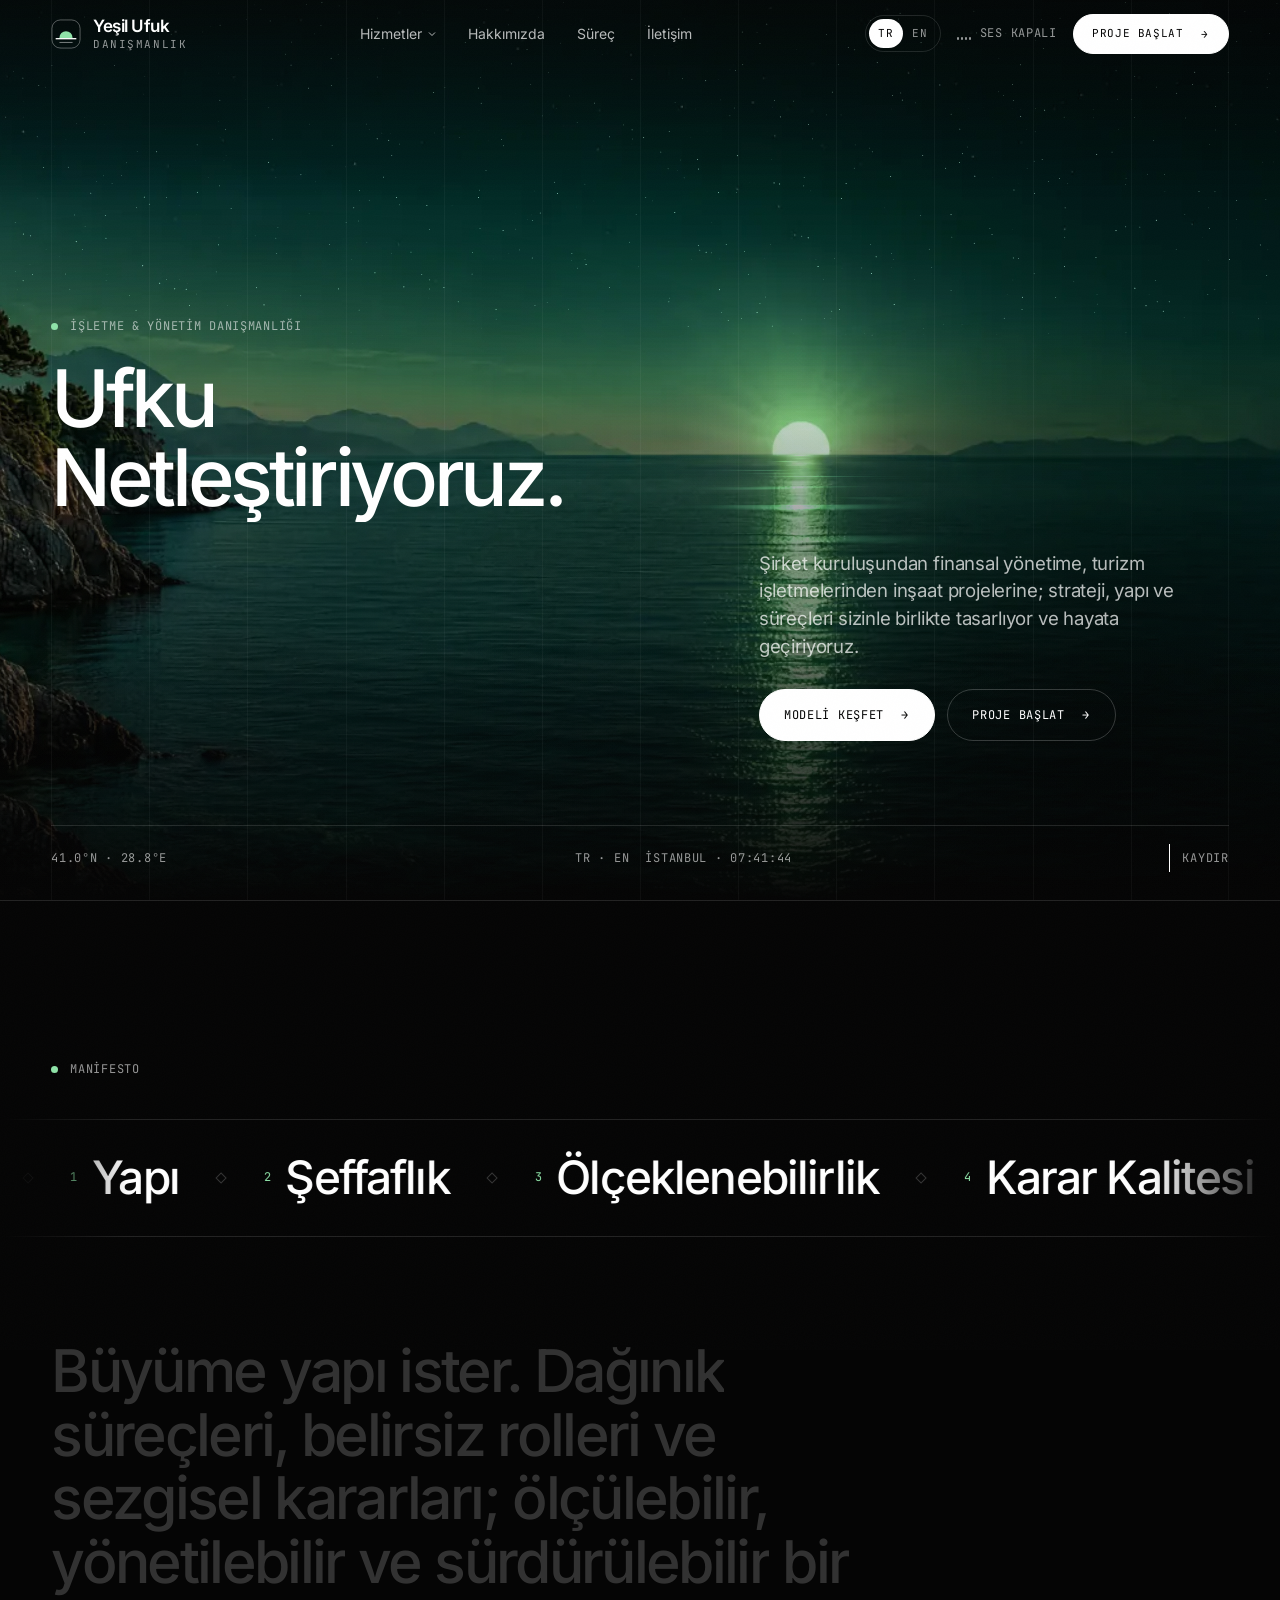
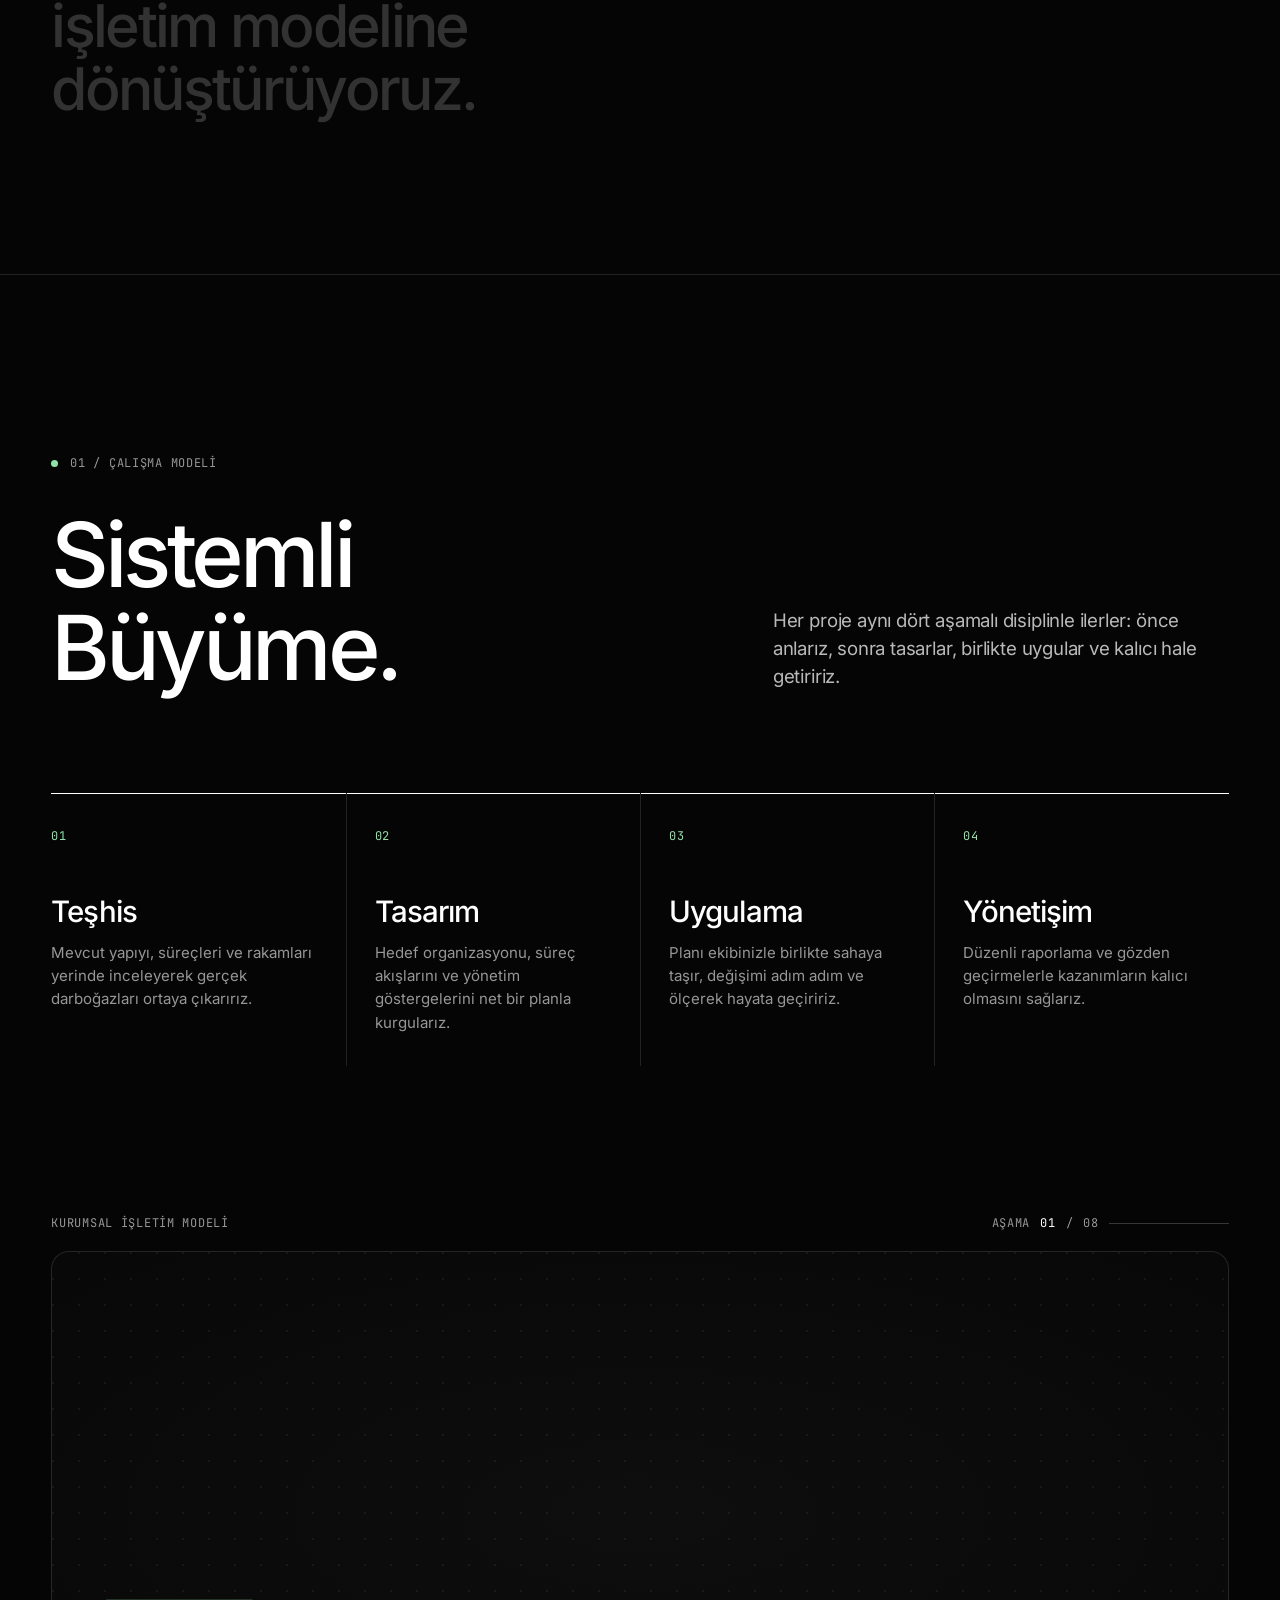
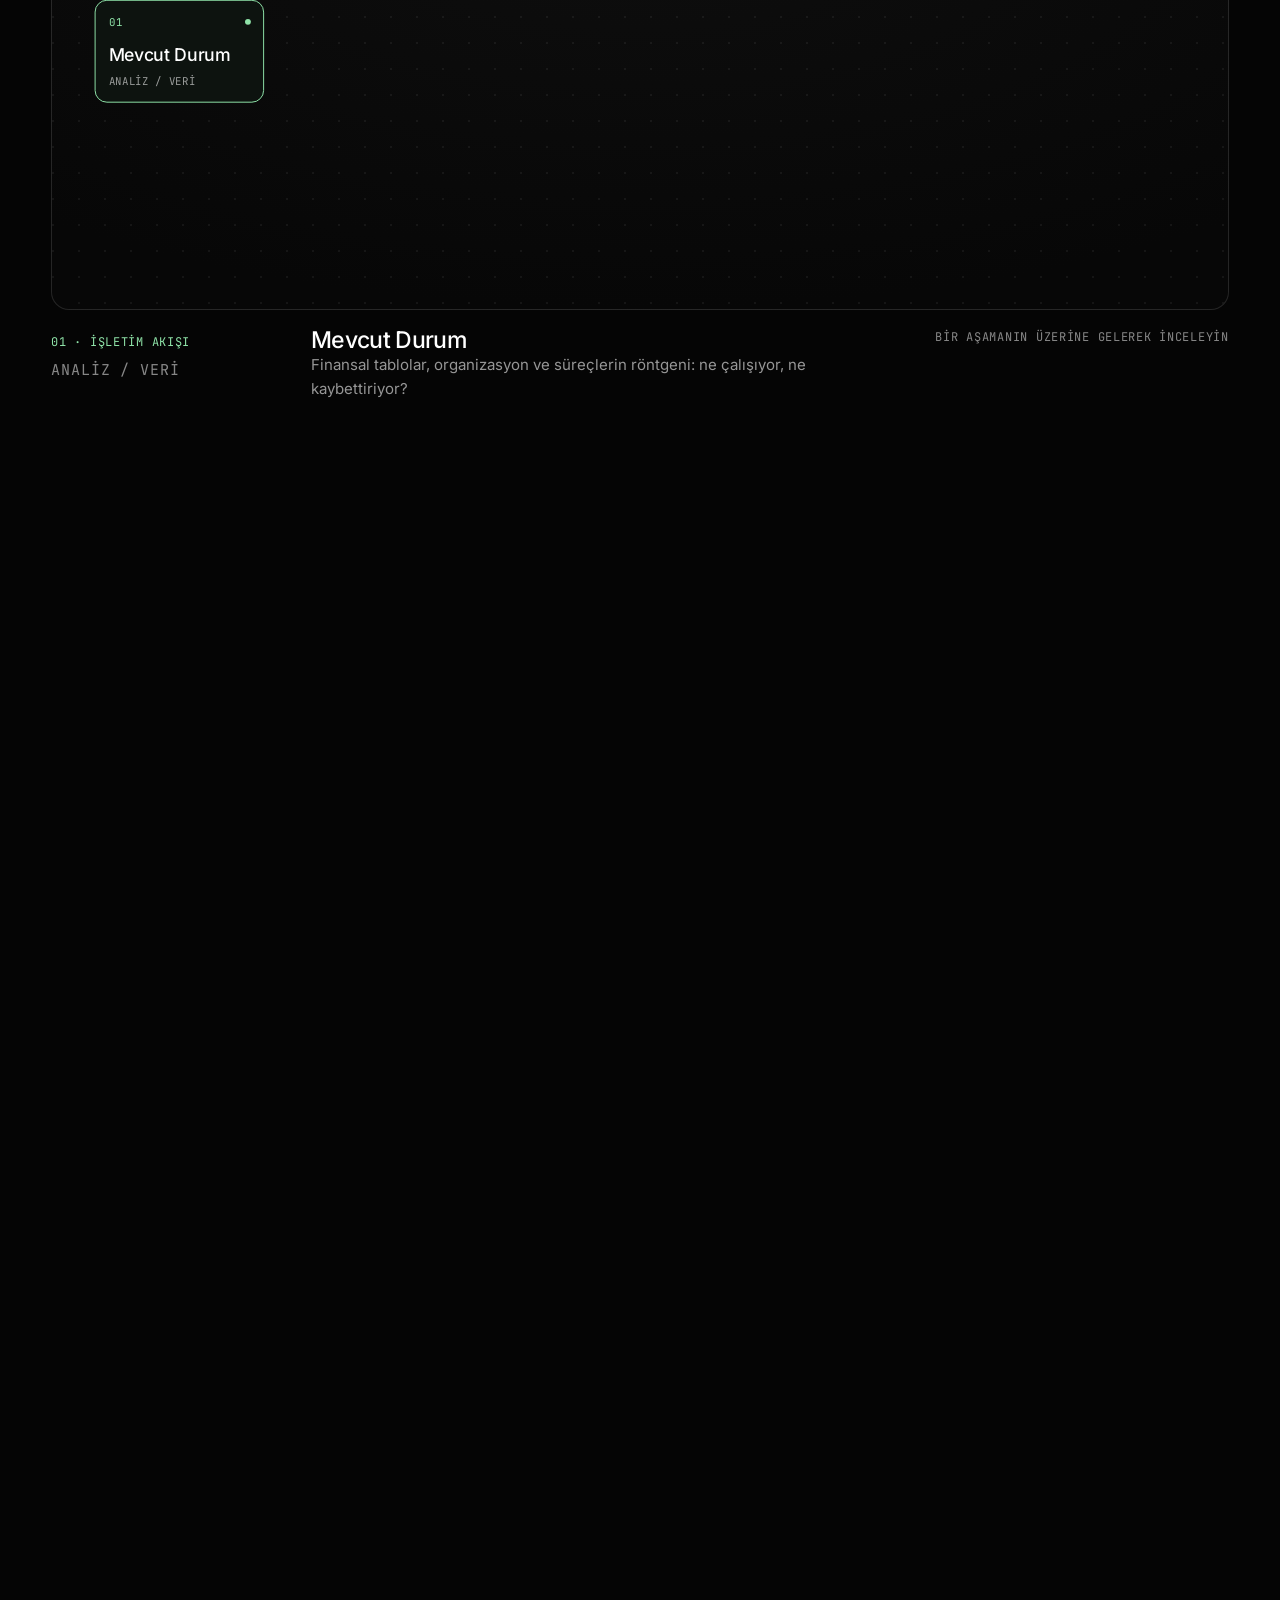
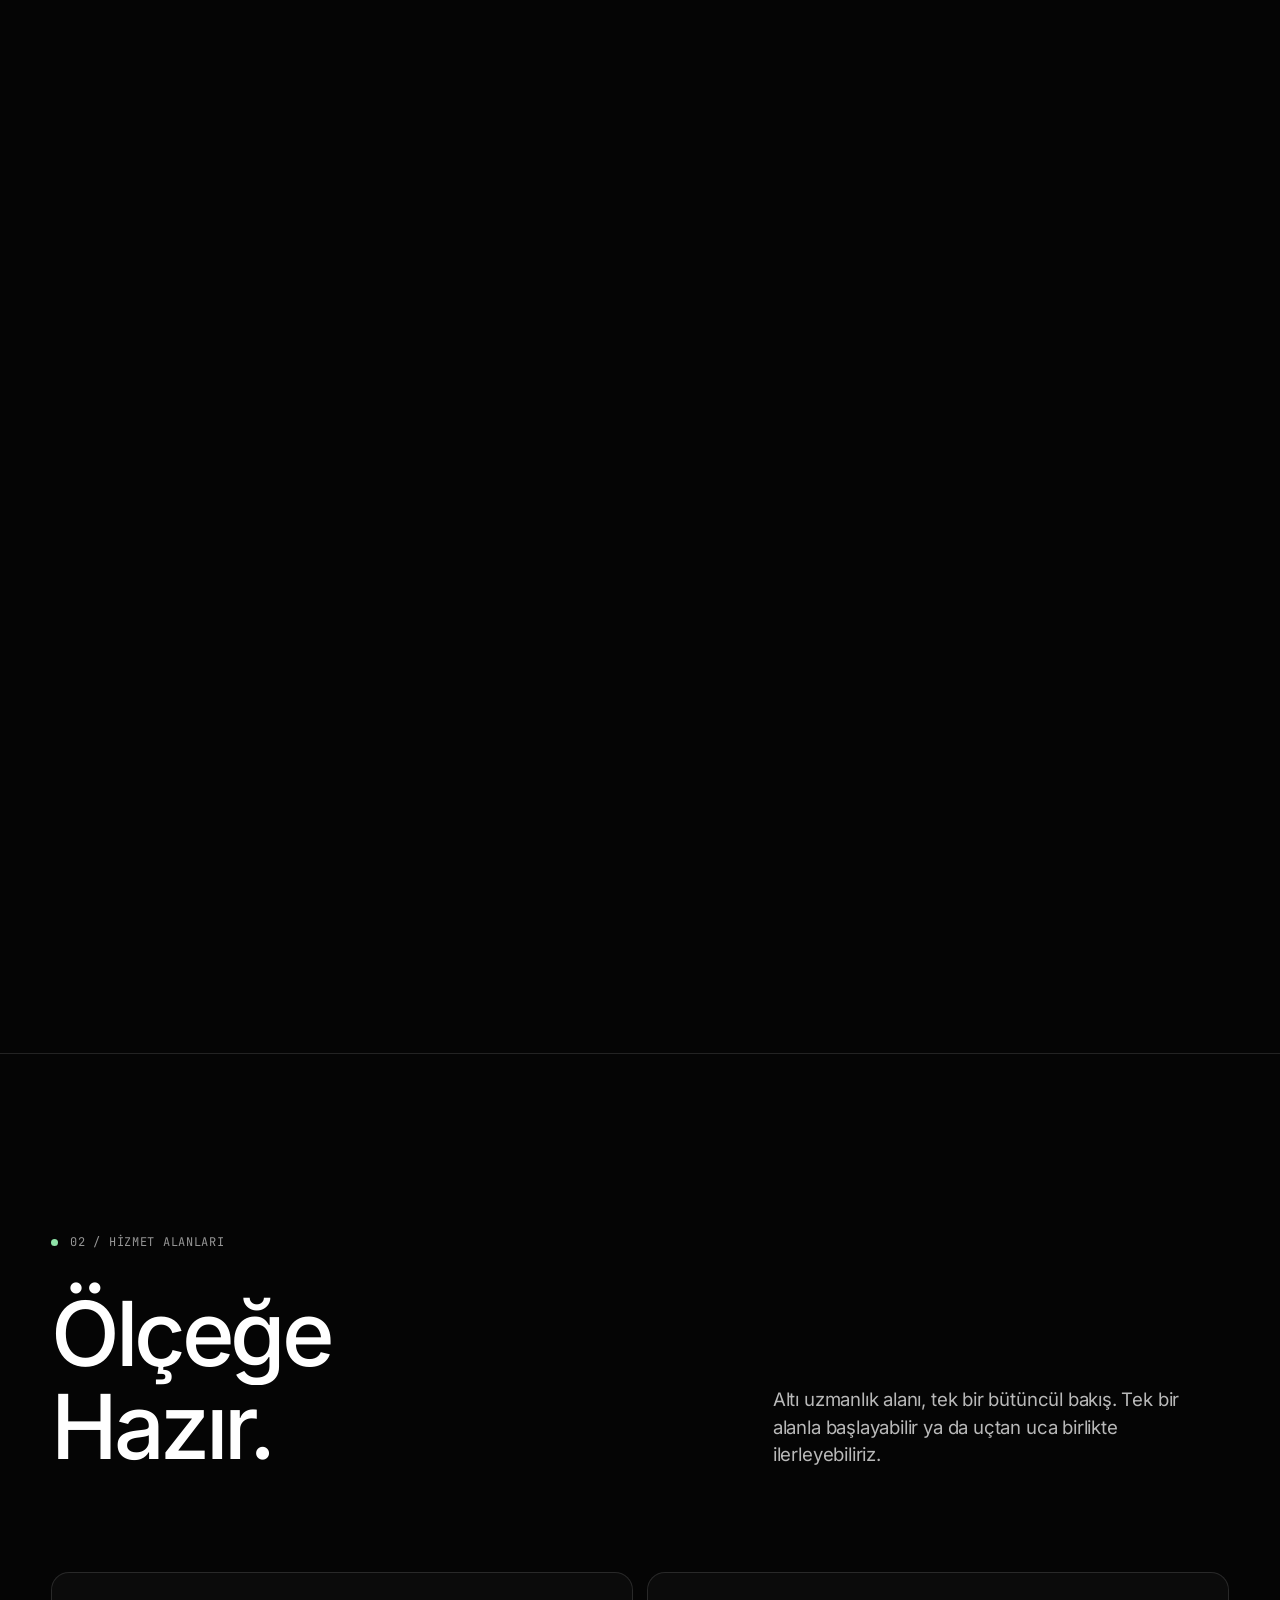
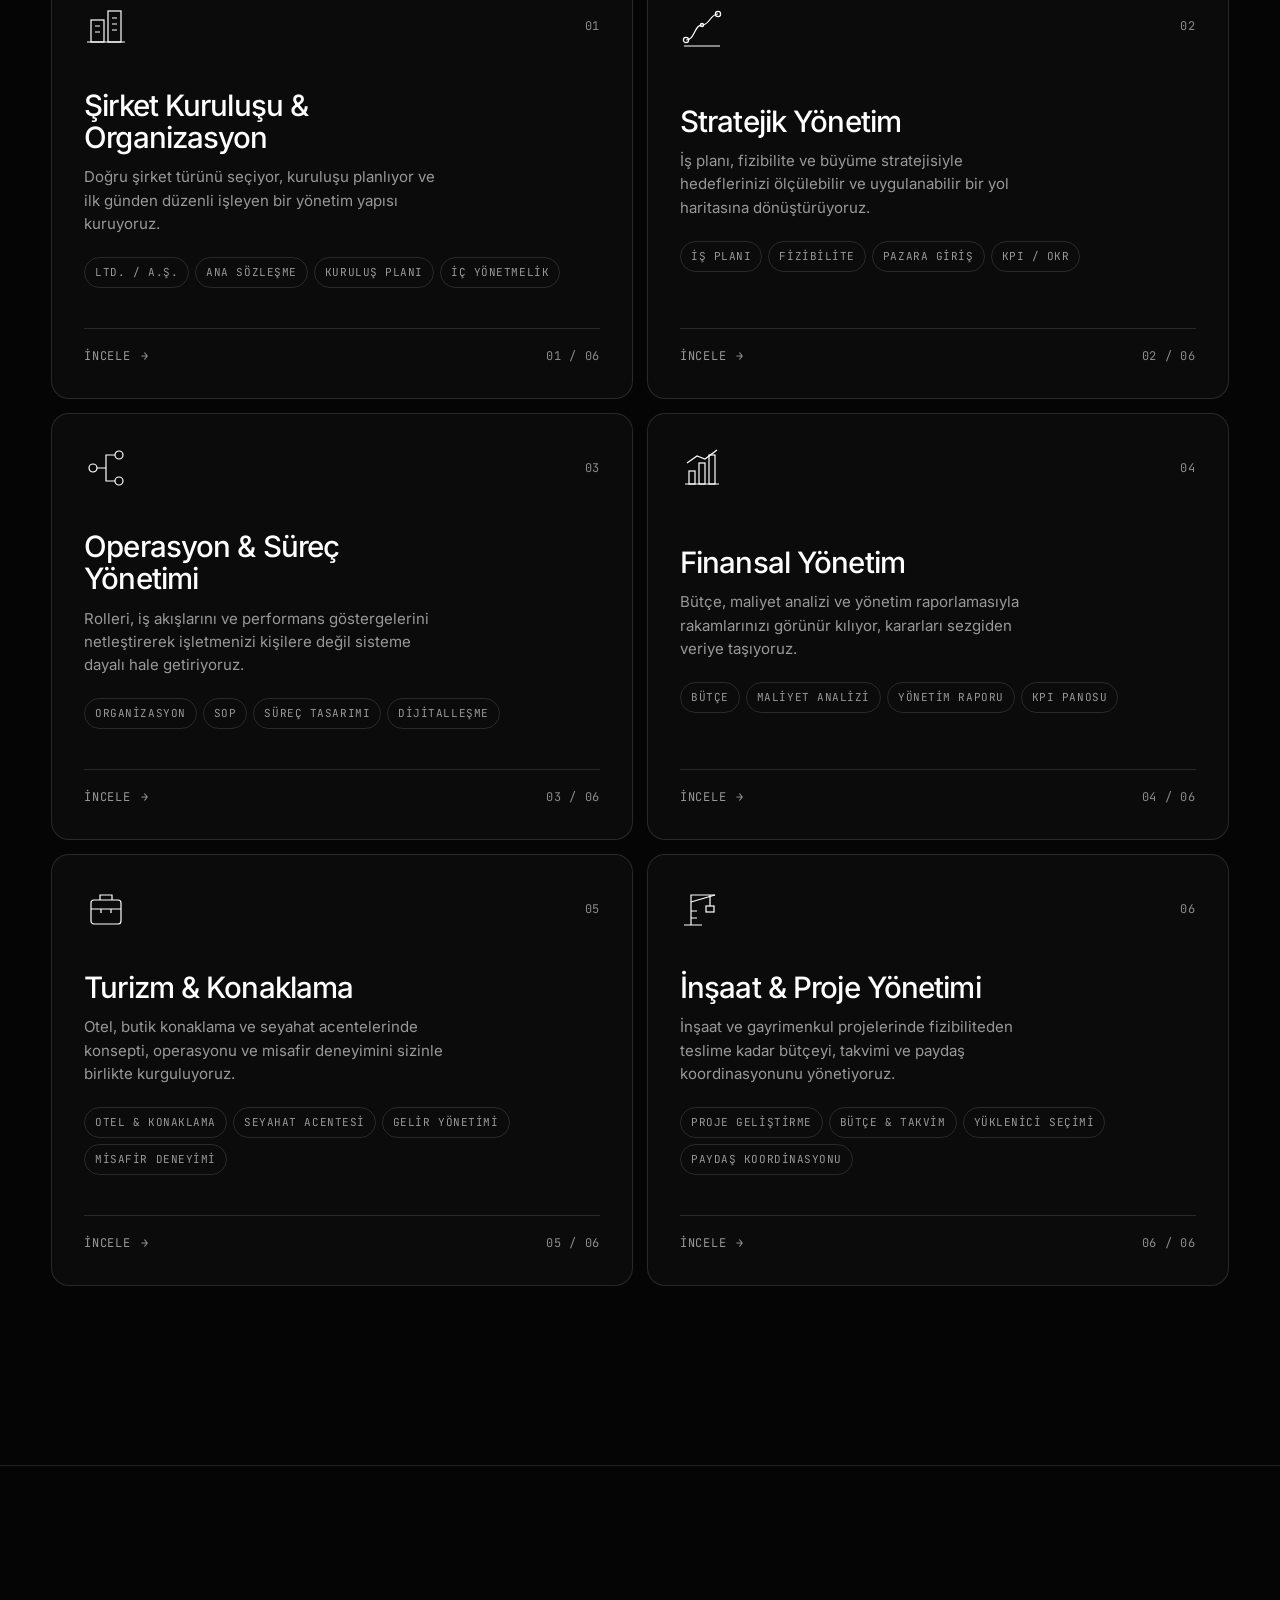
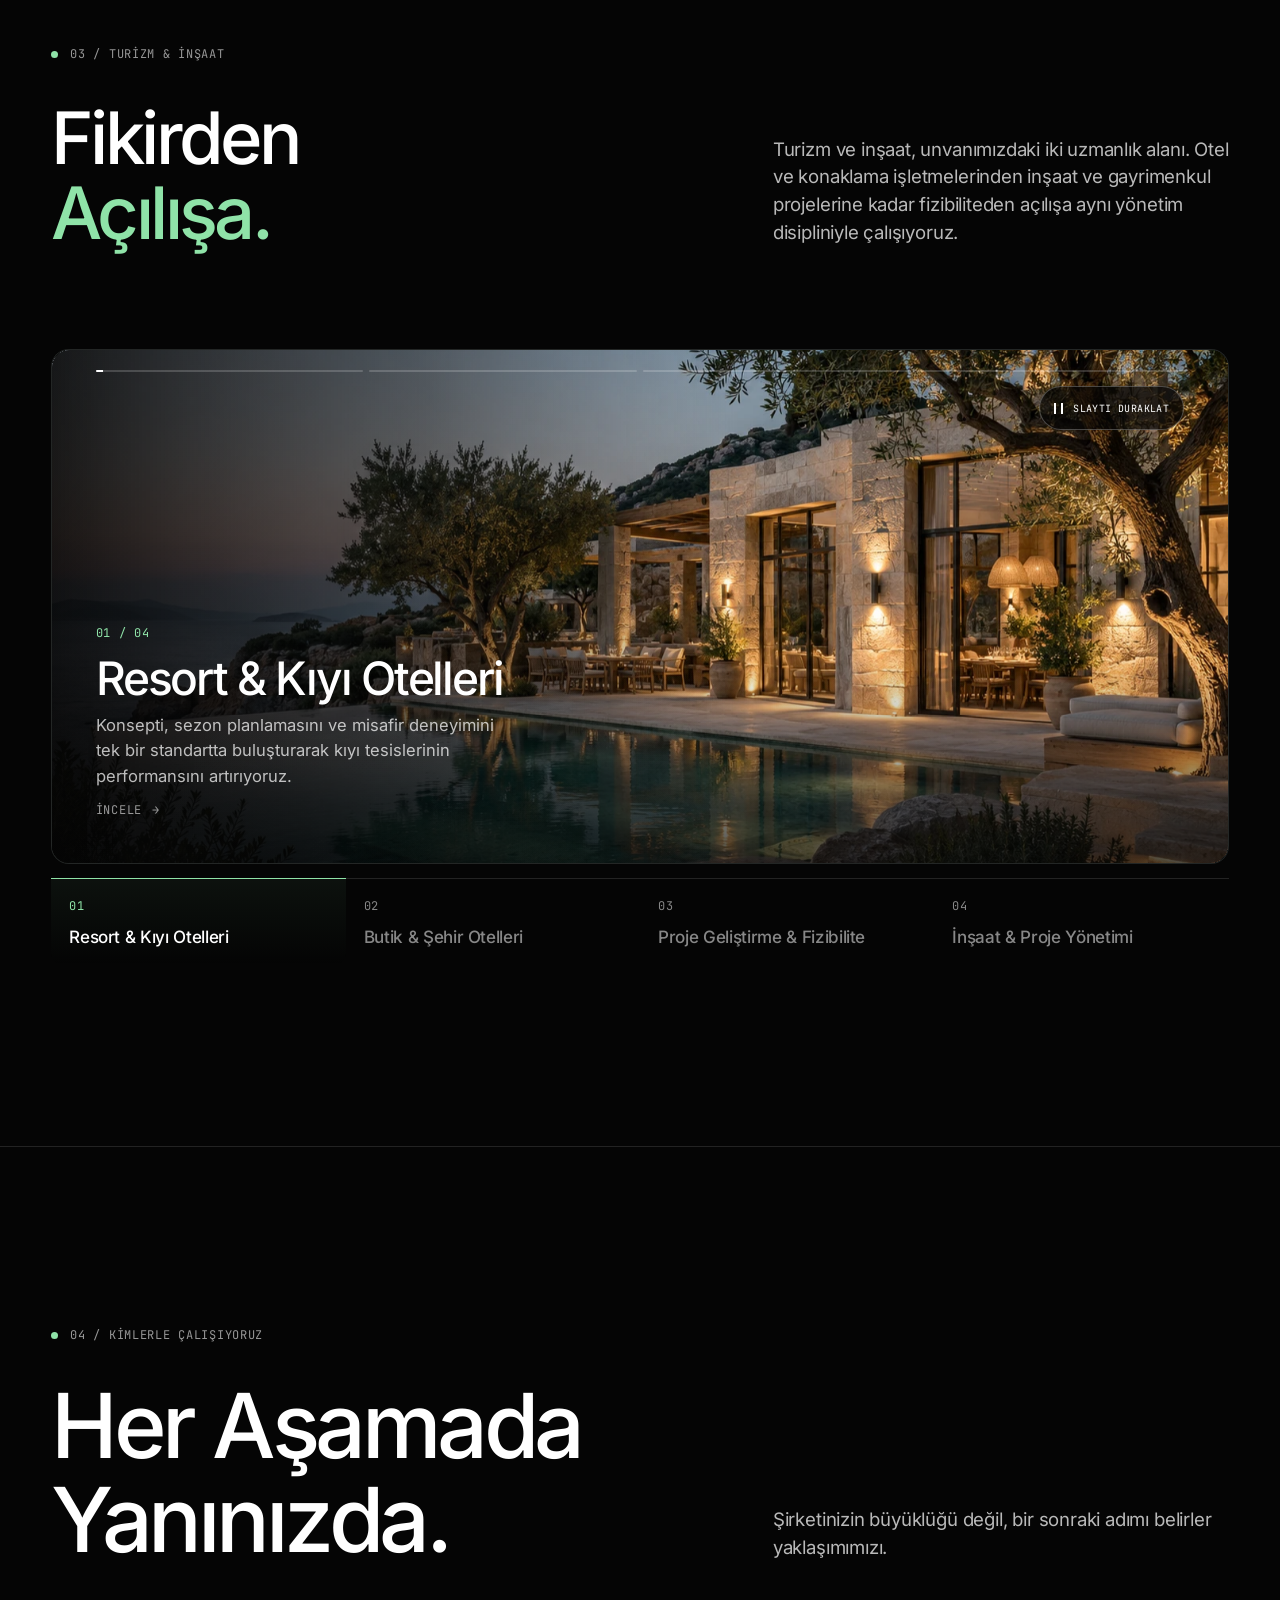
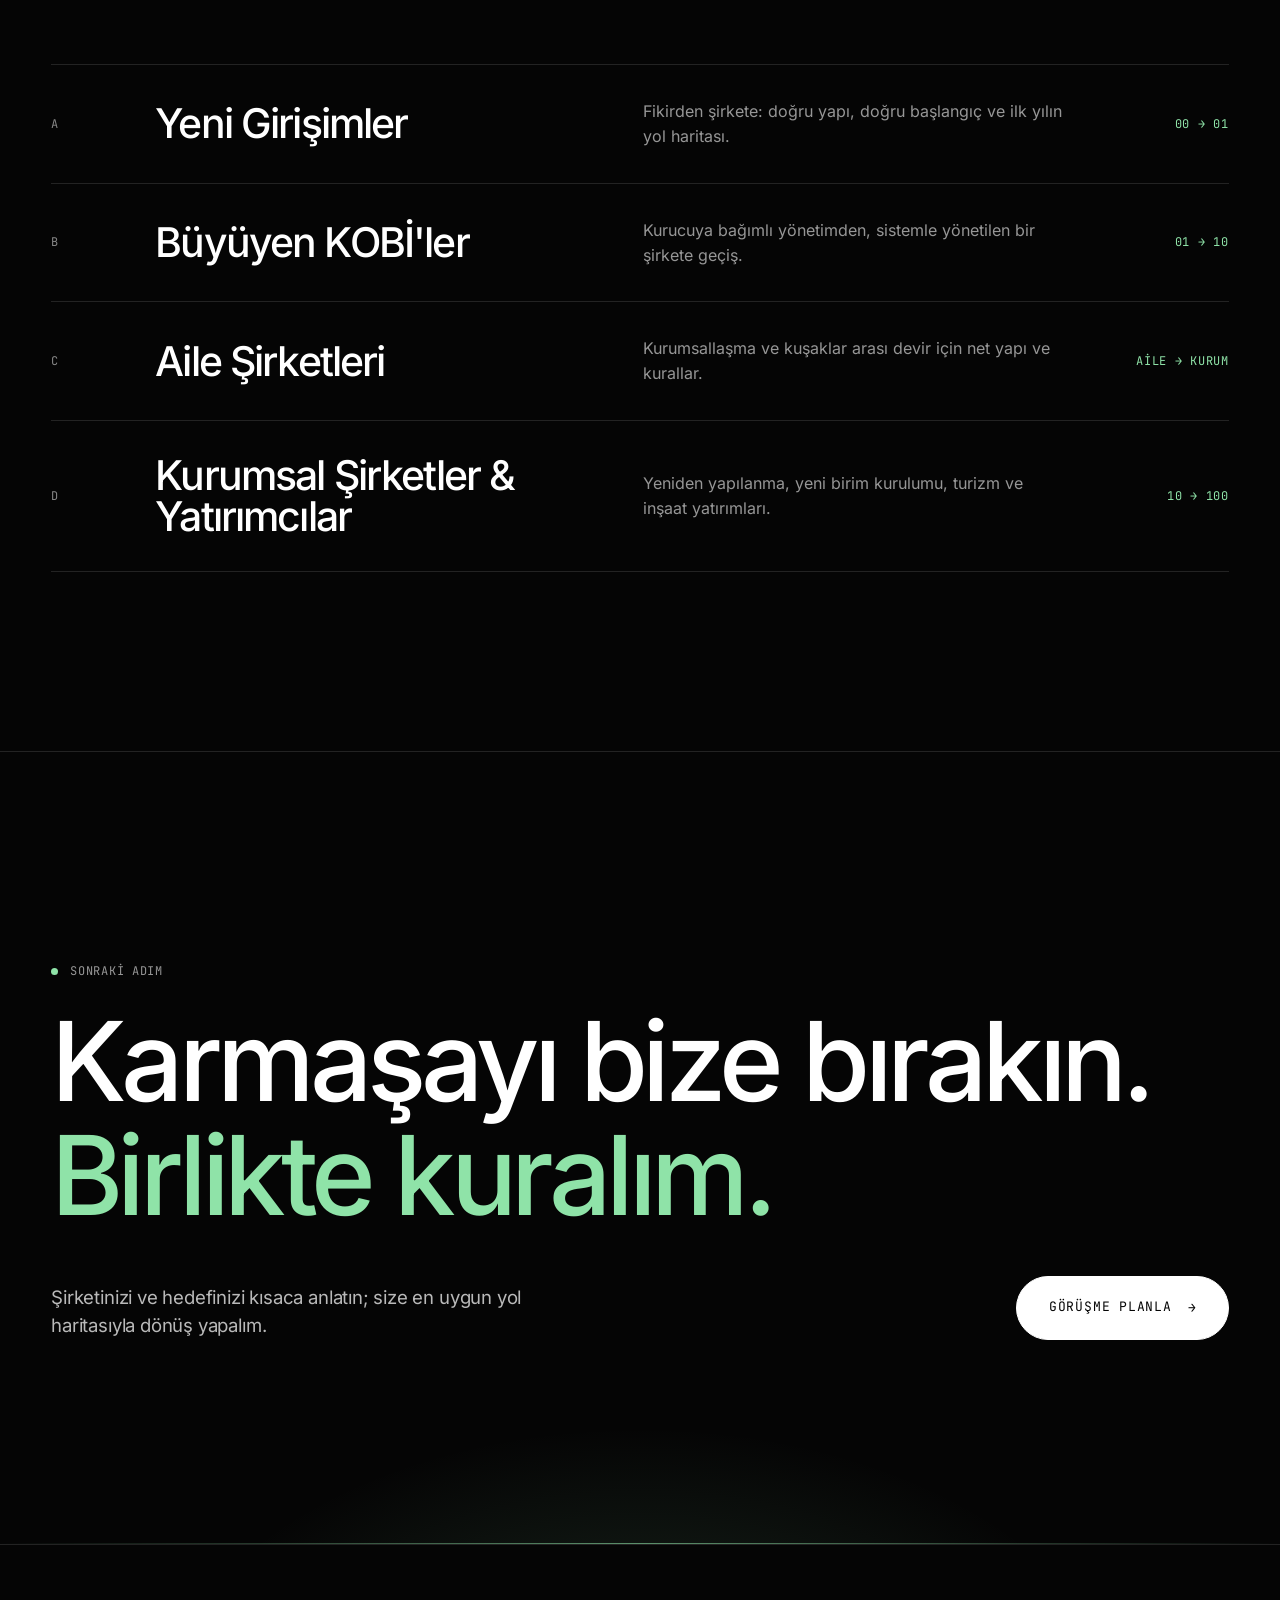
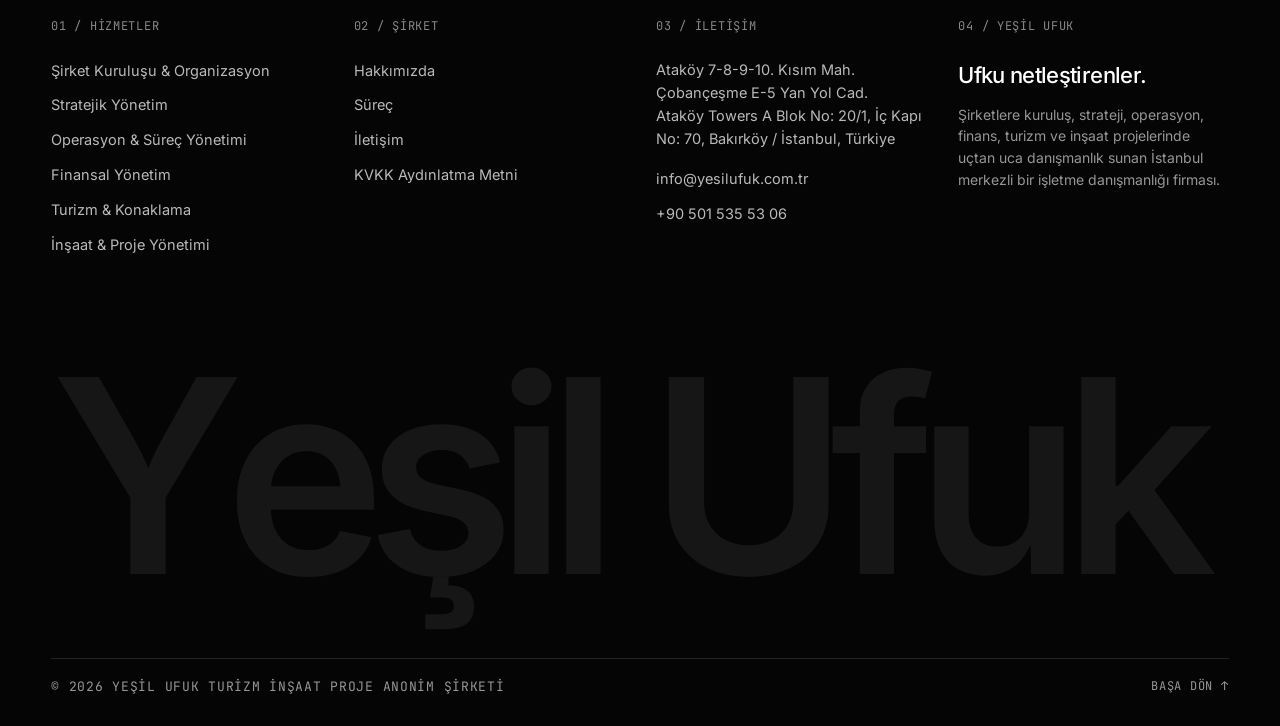
<file: index.html>
<!doctype html>
<html lang="tr">
<head>
  <meta charset="utf-8">
  <meta name="viewport" content="width=device-width, initial-scale=1">
  <title data-i18n="meta.home.title">Yeşil Ufuk | İşletme ve Yönetim Danışmanlığı — İstanbul</title>
  <meta name="description" data-i18n-content="meta.home.desc" content="Yeşil Ufuk; İstanbul Bakırköy merkezli işletme ve yönetim danışmanlığı şirketi. Kuruluş, strateji, operasyon, finans, turizm ve inşaat projeleri danışmanlığı.">
  <meta name="theme-color" content="#050505">
  <link rel="canonical" href="https://yesil-ufuk.github.io/">
  <link rel="alternate" hreflang="tr" href="https://yesil-ufuk.github.io/">
  <link rel="alternate" hreflang="en" href="https://yesil-ufuk.github.io/?lang=en">
  <link rel="alternate" hreflang="x-default" href="https://yesil-ufuk.github.io/">
  <meta name="robots" content="index, follow, max-image-preview:large">
  <meta property="og:type" content="website">
  <meta property="og:site_name" content="Yeşil Ufuk">
  <meta property="og:title" content="Yeşil Ufuk | İşletme ve Yönetim Danışmanlığı — İstanbul">
  <meta property="og:description" content="Yeşil Ufuk; İstanbul Bakırköy merkezli işletme ve yönetim danışmanlığı şirketi. Kuruluş, strateji, operasyon, finans, turizm ve inşaat projeleri danışmanlığı.">
  <meta property="og:url" content="https://yesil-ufuk.github.io/">
  <meta property="og:image" content="https://yesil-ufuk.github.io/assets/img/og.jpg">
  <meta property="og:image:width" content="1200">
  <meta property="og:image:height" content="630">
  <meta property="og:image:alt" content="Yeşil Ufuk — İşletme ve Yönetim Danışmanlığı">
  <meta property="og:locale" content="tr_TR">
  <meta property="og:locale:alternate" content="en_US">
  <meta name="twitter:card" content="summary_large_image">
  <meta name="twitter:title" content="Yeşil Ufuk | İşletme ve Yönetim Danışmanlığı — İstanbul">
  <meta name="twitter:description" content="Yeşil Ufuk; İstanbul Bakırköy merkezli işletme ve yönetim danışmanlığı şirketi. Kuruluş, strateji, operasyon, finans, turizm ve inşaat projeleri danışmanlığı.">
  <meta name="twitter:image" content="https://yesil-ufuk.github.io/assets/img/og.jpg">
  <link rel="icon" type="image/png" sizes="48x48" href="assets/img/favicon-48.png">
  <link rel="apple-touch-icon" href="assets/img/apple-touch-icon.png">
  <link rel="manifest" href="site.webmanifest">
  <link rel="icon" href="assets/img/favicon.svg" type="image/svg+xml">
  <link rel="preload" as="image" type="image/webp" href="assets/img/hero-2560.webp?v=202611110140" imagesrcset="assets/img/hero-1280.webp?v=202611110140 1280w, assets/img/hero-2560.webp?v=202611110140 2560w" imagesizes="100vw">
  <link href="assets/css/fonts.css" rel="stylesheet">
  <link rel="stylesheet" href="assets/css/style.css?v=202611110230">
  <script>document.documentElement.classList.add("js")</script>
  <script type="application/ld+json">
  {
    "@context": "https://schema.org",
    "@graph": [
      {
        "@type": [
          "Organization",
          "ProfessionalService"
        ],
        "@id": "https://yesil-ufuk.github.io/#org",
        "name": "Yeşil Ufuk",
        "alternateName": [
          "Yesil Ufuk",
          "Yeşil Ufuk Danışmanlık",
          "Yesil Ufuk Danismanlik",
          "YEŞİL UFUK TURİZM İNŞAAT PROJE ANONİM ŞİRKETİ",
          "Yeşil Ufuk A.Ş."
        ],
        "legalName": "YEŞİL UFUK TURİZM İNŞAAT PROJE ANONİM ŞİRKETİ",
        "description": "İstanbul merkezli işletme ve yönetim danışmanlığı; turizm ve inşaat projeleri danışmanlığı.",
        "url": "https://yesil-ufuk.github.io/",
        "logo": "https://yesil-ufuk.github.io/assets/img/logo-512.png",
        "image": "https://yesil-ufuk.github.io/assets/img/og.jpg",
        "telephone": "+90 501 535 53 06",
        "address": {
          "@type": "PostalAddress",
          "streetAddress": "Ataköy 7-8-9-10. Kısım Mah. Çobançeşme E-5 Yan Yol Cad. Ataköy Towers A Blok No: 20/1, İç Kapı No: 70",
          "addressLocality": "Bakırköy",
          "addressRegion": "İstanbul",
          "addressCountry": "TR"
        },
        "areaServed": "TR",
        "knowsLanguage": [
          "tr",
          "en"
        ],
        "contactPoint": {
          "@type": "ContactPoint",
          "telephone": "+90-501-535-5306",
          "contactType": "customer service",
          "areaServed": "TR",
          "availableLanguage": [
            "Turkish",
            "English"
          ]
        },
        "hasOfferCatalog": {
          "@type": "OfferCatalog",
          "name": "Hizmetler",
          "itemListElement": [
            {
              "@type": "Offer",
              "itemOffered": {
                "@type": "Service",
                "name": "Şirket Kuruluşu ve Organizasyon",
                "url": "https://yesil-ufuk.github.io/hizmetler.html#kurulus"
              }
            },
            {
              "@type": "Offer",
              "itemOffered": {
                "@type": "Service",
                "name": "Stratejik Yönetim",
                "url": "https://yesil-ufuk.github.io/hizmetler.html#strateji"
              }
            },
            {
              "@type": "Offer",
              "itemOffered": {
                "@type": "Service",
                "name": "Operasyon ve Süreç Yönetimi",
                "url": "https://yesil-ufuk.github.io/hizmetler.html#operasyon"
              }
            },
            {
              "@type": "Offer",
              "itemOffered": {
                "@type": "Service",
                "name": "Finansal Yönetim",
                "url": "https://yesil-ufuk.github.io/hizmetler.html#finans"
              }
            },
            {
              "@type": "Offer",
              "itemOffered": {
                "@type": "Service",
                "name": "Turizm ve Konaklama",
                "url": "https://yesil-ufuk.github.io/hizmetler.html#turizm"
              }
            },
            {
              "@type": "Offer",
              "itemOffered": {
                "@type": "Service",
                "name": "İnşaat ve Proje Yönetimi",
                "url": "https://yesil-ufuk.github.io/hizmetler.html#insaat"
              }
            }
          ]
        }
      },
      {
        "@type": "WebSite",
        "@id": "https://yesil-ufuk.github.io/#website",
        "url": "https://yesil-ufuk.github.io/",
        "name": "Yeşil Ufuk",
        "alternateName": [
          "Yesil Ufuk",
          "Yeşil Ufuk Danışmanlık"
        ],
        "inLanguage": [
          "tr",
          "en"
        ],
        "publisher": {
          "@id": "https://yesil-ufuk.github.io/#org"
        }
      }
    ]
  }
  </script>
</head>
<body data-page="home">
  <div id="site-header"></div>

  <main id="main">
    <!-- ============ HERO ============ -->
    <section class="hero" data-hero aria-labelledby="hero-h">
      <picture class="hero__still" aria-hidden="true">
        <source type="image/webp" srcset="assets/img/hero-1280.webp?v=202611110140 1280w, assets/img/hero-2560.webp?v=202611110140 2560w" sizes="100vw">
        <img src="assets/img/hero-1280.jpg?v=202611110140" alt="" width="1280" height="720" fetchpriority="high" decoding="async">
      </picture>
      <canvas class="hero__canvas" data-photo-sea aria-hidden="true"></canvas>
      <div class="hero__cols" aria-hidden="true"><i></i><i></i><i></i><i></i><i></i><i></i><i></i><i></i><i></i><i></i><i></i><i></i></div>
      <div class="wrap">
        <div class="hero__grid">
          <div>
            <span class="eyebrow mono" data-scramble data-i18n="home.eyebrow">İşletme &amp; Yönetim Danışmanlığı</span>
            <h1 class="display split" id="hero-h">
              <span class="ln"><span data-i18n="home.h1a">Ufku</span></span>
              <span class="ln"><span data-i18n="home.h1b">Netleştiriyoruz.</span></span>
            </h1>
          </div>
          <div class="hero__side">
            <p class="lead" data-hero-fade data-i18n="home.lead">Şirket kuruluşundan finansal yönetime, turizm işletmelerinden inşaat projelerine; strateji, yapı ve süreçleri sizinle birlikte tasarlıyor ve hayata geçiriyoruz.</p>
            <div class="hero__cta" data-hero-fade>
              <a class="btn" href="#model" data-magnetic><span class="btn__label" data-i18n="home.cta1">Modeli Keşfet</span><span class="arr" aria-hidden="true"></span></a>
              <a class="btn btn--ghost" href="iletisim.html" data-magnetic><span class="btn__label" data-i18n="nav.cta">Proje Başlat</span><span class="arr" aria-hidden="true"></span></a>
            </div>
          </div>
        </div>
        <div class="hero__meta mono" data-hero-fade>
          <span>41.0°N · 28.8°E</span>
          <span>TR · EN</span>
          <span><span data-i18n="home.time">İstanbul</span> · <span data-clock>--:--:--</span></span>
          <span class="scroll-cue"><i aria-hidden="true"></i><span data-i18n="home.scroll">Kaydır</span></span>
        </div>
      </div>
    </section>

    <!-- ============ MANIFESTO ============ -->
    <section class="manifesto" aria-labelledby="man-h">
      <div class="wrap">
        <span class="eyebrow mono" id="man-h" data-scramble data-i18n="man.label">Manifesto</span>
      </div>
      <div class="marquee" data-marquee aria-hidden="true">
        <div class="marquee__track">
          <div class="marquee__group">
            <span class="marquee__item"><span class="n mono">1</span><span data-i18n="man.k1">Yapı</span></span><span class="marquee__sep"></span>
            <span class="marquee__item"><span class="n mono">2</span><span data-i18n="man.k2">Şeffaflık</span></span><span class="marquee__sep"></span>
            <span class="marquee__item"><span class="n mono">3</span><span data-i18n="man.k3">Ölçeklenebilirlik</span></span><span class="marquee__sep"></span>
            <span class="marquee__item"><span class="n mono">4</span><span data-i18n="man.k4">Karar Kalitesi</span></span><span class="marquee__sep"></span>
            <span class="marquee__item"><span class="n mono">1</span><span data-i18n="man.k1">Yapı</span></span><span class="marquee__sep"></span>
            <span class="marquee__item"><span class="n mono">2</span><span data-i18n="man.k2">Şeffaflık</span></span><span class="marquee__sep"></span>
            <span class="marquee__item"><span class="n mono">3</span><span data-i18n="man.k3">Ölçeklenebilirlik</span></span><span class="marquee__sep"></span>
            <span class="marquee__item"><span class="n mono">4</span><span data-i18n="man.k4">Karar Kalitesi</span></span><span class="marquee__sep"></span>
          </div>
        </div>
      </div>
      <div class="wrap">
        <p class="manifesto__text" data-ink data-i18n="man.text">Büyüme yapı ister. Dağınık süreçleri, belirsiz rolleri ve sezgisel kararları; ölçülebilir, yönetilebilir ve sürdürülebilir bir işletim modeline dönüştürüyoruz.</p>
      </div>
    </section>

    <!-- ============ 01 OPERATING MODEL ============ -->
    <section class="sec" id="model" aria-labelledby="mod-h">
      <div class="wrap">
        <div class="sec-head">
          <span class="eyebrow mono" data-scramble data-i18n="mod.label">01 / Çalışma Modeli</span>
          <h2 class="h2 split" id="mod-h">
            <span class="ln"><span data-i18n="mod.h2a">Sistemli</span></span>
            <span class="ln"><span data-i18n="mod.h2b">Büyüme.</span></span>
          </h2>
          <p class="lead" data-reveal data-i18n="mod.lead">Her proje aynı dört aşamalı disiplinle ilerler: önce anlarız, sonra tasarlar, birlikte uygular ve kalıcı hale getiririz.</p>
        </div>
        <div class="steps" data-stagger>
          <div class="step"><i class="step__bar" aria-hidden="true"></i><span class="step__n mono">01</span><h3 class="h3" data-i18n="st1.t">Teşhis</h3><p data-i18n="st1.d">Mevcut yapıyı, süreçleri ve rakamları yerinde inceleyerek gerçek darboğazları ortaya çıkarırız.</p></div>
          <div class="step"><i class="step__bar" aria-hidden="true"></i><span class="step__n mono">02</span><h3 class="h3" data-i18n="st2.t">Tasarım</h3><p data-i18n="st2.d">Hedef organizasyonu, süreç akışlarını ve yönetim göstergelerini net bir planla kurgularız.</p></div>
          <div class="step"><i class="step__bar" aria-hidden="true"></i><span class="step__n mono">03</span><h3 class="h3" data-i18n="st3.t">Uygulama</h3><p data-i18n="st3.d">Planı ekibinizle birlikte sahaya taşır, değişimi adım adım ve ölçerek hayata geçiririz.</p></div>
          <div class="step"><i class="step__bar" aria-hidden="true"></i><span class="step__n mono">04</span><h3 class="h3" data-i18n="st4.t">Yönetişim</h3><p data-i18n="st4.d">Düzenli raporlama ve gözden geçirmelerle kazanımların kalıcı olmasını sağlarız.</p></div>
        </div>
      </div>

      <div class="model" data-model>
        <div class="model__stage wrap">
          <div class="model__top mono">
            <span class="model__label" data-i18n="mod.dg">Kurumsal İşletim Modeli</span>
            <span class="model__count"><span data-i18n="mod.stage">Aşama</span> <b data-dg-count>00</b> / <span data-dg-total>08</span> <span class="model__track"><i data-dg-track></i></span></span>
          </div>
          <div class="model__canvas">
            <svg class="model__svg" role="group" aria-labelledby="mod-dg-t" viewBox="0 0 1200 600"><title id="mod-dg-t" data-i18n="mod.dg">Kurumsal İşletim Modeli</title></svg>
          </div>
          <div class="model__info">
            <div><span class="k mono" data-dg-k></span><p class="sub mono" data-dg-s></p></div>
            <div><h4 data-dg-t></h4><p data-dg-d></p></div>
            <span class="hint mono" data-dg-hint></span>
          </div>
        </div>
      </div>
    </section>

    <!-- ============ 02 SERVICES ============ -->
    <section class="sec" id="hizmetler" aria-labelledby="svc-h">
      <div class="wrap">
        <div class="sec-head">
          <span class="eyebrow mono" data-scramble data-i18n="svc.label">02 / Hizmet Alanları</span>
          <h2 class="h2 split" id="svc-h">
            <span class="ln"><span data-i18n="svc.h2a">Ölçeğe</span></span>
            <span class="ln"><span data-i18n="svc.h2b">Hazır.</span></span>
          </h2>
          <p class="lead" data-reveal data-i18n="svc.lead">Altı uzmanlık alanı, tek bir bütüncül bakış. Tek bir alanla başlayabilir ya da uçtan uca birlikte ilerleyebiliriz.</p>
        </div>

        <div class="cards" data-stagger>
          <article class="card">
            <div class="card__top">
              <svg class="card__icon" viewBox="0 0 44 44" aria-hidden="true"><rect x="7" y="15" width="13" height="22"/><rect x="24" y="6" width="13" height="31"/><line x1="3" y1="37" x2="41" y2="37"/><line x1="11" y1="21" x2="16" y2="21"/><line x1="11" y1="27" x2="16" y2="27"/><line x1="28" y1="13" x2="33" y2="13"/><line x1="28" y1="19" x2="33" y2="19"/><line x1="28" y1="25" x2="33" y2="25"/></svg>
              <span class="mono">01</span>
            </div>
            <div>
              <h3 class="h3" data-i18n="s.kurulus.t">Şirket Kuruluşu &amp; Organizasyon</h3>
              <p data-i18n="s.kurulus.d">Doğru şirket türünü seçiyor, kuruluşu planlıyor ve ilk günden düzenli işleyen bir yönetim yapısı kuruyoruz.</p>
              <ul class="tags" data-i18n="s.kurulus.tags"><li>Ltd. / A.Ş.</li><li>Ana Sözleşme</li><li>Kuruluş Planı</li><li>İç Yönetmelik</li></ul>
            </div>
            <div class="card__foot"><a class="link-arrow card__link" href="hizmetler.html#kurulus"><span data-i18n="svc.more">İncele</span> <i>→</i></a><span class="mono" style="color:var(--mute)">01 / 06</span></div>
          </article>

          <article class="card">
            <div class="card__top">
              <svg class="card__icon" viewBox="0 0 44 44" aria-hidden="true"><path d="M6 35 C 15 35, 14 20, 22 20 S 30 9, 38 9"/><circle cx="6" cy="35" r="2.6"/><circle cx="38" cy="9" r="2.6"/><circle cx="22" cy="20" r="1.6"/><line x1="4" y1="41" x2="40" y2="41"/></svg>
              <span class="mono">02</span>
            </div>
            <div>
              <h3 class="h3" data-i18n="s.strateji.t">Stratejik Yönetim</h3>
              <p data-i18n="s.strateji.d">İş planı, fizibilite ve büyüme stratejisiyle hedeflerinizi ölçülebilir ve uygulanabilir bir yol haritasına dönüştürüyoruz.</p>
              <ul class="tags" data-i18n="s.strateji.tags"><li>İş Planı</li><li>Fizibilite</li><li>Pazara Giriş</li><li>KPI / OKR</li></ul>
            </div>
            <div class="card__foot"><a class="link-arrow card__link" href="hizmetler.html#strateji"><span data-i18n="svc.more">İncele</span> <i>→</i></a><span class="mono" style="color:var(--mute)">02 / 06</span></div>
          </article>

          <article class="card">
            <div class="card__top">
              <svg class="card__icon" viewBox="0 0 44 44" aria-hidden="true"><circle cx="9" cy="22" r="4"/><circle cx="35" cy="9" r="4"/><circle cx="35" cy="35" r="4"/><path d="M13 22 H22 V9 H31 M22 22 V35 H31"/></svg>
              <span class="mono">03</span>
            </div>
            <div>
              <h3 class="h3" data-i18n="s.operasyon.t">Operasyon &amp; Süreç Yönetimi</h3>
              <p data-i18n="s.operasyon.d">Rolleri, iş akışlarını ve performans göstergelerini netleştirerek işletmenizi kişilere değil sisteme dayalı hale getiriyoruz.</p>
              <ul class="tags" data-i18n="s.operasyon.tags"><li>Organizasyon</li><li>SOP</li><li>Süreç Tasarımı</li><li>Dijitalleşme</li></ul>
            </div>
            <div class="card__foot"><a class="link-arrow card__link" href="hizmetler.html#operasyon"><span data-i18n="svc.more">İncele</span> <i>→</i></a><span class="mono" style="color:var(--mute)">03 / 06</span></div>
          </article>

          <article class="card">
            <div class="card__top">
              <svg class="card__icon" viewBox="0 0 44 44" aria-hidden="true"><line x1="5" y1="38" x2="39" y2="38"/><rect x="9" y="25" width="6" height="13"/><rect x="19" y="17" width="6" height="21"/><rect x="29" y="9" width="6" height="29"/><polyline points="7,17 17,10 25,13 37,4"/></svg>
              <span class="mono">04</span>
            </div>
            <div>
              <h3 class="h3" data-i18n="s.finans.t">Finansal Yönetim</h3>
              <p data-i18n="s.finans.d">Bütçe, maliyet analizi ve yönetim raporlamasıyla rakamlarınızı görünür kılıyor, kararları sezgiden veriye taşıyoruz.</p>
              <ul class="tags" data-i18n="s.finans.tags"><li>Bütçe</li><li>Maliyet Analizi</li><li>Yönetim Raporu</li><li>KPI Panosu</li></ul>
            </div>
            <div class="card__foot"><a class="link-arrow card__link" href="hizmetler.html#finans"><span data-i18n="svc.more">İncele</span> <i>→</i></a><span class="mono" style="color:var(--mute)">04 / 06</span></div>
          </article>
          <article class="card">
            <div class="card__top">
              <svg class="card__icon" viewBox="0 0 44 44" aria-hidden="true"><rect x="7" y="13" width="30" height="24" rx="3"/><path d="M16 13 V8 H28 V13"/><line x1="7" y1="22" x2="37" y2="22"/><line x1="17" y1="22" x2="17" y2="26"/><line x1="27" y1="22" x2="27" y2="26"/></svg>
              <span class="mono">05</span>
            </div>
            <div>
              <h3 class="h3" data-i18n="s.turizm.t">Turizm &amp; Konaklama</h3>
              <p data-i18n="s.turizm.d">Otel, butik konaklama ve seyahat acentelerinde konsepti, operasyonu ve misafir deneyimini sizinle birlikte kurguluyoruz.</p>
              <ul class="tags" data-i18n="s.turizm.tags"><li>Otel &amp; Konaklama</li><li>Seyahat Acentesi</li><li>Gelir Yönetimi</li><li>Misafir Deneyimi</li></ul>
            </div>
            <div class="card__foot"><a class="link-arrow card__link" href="hizmetler.html#turizm"><span data-i18n="svc.more">İncele</span> <i>→</i></a><span class="mono" style="color:var(--mute)">05 / 06</span></div>
          </article>

          <article class="card">
            <div class="card__top">
              <svg class="card__icon" viewBox="0 0 44 44" aria-hidden="true"><path d="M11 38 V8 H35"/><line x1="11" y1="15" x2="35" y2="8"/><line x1="30" y1="8" x2="30" y2="19"/><rect x="26" y="19" width="8" height="6"/><line x1="4" y1="38" x2="22" y2="38"/><line x1="11" y1="24" x2="17" y2="24"/><line x1="11" y1="31" x2="17" y2="31"/></svg>
              <span class="mono">06</span>
            </div>
            <div>
              <h3 class="h3" data-i18n="s.insaat.t">İnşaat &amp; Proje Yönetimi</h3>
              <p data-i18n="s.insaat.d">İnşaat ve gayrimenkul projelerinde fizibiliteden teslime kadar bütçeyi, takvimi ve paydaş koordinasyonunu yönetiyoruz.</p>
              <ul class="tags" data-i18n="s.insaat.tags"><li>Proje Geliştirme</li><li>Bütçe &amp; Takvim</li><li>Yüklenici Seçimi</li><li>Paydaş Koordinasyonu</li></ul>
            </div>
            <div class="card__foot"><a class="link-arrow card__link" href="hizmetler.html#insaat"><span data-i18n="svc.more">İncele</span> <i>→</i></a><span class="mono" style="color:var(--mute)">06 / 06</span></div>
          </article>
        </div>
      </div>
    </section>

    <!-- ============ 03 TOURISM ============ -->
    <section class="sec" id="turizm-blok" aria-labelledby="tour-h">
      <div class="wrap">
        <div class="sec-head">
          <span class="eyebrow mono" data-scramble data-i18n="tour.label">03 / Turizm &amp; İnşaat</span>
          <h2 class="h2 split tour__heading" id="tour-h">
            <span class="ln"><span data-i18n="tour.h2a">Fikirden</span></span>
            <span class="ln"><span class="accent" data-i18n="tour.h2b">Açılışa.</span></span>
          </h2>
          <p class="lead" data-reveal data-i18n="tour.lead">Turizm ve inşaat, unvanımızdaki iki uzmanlık alanı. Otel ve konaklama işletmelerinden inşaat ve gayrimenkul projelerine kadar fizibiliteden açılışa aynı yönetim disipliniyle çalışıyoruz.</p>
        </div>
        <div class="tour" data-tour data-reveal>
          <div class="tour__stage">
            <div class="tour__slides" data-tour-slides>
            <picture class="tour__slide is-active" data-slide="0">
              <source type="image/webp" srcset="assets/img/tour/resort-coast-960.webp 960w, assets/img/tour/resort-coast.webp 1672w" sizes="(max-width: 900px) 100vw, 1400px">
              <img src="assets/img/tour/resort-coast-1280.jpg" alt="Ege kıyısından esinlenen taş otel, zeytin ağaçları ve denize açılan sonsuzluk havuzu" width="1280" height="720" loading="lazy" decoding="async" draggable="false">
            </picture>
            <picture class="tour__slide" data-slide="1">
              <source type="image/webp" srcset="assets/img/tour/boutique-courtyard-960.webp 960w, assets/img/tour/boutique-courtyard.webp 1672w" sizes="(max-width: 900px) 100vw, 1400px">
              <img src="assets/img/tour/boutique-courtyard-1280.jpg" alt="Kapadokya'dan esinlenen kemerli taş avlu, butik otel terası ve doğal dokular" width="1280" height="720" loading="lazy" decoding="async" draggable="false">
            </picture>
            <picture class="tour__slide" data-slide="2">
              <source type="image/webp" srcset="assets/img/tour/bosphorus-hotel-960.webp 960w, assets/img/tour/bosphorus-hotel.webp 1672w" sizes="(max-width: 900px) 100vw, 1400px">
              <img src="assets/img/tour/bosphorus-hotel-1280.jpg" alt="Boğaz kıyısından esinlenen tamamlanmış bir otel projesi: çağdaş cephe ve akşam ışığında sahil terası" width="1280" height="720" loading="lazy" decoding="async" draggable="false">
            </picture>
            <picture class="tour__slide" data-slide="3">
              <source type="image/webp" srcset="assets/img/tour/hotel-development-960.webp 960w, assets/img/tour/hotel-development.webp 1672w" sizes="(max-width: 900px) 100vw, 1400px">
              <img src="assets/img/tour/hotel-development-1280.jpg" alt="Akdeniz kıyısından esinlenen otel yatırımı: betonarme yapı, taş cephe, iskele ve kule vinç" width="1280" height="720" loading="lazy" decoding="async" draggable="false">
            </picture>
          </div>
            <div class="tour__bars" aria-hidden="true"><i><b></b></i><i><b></b></i><i><b></b></i><i><b></b></i></div>
            <button class="tour__toggle mono" type="button" data-tour-toggle><i aria-hidden="true"></i><span>Slaytı duraklat</span></button>
            <div class="tour__panel" id="tour-panel" role="tabpanel" tabindex="0">
              <span class="tour__k mono" data-tour-k>01</span>
              <h3 data-tour-t></h3>
              <p data-tour-d></p>
              <a class="link-arrow" href="hizmetler.html#turizm" data-tour-link><span data-i18n="svc.more">İncele</span> <i>→</i></a>
            </div>
          </div>
          <div class="tour__tabs" role="tablist" aria-label="Turizm ve inşaat alanları">
            <button type="button" class="tour__tab" role="tab" aria-selected="true" data-scene-i="0" data-href="hizmetler.html#turizm"><span class="mono">01</span><b data-i18n="tour.0.t">Resort &amp; Kıyı Otelleri</b><span class="tour__src" hidden data-i18n="tour.0.d">Konsepti, sezon planlamasını ve misafir deneyimini tek bir standartta buluşturarak kıyı tesislerinin performansını artırıyoruz.</span></button>
            <button type="button" class="tour__tab" role="tab" aria-selected="false" data-scene-i="1" data-href="hizmetler.html#turizm"><span class="mono">02</span><b data-i18n="tour.1.t">Butik &amp; Şehir Otelleri</b><span class="tour__src" hidden data-i18n="tour.1.d">Satış kanallarını, fiyatlandırmayı ve operasyonu aynı hedefe bağlayarak butik ve şehir otellerinde sürdürülebilir gelir sağlıyoruz.</span></button>
            <button type="button" class="tour__tab" role="tab" aria-selected="false" data-scene-i="2" data-href="hizmetler.html#insaat"><span class="mono">03</span><b data-i18n="tour.2.t">Proje Geliştirme &amp; Fizibilite</b><span class="tour__src" hidden data-i18n="tour.2.d">Fikir ve arsa aşamasındaki projeleri pazar, maliyet ve getiri analiziyle değerlendiriyor, uygulanabilir bir yatırım planına dönüştürüyoruz.</span></button>
            <button type="button" class="tour__tab" role="tab" aria-selected="false" data-scene-i="3" data-href="hizmetler.html#insaat"><span class="mono">04</span><b data-i18n="tour.3.t">İnşaat &amp; Proje Yönetimi</b><span class="tour__src" hidden data-i18n="tour.3.d">İşverenin yanında bütçeyi, iş programını ve yüklenici koordinasyonunu yöneterek projeyi kontrollü biçimde teslime taşıyoruz.</span></button>
          </div>
        </div>
      </div>
    </section>

    <!-- ============ 04 AUDIENCE ============ -->
    <section class="sec" aria-labelledby="aud-h">
      <div class="wrap">
        <div class="sec-head">
          <span class="eyebrow mono" data-scramble data-i18n="aud.label">04 / Kimlerle Çalışıyoruz</span>
          <h2 class="h2 split" id="aud-h">
            <span class="ln"><span data-i18n="aud.h2a">Her Aşamada</span></span>
            <span class="ln"><span data-i18n="aud.h2b">Yanınızda.</span></span>
          </h2>
          <p class="lead" data-reveal data-i18n="aud.lead">Şirketinizin büyüklüğü değil, bir sonraki adımı belirler yaklaşımımızı.</p>
        </div>
        <div class="rows" data-stagger>
          <div class="row"><span class="n mono">A</span><h3 data-i18n="aud.a1.t">Yeni Girişimler</h3><p data-i18n="aud.a1.d">Fikirden şirkete: doğru yapı, doğru başlangıç ve ilk yılın yol haritası.</p><span class="r mono">00 → 01</span></div>
          <div class="row"><span class="n mono">B</span><h3 data-i18n="aud.a2.t">Büyüyen KOBİ'ler</h3><p data-i18n="aud.a2.d">Kurucuya bağımlı yönetimden, sistemle yönetilen bir şirkete geçiş.</p><span class="r mono">01 → 10</span></div>
          <div class="row"><span class="n mono">C</span><h3 data-i18n="aud.a3.t">Aile Şirketleri</h3><p data-i18n="aud.a3.d">Kurumsallaşma ve kuşaklar arası devir için net yapı ve kurallar.</p><span class="r mono">AİLE → KURUM</span></div>
          <div class="row"><span class="n mono">D</span><h3 data-i18n="aud.a4.t">Kurumsal Şirketler &amp; Yatırımcılar</h3><p data-i18n="aud.a4.d">Yeniden yapılanma, yeni birim kurulumu, turizm ve inşaat yatırımları.</p><span class="r mono">10 → 100</span></div>
        </div>
      </div>
    </section>
  </main>

  <div id="site-footer"></div>

  <script src="assets/js/vendor/gsap.min.js"></script>
  <script src="assets/js/vendor/ScrollTrigger.min.js"></script>
  <script src="assets/js/vendor/lenis.min.js"></script>
  <script src="assets/js/layout.js?v=202611111500"></script>
  <script src="assets/js/i18n.js?v=202611111500"></script>
  <script src="assets/js/tour.js?v=202611111500"></script>
  <script src="assets/js/main.js?v=202611110140"></script>
  <script src="assets/js/photo-hero.js?v=202611110140"></script>
</body>
</html>
</file>
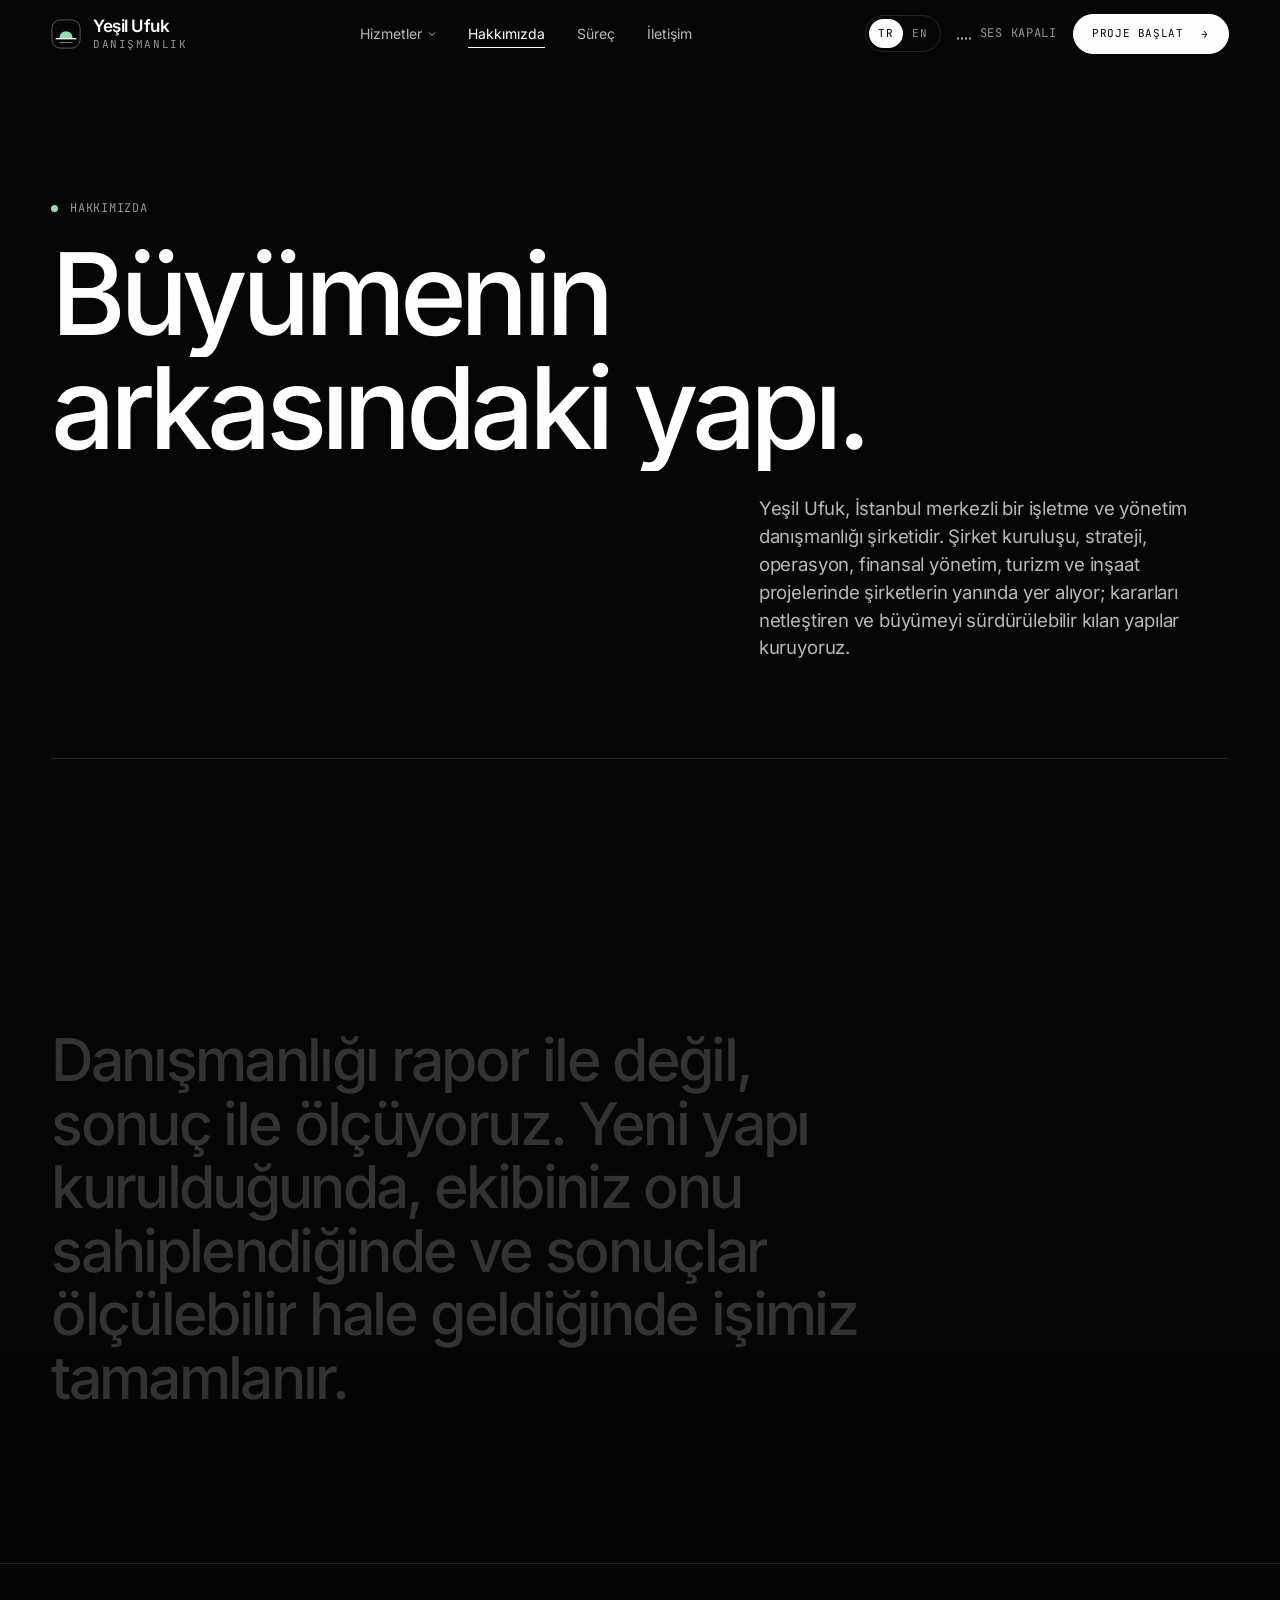
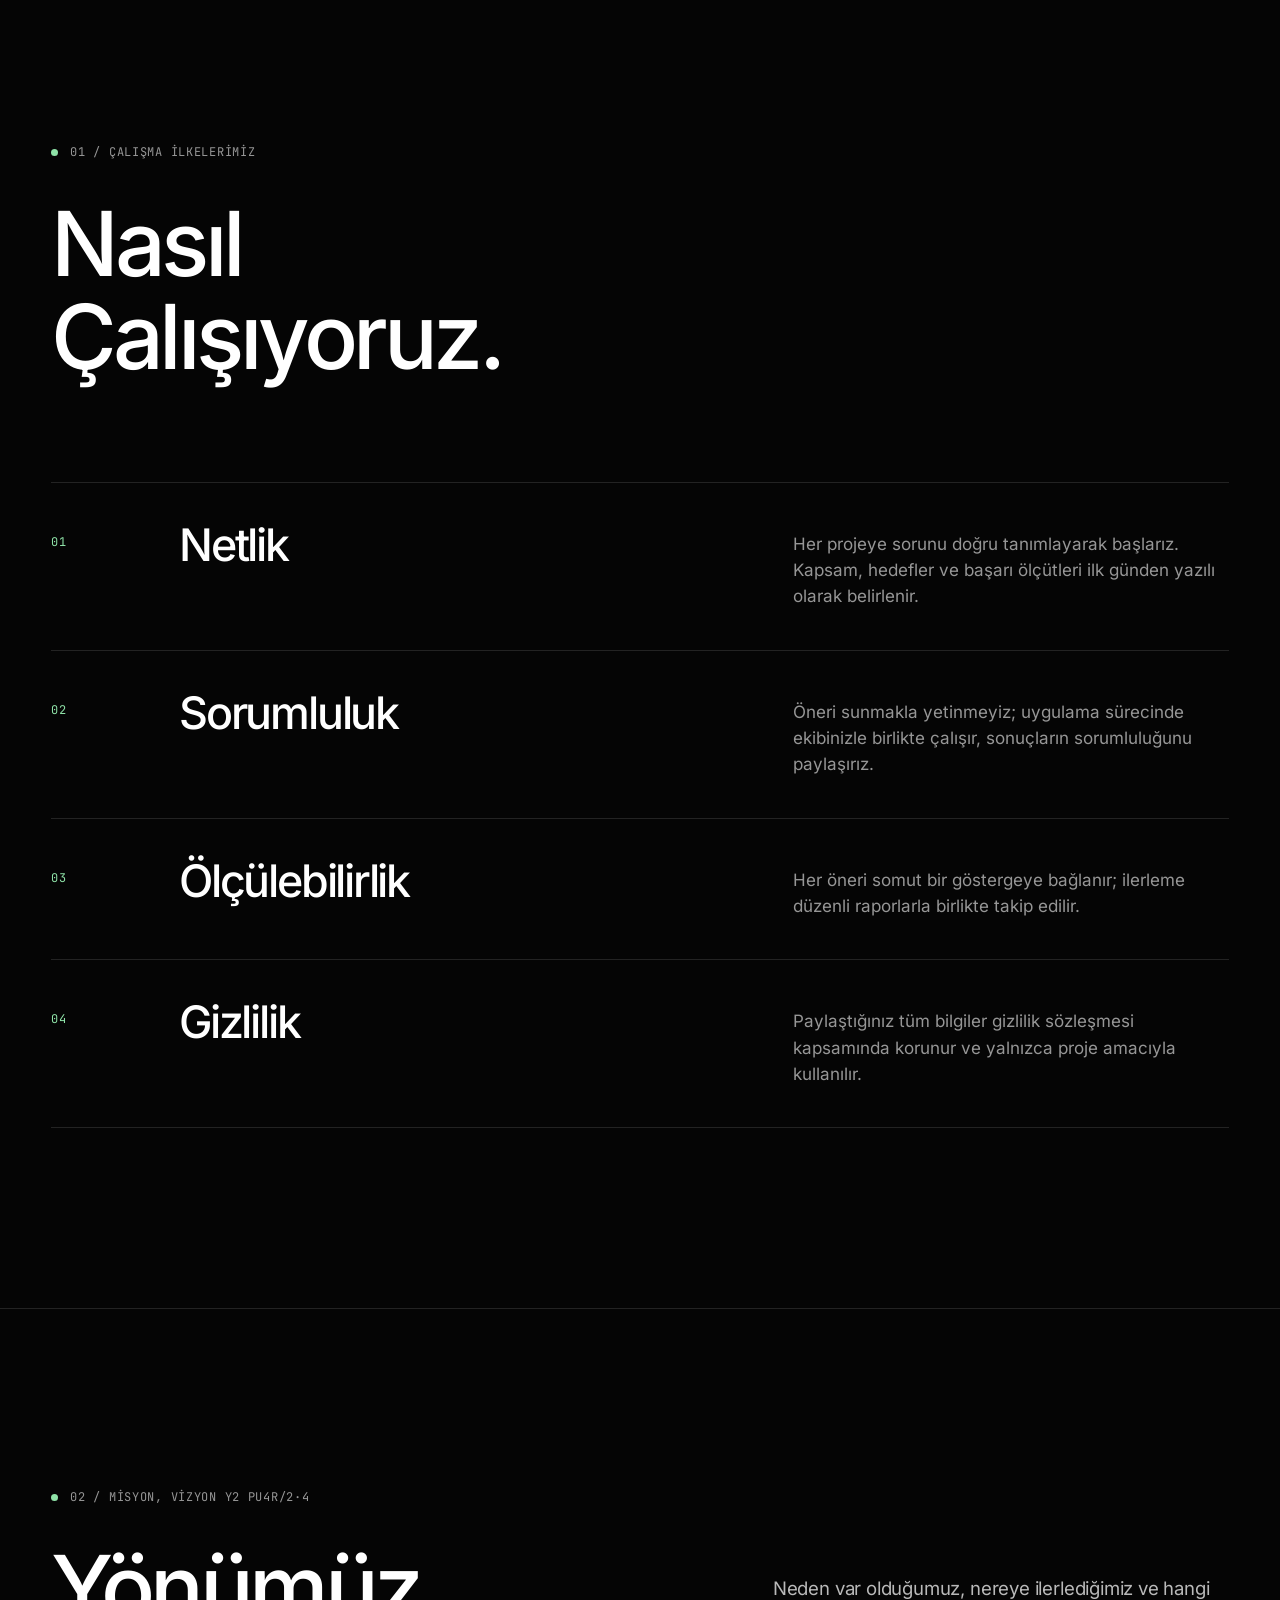
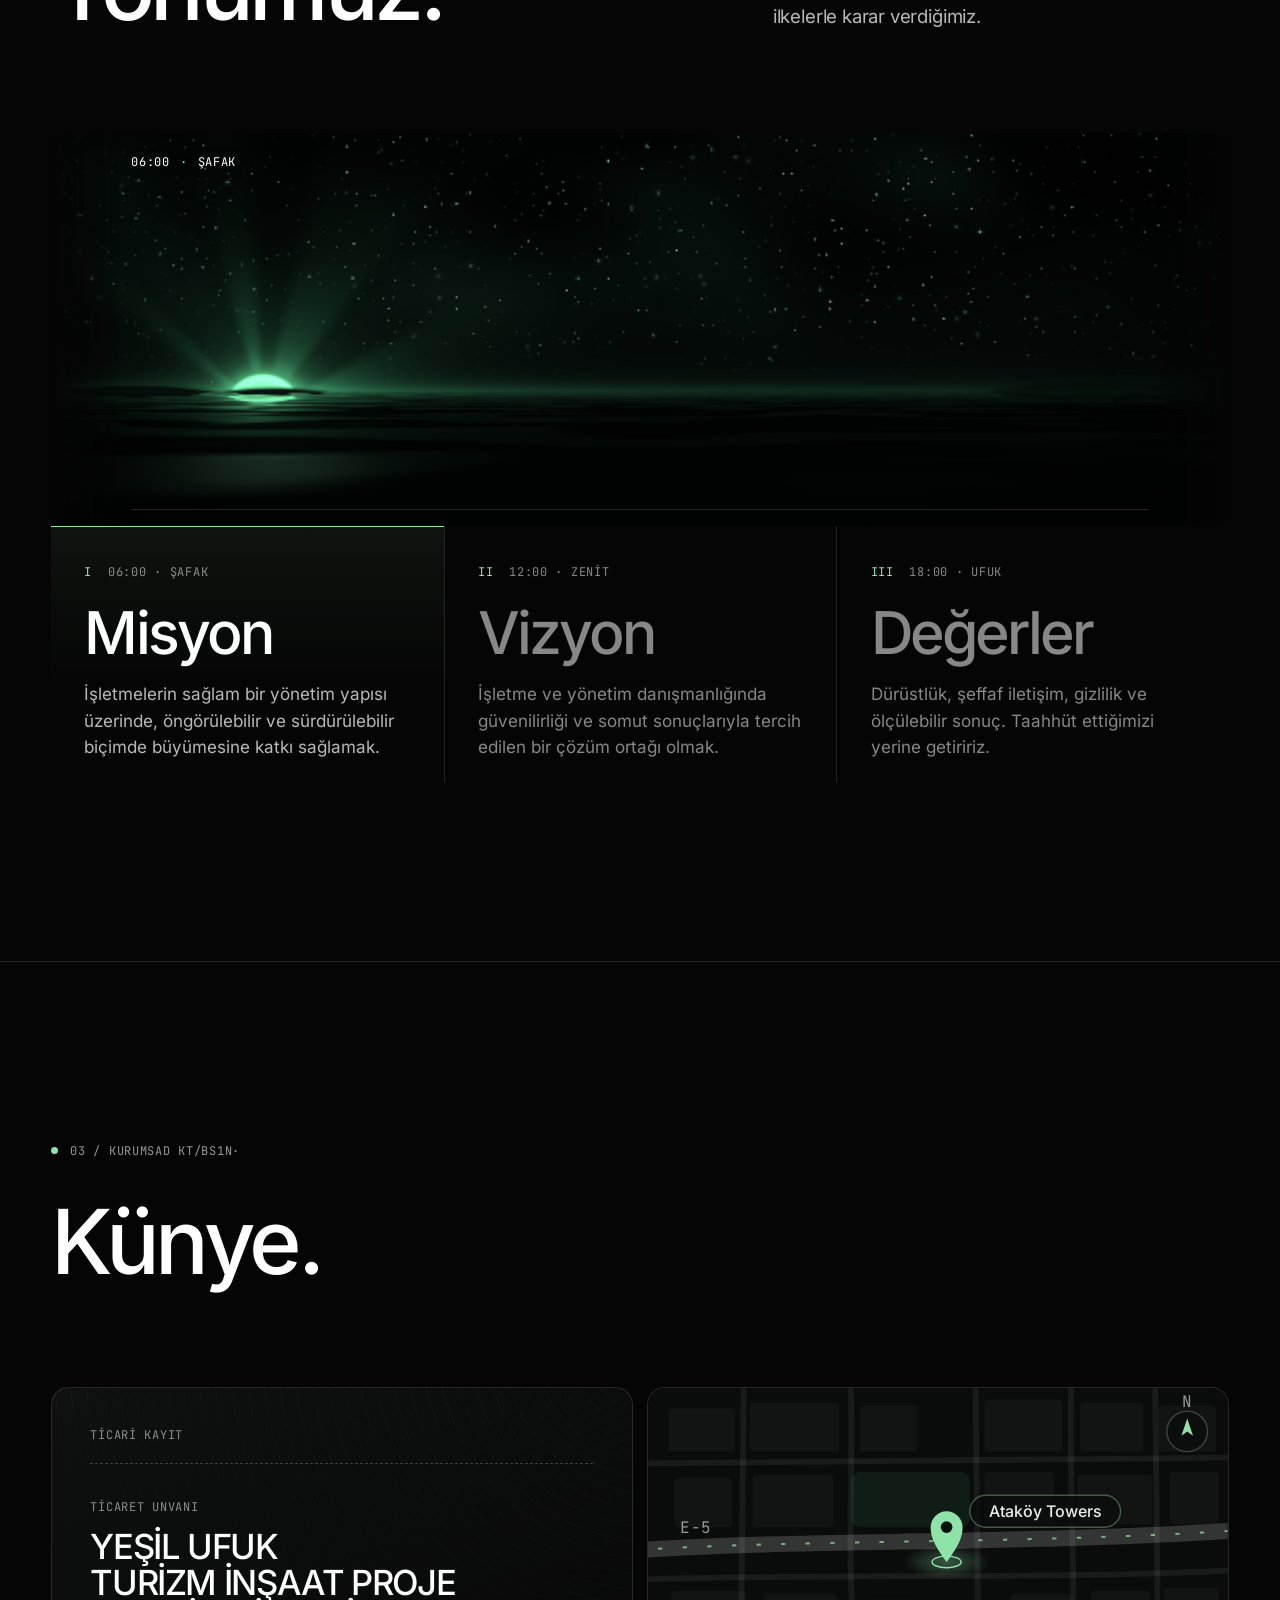
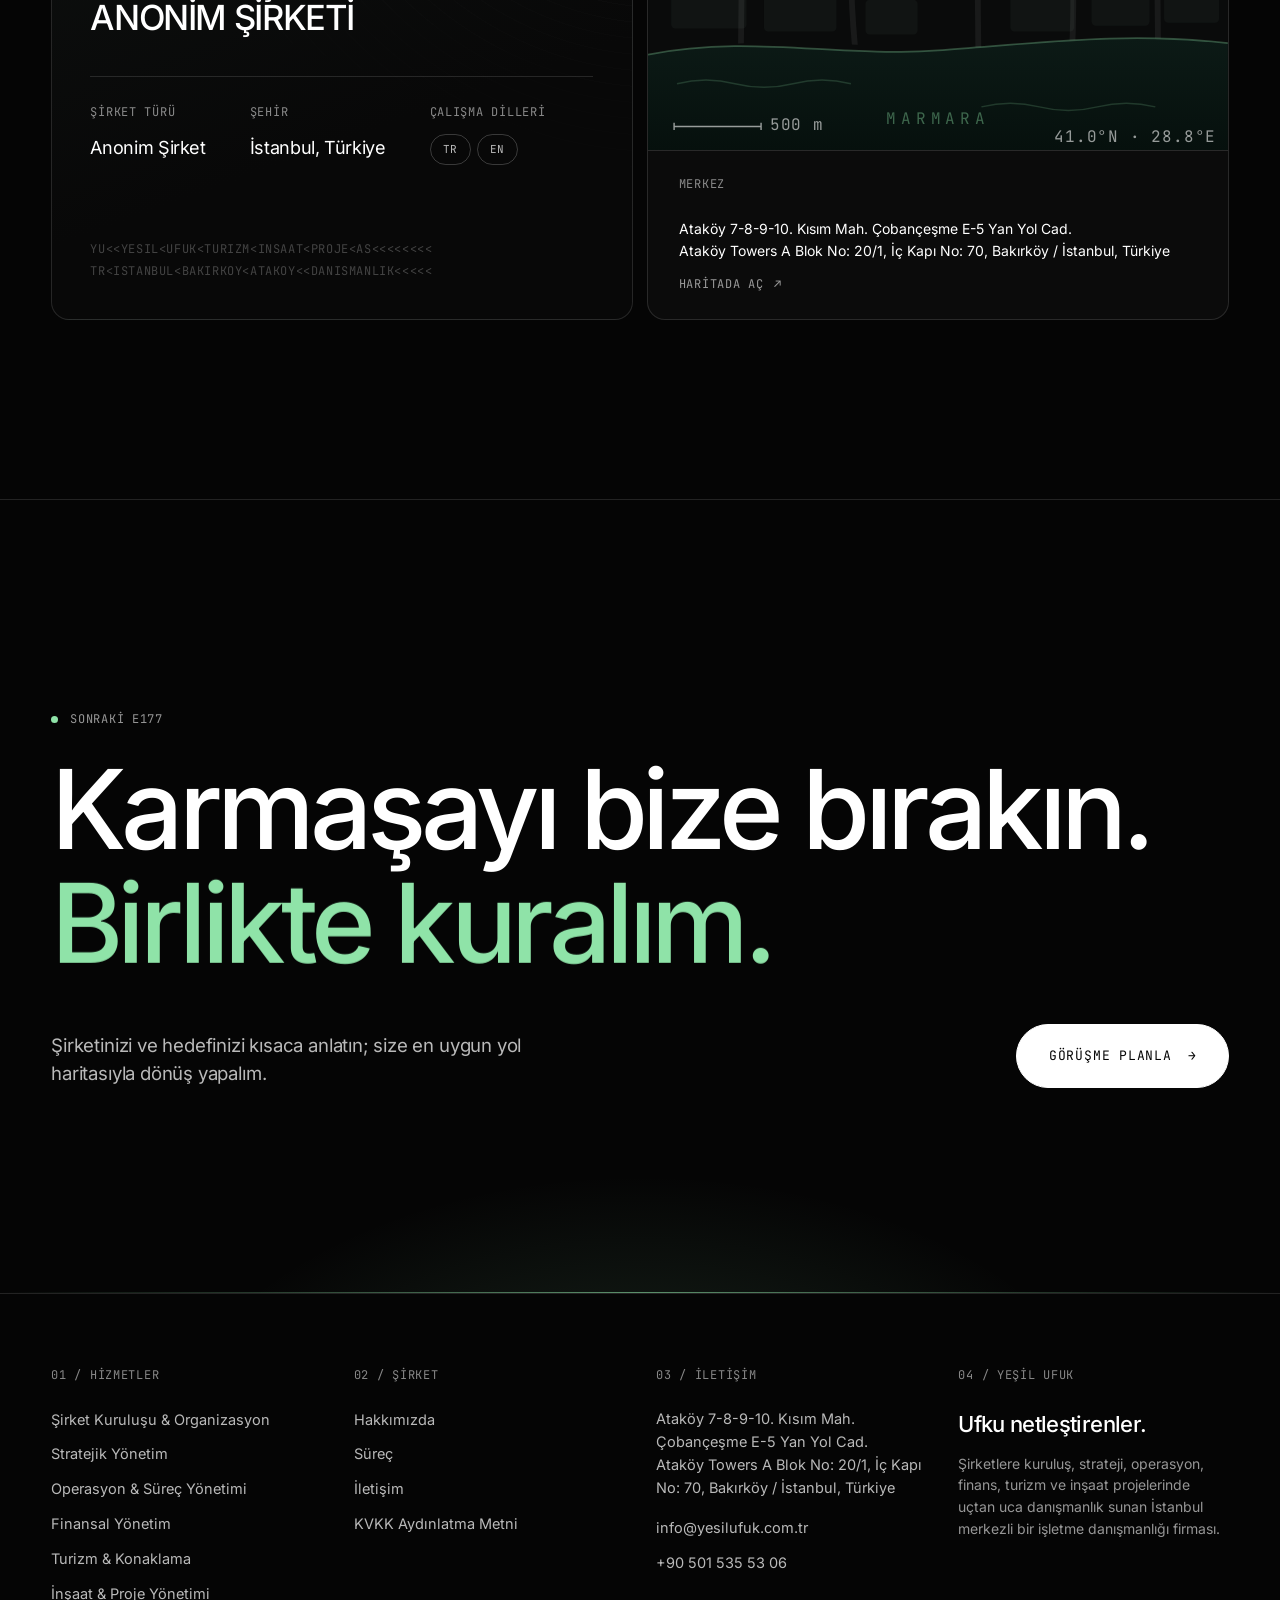
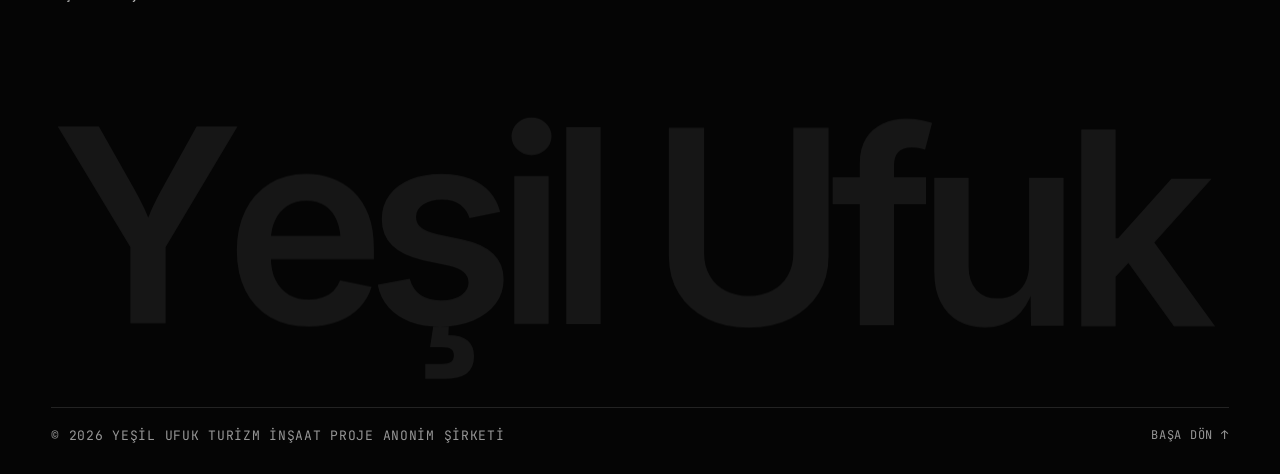
<file: hakkimizda.html>
<!doctype html>
<html lang="tr">
<head>
  <meta charset="utf-8">
  <meta name="viewport" content="width=device-width, initial-scale=1">
  <title data-i18n="meta.about.title">Hakkımızda | Yeşil Ufuk İşletme ve Yönetim Danışmanlığı</title>
  <meta name="description" data-i18n-content="meta.about.desc" content="Yeşil Ufuk hakkında: İstanbul merkezli işletme ve yönetim danışmanlığı. Çalışma ilkelerimiz, misyonumuz, vizyonumuz ve kurumsal bilgilerimiz.">
  <meta name="theme-color" content="#050505">
  <link rel="canonical" href="https://yesil-ufuk.github.io/hakkimizda.html">
  <link rel="alternate" hreflang="tr" href="https://yesil-ufuk.github.io/hakkimizda.html">
  <link rel="alternate" hreflang="en" href="https://yesil-ufuk.github.io/hakkimizda.html?lang=en">
  <link rel="alternate" hreflang="x-default" href="https://yesil-ufuk.github.io/hakkimizda.html">
  <meta name="robots" content="index, follow, max-image-preview:large">
  <meta property="og:type" content="website">
  <meta property="og:site_name" content="Yeşil Ufuk">
  <meta property="og:title" content="Hakkımızda | Yeşil Ufuk İşletme ve Yönetim Danışmanlığı">
  <meta property="og:description" content="Yeşil Ufuk hakkında: İstanbul merkezli işletme ve yönetim danışmanlığı. Çalışma ilkelerimiz, misyonumuz, vizyonumuz ve kurumsal bilgilerimiz.">
  <meta property="og:url" content="https://yesil-ufuk.github.io/hakkimizda.html">
  <meta property="og:image" content="https://yesil-ufuk.github.io/assets/img/og.jpg">
  <meta property="og:image:width" content="1200">
  <meta property="og:image:height" content="630">
  <meta property="og:image:alt" content="Yeşil Ufuk — İşletme ve Yönetim Danışmanlığı">
  <meta property="og:locale" content="tr_TR">
  <meta property="og:locale:alternate" content="en_US">
  <meta name="twitter:card" content="summary_large_image">
  <meta name="twitter:title" content="Hakkımızda | Yeşil Ufuk İşletme ve Yönetim Danışmanlığı">
  <meta name="twitter:description" content="Yeşil Ufuk hakkında: İstanbul merkezli işletme ve yönetim danışmanlığı. Çalışma ilkelerimiz, misyonumuz, vizyonumuz ve kurumsal bilgilerimiz.">
  <meta name="twitter:image" content="https://yesil-ufuk.github.io/assets/img/og.jpg">
  <link rel="icon" type="image/png" sizes="48x48" href="assets/img/favicon-48.png">
  <link rel="apple-touch-icon" href="assets/img/apple-touch-icon.png">
  <link rel="manifest" href="site.webmanifest">
  <link rel="icon" href="assets/img/favicon.svg" type="image/svg+xml">
  <link href="assets/css/fonts.css" rel="stylesheet">
  <link rel="stylesheet" href="assets/css/style.css?v=202611110230">
  <script>document.documentElement.classList.add("js")</script>
  <script type="application/ld+json">
  {
    "@context": "https://schema.org",
    "@type": "BreadcrumbList",
    "itemListElement": [
      {
        "@type": "ListItem",
        "position": 1,
        "name": "Yeşil Ufuk",
        "item": "https://yesil-ufuk.github.io/"
      },
      {
        "@type": "ListItem",
        "position": 2,
        "name": "Hakkımızda",
        "item": "https://yesil-ufuk.github.io/hakkimizda.html"
      }
    ]
  }
  </script>
</head>
<body data-page="about">
  <div id="site-header"></div>

  <main id="main">
    <section class="phero" data-hero aria-labelledby="ph-h">
      <div class="wrap">
        <div class="phero__grid">
          <div>
            <span class="eyebrow mono" data-scramble data-i18n="about.eyebrow">Hakkımızda</span>
            <h1 class="display split" id="ph-h">
              <span class="ln"><span data-i18n="about.h1a">Büyümenin</span></span>
              <span class="ln"><span data-i18n="about.h1b">arkasındaki yapı.</span></span>
            </h1>
          </div>
          <p class="lead" data-hero-fade data-i18n="about.lead">Yeşil Ufuk, İstanbul merkezli bir işletme ve yönetim danışmanlığı şirketidir. Şirket kuruluşu, strateji, operasyon, finansal yönetim, turizm ve inşaat projelerinde şirketlerin yanında yer alıyor; kararları netleştiren ve büyümeyi sürdürülebilir kılan yapılar kuruyoruz.</p>
        </div>
        <div class="phero__rule" data-line></div>
      </div>
    </section>

    <section class="manifesto" style="border-top:0" aria-label="Manifesto">
      <div class="wrap">
        <p class="manifesto__text" data-ink data-i18n="about.ink">Danışmanlığı rapor ile değil, sonuç ile ölçüyoruz. Yeni yapı kurulduğunda, ekibiniz onu sahiplendiğinde ve sonuçlar ölçülebilir hale geldiğinde işimiz tamamlanır.</p>
      </div>
    </section>

    <!-- 01 principles -->
    <section class="sec" aria-labelledby="pr-h">
      <div class="wrap">
        <div class="sec-head">
          <span class="eyebrow mono" data-scramble data-i18n="about.pr.label">01 / Çalışma İlkelerimiz</span>
          <h2 class="h2 split" id="pr-h">
            <span class="ln"><span data-i18n="about.pr.h2a">Nasıl</span></span>
            <span class="ln"><span data-i18n="about.pr.h2b">Çalışıyoruz.</span></span>
          </h2>
        </div>
        <div class="principles" data-stagger>
          <div class="principle"><span class="n mono">01</span><h3 data-i18n="about.p1.t">Netlik</h3><p data-i18n="about.p1.d">Her projeye sorunu doğru tanımlayarak başlarız. Kapsam, hedefler ve başarı ölçütleri ilk günden yazılı olarak belirlenir.</p></div>
          <div class="principle"><span class="n mono">02</span><h3 data-i18n="about.p2.t">Sorumluluk</h3><p data-i18n="about.p2.d">Öneri sunmakla yetinmeyiz; uygulama sürecinde ekibinizle birlikte çalışır, sonuçların sorumluluğunu paylaşırız.</p></div>
          <div class="principle"><span class="n mono">03</span><h3 data-i18n="about.p3.t">Ölçülebilirlik</h3><p data-i18n="about.p3.d">Her öneri somut bir göstergeye bağlanır; ilerleme düzenli raporlarla birlikte takip edilir.</p></div>
          <div class="principle"><span class="n mono">04</span><h3 data-i18n="about.p4.t">Gizlilik</h3><p data-i18n="about.p4.d">Paylaştığınız tüm bilgiler gizlilik sözleşmesi kapsamında korunur ve yalnızca proje amacıyla kullanılır.</p></div>
        </div>
      </div>
    </section>

    <!-- 02 mandate -->
    <section class="sec" aria-labelledby="mv-h">
      <div class="wrap">
        <div class="sec-head">
          <span class="eyebrow mono" data-scramble data-i18n="about.mv.label">02 / Misyon, Vizyon ve Değerler</span>
          <h2 class="h2 split" id="mv-h"><span class="ln"><span data-i18n="about.mv.h2">Yönümüz.</span></span></h2>
          <p class="lead" data-reveal data-i18n="about.mv.lead">Neden var olduğumuz, nereye ilerlediğimiz ve hangi ilkelerle karar verdiğimiz.</p>
        </div>
        <div class="dir" data-dir>
          <div class="dir__stage">
            <canvas class="dir__canvas" data-scene="dir" aria-hidden="true"></canvas>
            <div class="dir__hud mono" aria-live="polite"><span data-dir-clock>06:00</span><span class="sep">·</span><span data-dir-phase>Şafak</span></div>
            <div class="dir__track" aria-hidden="true"><i data-dir-progress></i></div>
          </div>
          <div class="dir__cols" role="tablist" data-stagger>
            <article class="dir__col" data-phase="0" data-p="0" role="tab" tabindex="0" aria-selected="true">
              <span class="dir__k mono"><b>I</b> <span data-i18n="about.m.k">06:00 · Şafak</span></span>
              <h3 data-i18n="about.m.t">Misyon</h3>
              <p data-i18n="about.m.d">İşletmelerin sağlam bir yönetim yapısı üzerinde, öngörülebilir ve sürdürülebilir biçimde büyümesine katkı sağlamak.</p>
            </article>
            <article class="dir__col" data-phase="1" data-p="0.5" role="tab" tabindex="-1" aria-selected="false">
              <span class="dir__k mono"><b>II</b> <span data-i18n="about.v.k">12:00 · Zenit</span></span>
              <h3 data-i18n="about.v.t">Vizyon</h3>
              <p data-i18n="about.v.d">İşletme ve yönetim danışmanlığında güvenilirliği ve somut sonuçlarıyla tercih edilen bir çözüm ortağı olmak.</p>
            </article>
            <article class="dir__col" data-phase="2" data-p="1" role="tab" tabindex="-1" aria-selected="false">
              <span class="dir__k mono"><b>III</b> <span data-i18n="about.val.k">18:00 · Ufuk</span></span>
              <h3 data-i18n="about.val.t">Değerler</h3>
              <p data-i18n="about.val.d">Dürüstlük, şeffaf iletişim, gizlilik ve ölçülebilir sonuç. Taahhüt ettiğimizi yerine getiririz.</p>
            </article>
          </div>
        </div>
      </div>
    </section>

    <!-- 03 record -->
    <section class="sec" aria-labelledby="rc-h">
      <div class="wrap">
        <div class="sec-head">
          <span class="eyebrow mono" data-scramble data-i18n="about.rc.label">03 / Kurumsal Bilgiler</span>
          <h2 class="h2 split" id="rc-h"><span class="ln"><span data-i18n="about.rc.h2">Künye.</span></span></h2>
        </div>
        <div class="reg" data-stagger>
          <article class="reg__card" data-tilt>
            <div class="reg__top mono">
              <span data-i18n="about.rc.reg">Ticari Kayıt</span>
            </div>
            <span class="reg__lbl mono" data-i18n="about.rc.name">Ticaret Unvanı</span>
            <p class="reg__name">YEŞİL UFUK<br>TURİZM İNŞAAT PROJE<br>ANONİM ŞİRKETİ</p>
            <div class="reg__meta">
              <div>
                <span class="reg__lbl mono" data-i18n="about.rc.type">Şirket Türü</span>
                <p class="reg__val" data-i18n="about.rc.typev">Anonim Şirket</p>
              </div>
              <div>
                <span class="reg__lbl mono" data-i18n="about.rc.city">Şehir</span>
                <p class="reg__val">İstanbul, <span data-i18n="addr.country">Türkiye</span></p>
              </div>
              <div>
                <span class="reg__lbl mono" data-i18n="about.rc.lang">Çalışma Dilleri</span>
                <ul class="reg__langs"><li>TR</li><li>EN</li></ul>
              </div>
            </div>
            <div class="reg__mrz mono" aria-hidden="true">
              <span>YU&lt;&lt;YESIL&lt;UFUK&lt;TURIZM&lt;INSAAT&lt;PROJE&lt;AS&lt;&lt;&lt;&lt;&lt;&lt;&lt;&lt;</span>
              <span>TR&lt;ISTANBUL&lt;BAKIRKOY&lt;ATAKOY&lt;&lt;DANISMANLIK&lt;&lt;&lt;&lt;&lt;</span>
            </div>
          </article>

          <a class="reg__place" href="https://www.google.com/maps/search/?api=1&amp;query=Ata%C3%B6y%20Towers%2C%20Bak%C4%B1rk%C3%B6y%2C%20%C4%B0stanbul" target="_blank" rel="noopener" data-site-maplink data-tilt data-cursor-hover>
            <svg class="reg__map" viewBox="0 0 400 250" aria-hidden="true">
              <defs>
                <linearGradient id="seaG" x1="0" y1="0" x2="0" y2="1"><stop offset="0" stop-color="#0c1a16"/><stop offset="1" stop-color="#06100d"/></linearGradient>
                <radialGradient id="pinG" cx="50%" cy="50%" r="50%"><stop offset="0" stop-color="#8fe3a8" stop-opacity=".35"/><stop offset="1" stop-color="#8fe3a8" stop-opacity="0"/></radialGradient>
                <clipPath id="landClip"><path d="M0 0 H400 V176 C 330 168, 270 186, 200 181 S 70 170, 0 184 Z"/></clipPath>
              </defs>
              <rect width="400" height="250" fill="#0a0b0b"/>
              <g clip-path="url(#landClip)">
                <g class="blocks">
                  <rect x="14" y="14" width="46" height="30" rx="3"/><rect x="70" y="10" width="62" height="34" rx="3"/><rect x="146" y="12" width="40" height="32" rx="3"/>
                  <rect x="232" y="8" width="54" height="36" rx="3"/><rect x="298" y="10" width="44" height="34" rx="3"/><rect x="352" y="12" width="40" height="32" rx="3"/>
                  <rect x="18" y="62" width="40" height="34" rx="3"/><rect x="72" y="60" width="56" height="36" rx="3"/><rect x="232" y="58" width="48" height="36" rx="3"/>
                  <rect x="296" y="60" width="52" height="34" rx="3"/><rect x="360" y="58" width="34" height="36" rx="3"/>
                  <rect x="16" y="140" width="52" height="26" rx="3"/><rect x="80" y="142" width="50" height="26" rx="3"/><rect x="150" y="146" width="36" height="24" rx="3"/>
                  <rect x="250" y="142" width="44" height="26" rx="3"/><rect x="306" y="140" width="40" height="24" rx="3"/><rect x="356" y="138" width="38" height="24" rx="3"/>
                </g>
                <path class="park" d="M146 58 h70 a6 6 0 0 1 6 6 v26 a6 6 0 0 1 -6 6 h-70 a6 6 0 0 1 -6 -6 v-26 a6 6 0 0 1 6 -6z"/>
                <g class="streets">
                  <path d="M0 52 L400 48"/><path d="M0 132 C 120 128, 280 132, 400 126"/>
                  <path d="M66 0 L64 190"/><path d="M140 0 C 142 60, 136 120, 144 190"/><path d="M226 0 L228 190"/><path d="M292 0 C 290 70, 296 130, 292 190"/><path d="M350 0 L352 190"/>
                </g>
                <path class="e5" d="M-10 112 C 110 104, 260 108, 410 98"/>
                <path class="e5-flow" d="M-10 112 C 110 104, 260 108, 410 98"/>
              </g>
              <path d="M0 184 C 70 170, 130 186, 200 181 S 330 168, 400 176 V250 H0 Z" fill="url(#seaG)"/>
              <path class="coast" d="M0 184 C 70 170, 130 186, 200 181 S 330 168, 400 176"/>
              <path class="wave" d="M20 204 q 20 -5 40 0 t 40 0 t 40 0"/>
              <path class="wave w2" d="M230 220 q 20 -5 40 0 t 40 0 t 40 0"/>
              <text class="sea-l" x="200" y="232" text-anchor="middle">MARMARA</text>
              <text class="road-l" x="22" y="100">E-5</text>
              <g class="pin" transform="translate(206 120)">
                <ellipse class="halo" rx="30" ry="12" fill="url(#pinG)"/>
                <ellipse class="ping" rx="10" ry="4"/>
                <path class="drop" d="M0 0 C -9 -12, -11 -18, -11 -24 a11 11 0 0 1 22 0 c0 6 -2 12 -11 24z"/>
                <circle class="eye" cy="-24" r="4"/>
                <g class="tag" transform="translate(16 -46)"><rect width="104" height="22" rx="11"/><text x="52" y="15" text-anchor="middle">Ataköy Towers</text></g>
              </g>
              <g class="compass" transform="translate(372 30)"><circle r="14"/><path d="M0 -9 L4 3 L0 0 L-4 3 Z"/><text y="-17" text-anchor="middle">N</text></g>
              <g class="scale" transform="translate(18 236)"><path d="M0 0 V-5 M0 -2.5 H60 M60 0 V-5"/><text x="66" y="0">500 m</text></g>
              <text class="coord" x="392" y="244" text-anchor="end">41.0°N · 28.8°E</text>
            </svg>
            <div class="reg__addr">
              <span class="reg__lbl mono" data-i18n="about.rc.hq">Merkez</span>
              <address><span>Ataköy 7-8-9-10. Kısım Mah. Çobançeşme E-5 Yan Yol Cad.</span><span>Ataköy Towers A Blok No: 20/1, İç Kapı No: 70, Bakırköy / İstanbul, <span data-i18n="addr.country">Türkiye</span></span></address>
              <span class="link-arrow"><span data-i18n="about.rc.map">Haritada aç</span> <i>↗</i></span>
            </div>
          </a>
        </div>
      </div>
    </section>
  </main>

  <div id="site-footer"></div>

  <script src="assets/js/vendor/gsap.min.js"></script>
  <script src="assets/js/vendor/ScrollTrigger.min.js"></script>
  <script src="assets/js/vendor/lenis.min.js"></script>
  <script src="assets/js/layout.js?v=202611111500"></script>
  <script src="assets/js/i18n.js?v=202611111500"></script>
  <script src="assets/js/liquid.js?v=202611110140"></script>
  <script src="assets/js/main.js?v=202611110140"></script>
</body>
</html>
</file>
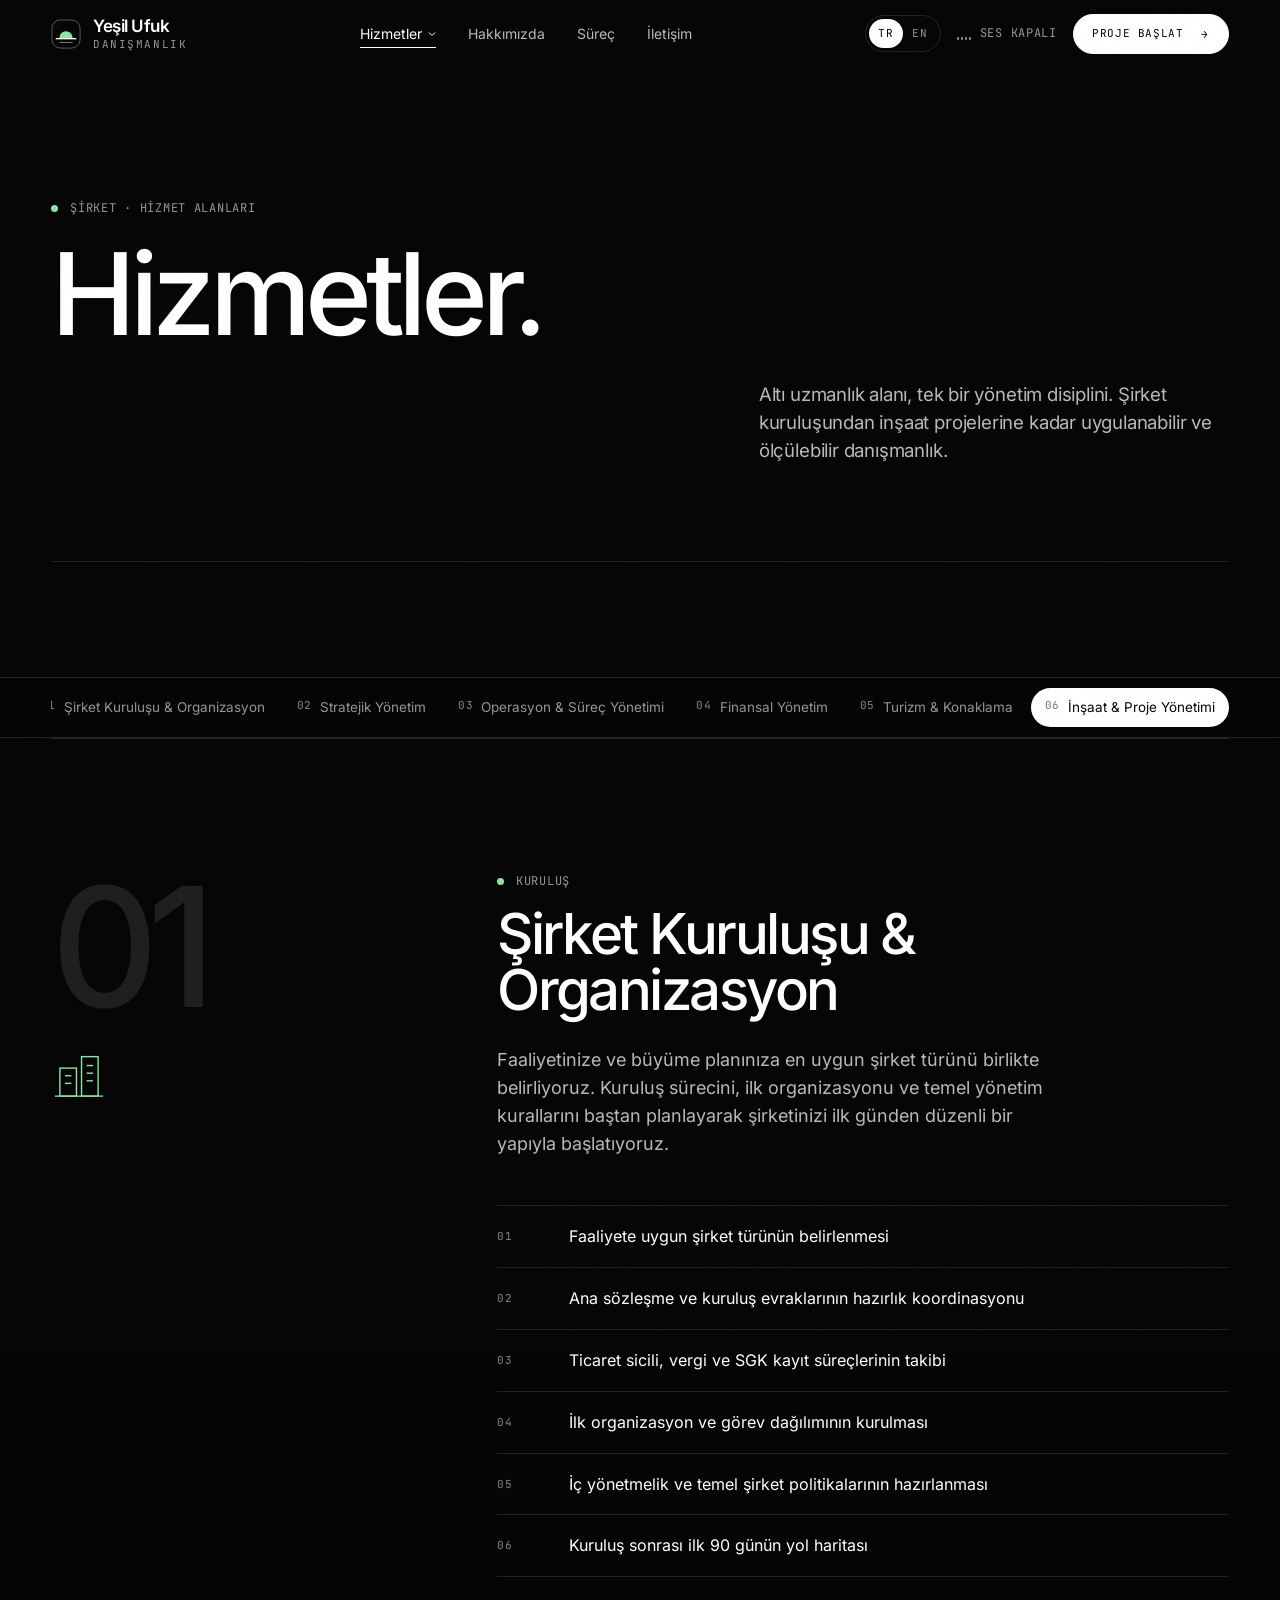
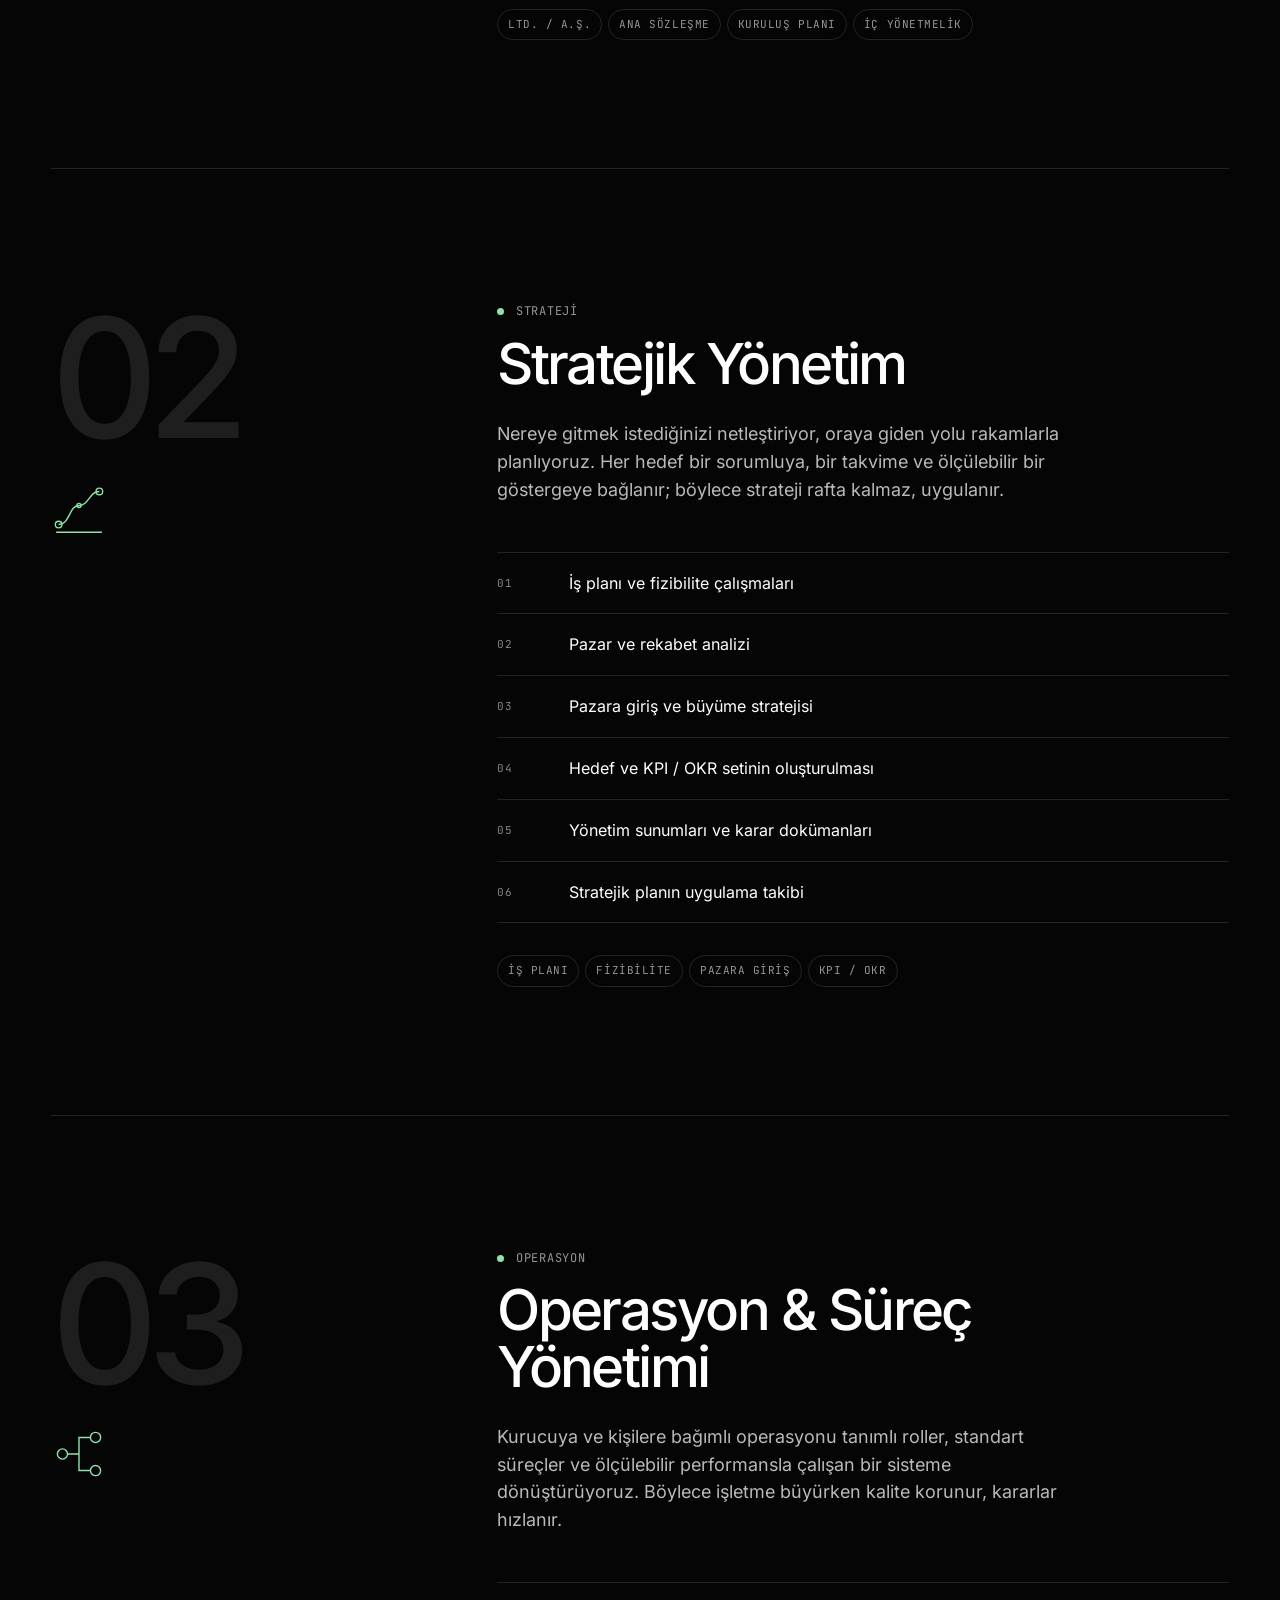
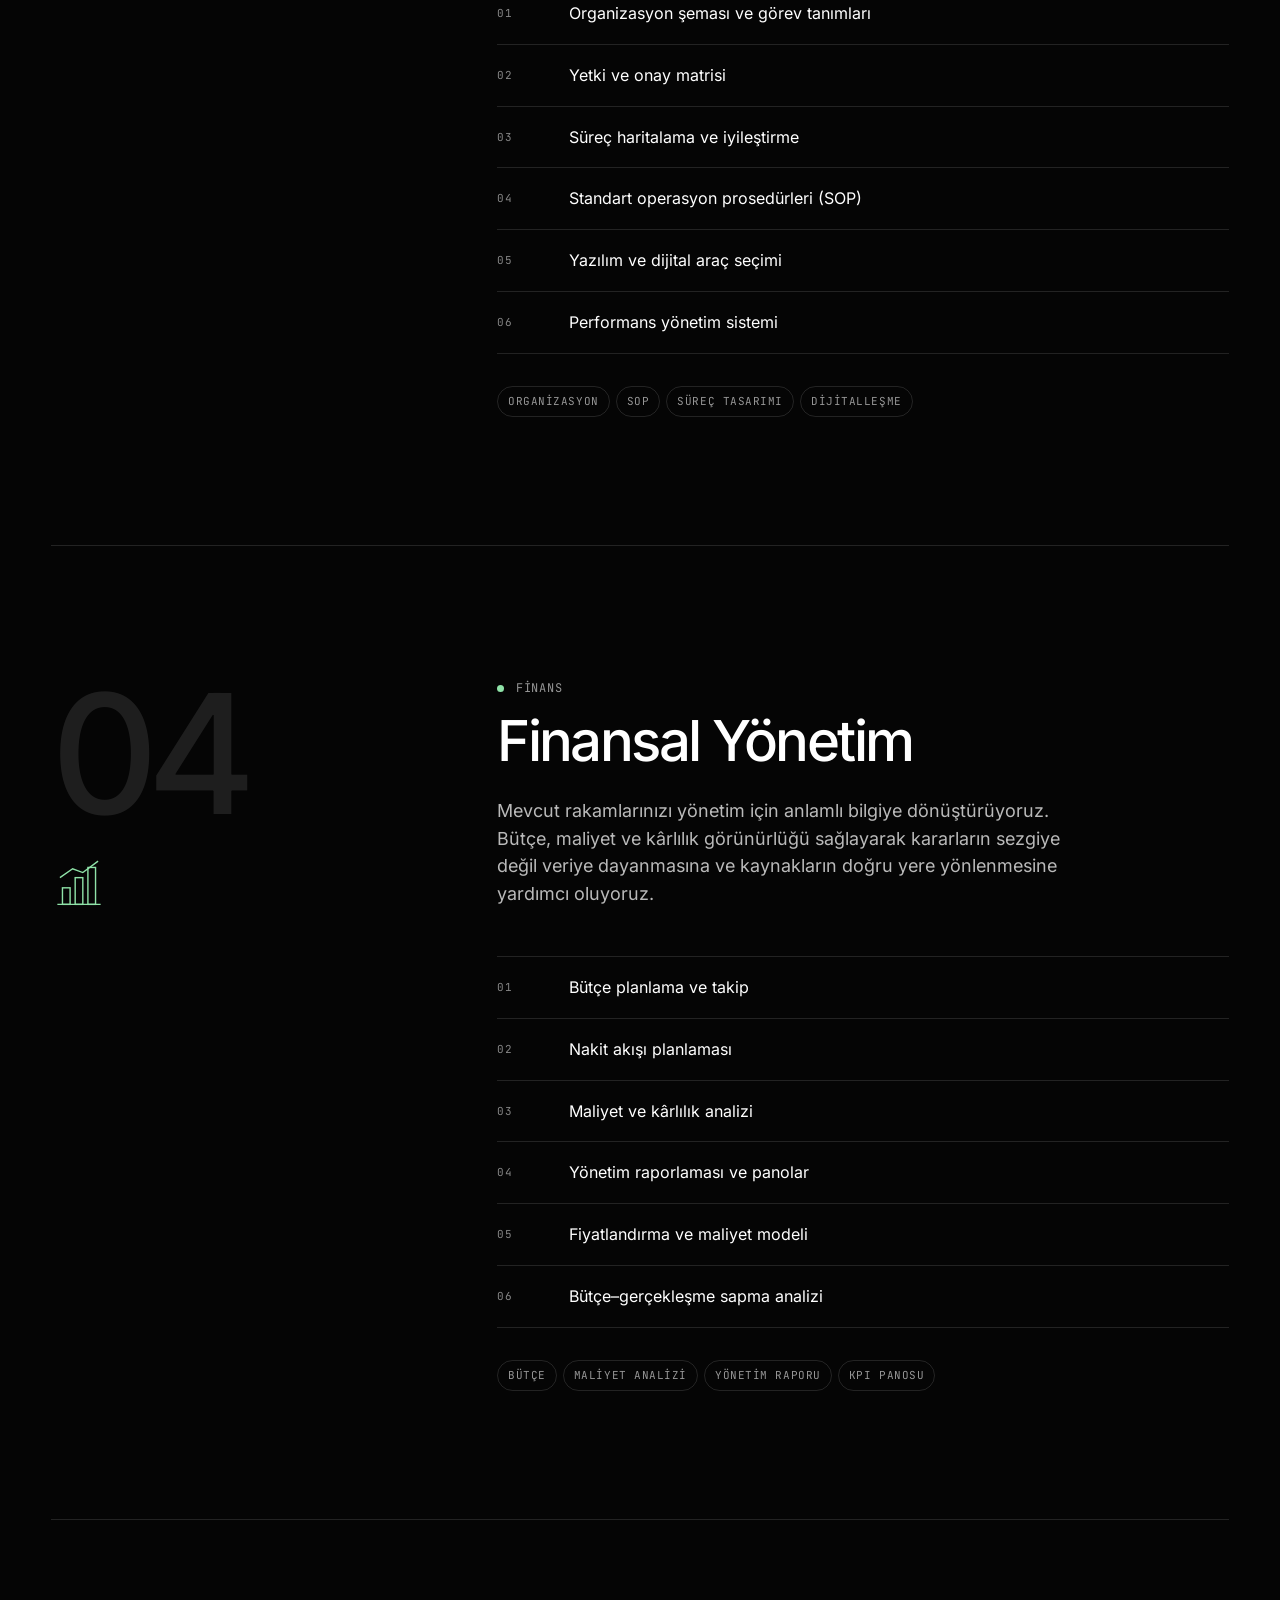
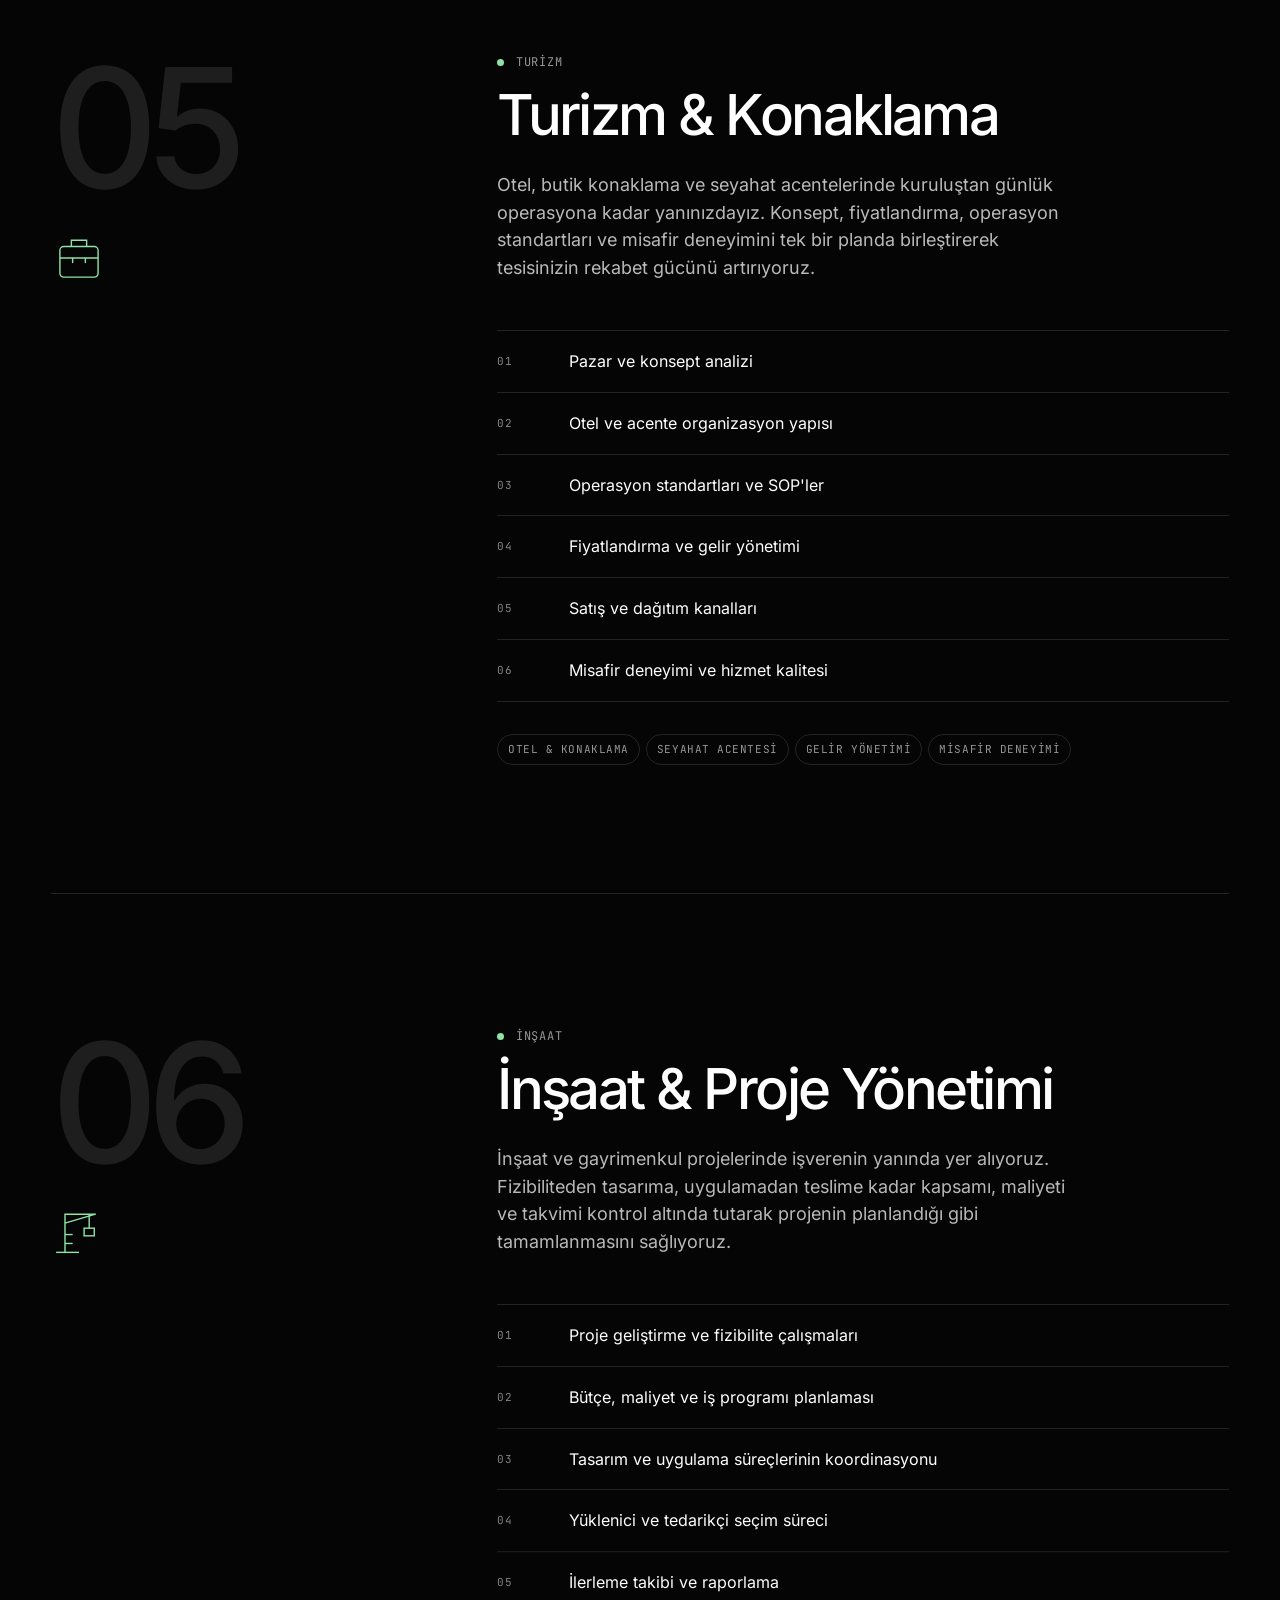
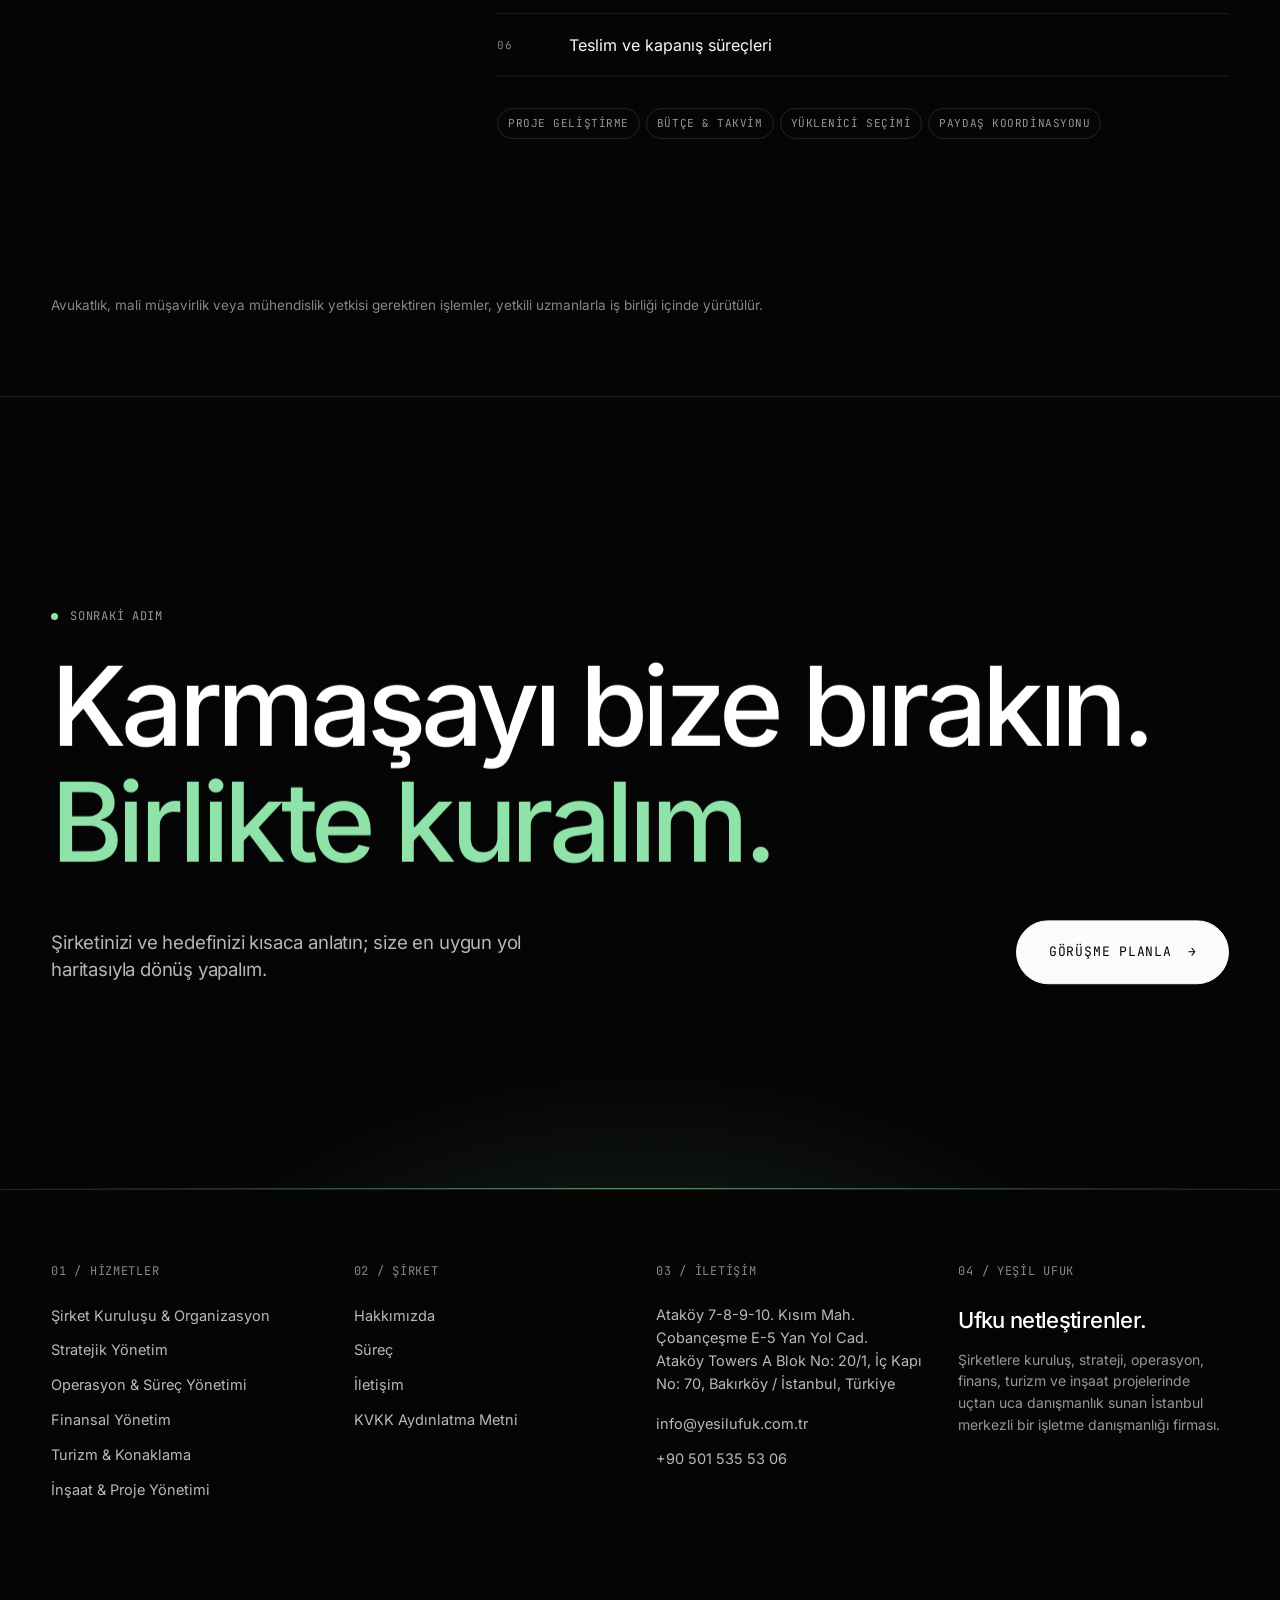
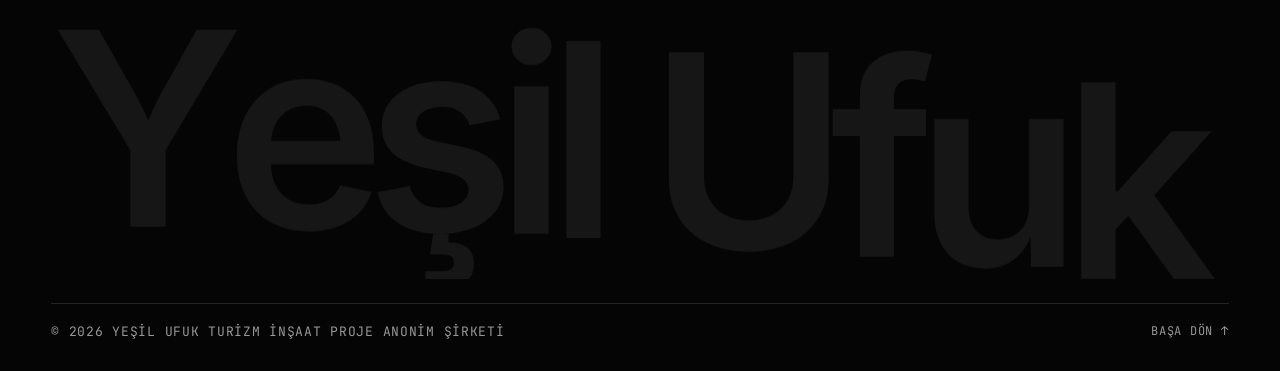
<file: hizmetler.html>
<!doctype html>
<html lang="tr">
<head>
  <meta charset="utf-8">
  <meta name="viewport" content="width=device-width, initial-scale=1">
  <title data-i18n="meta.svc.title">Hizmetler | Yeşil Ufuk İşletme ve Yönetim Danışmanlığı</title>
  <meta name="description" data-i18n-content="meta.svc.desc" content="Yeşil Ufuk hizmetleri: şirket kuruluşu, stratejik yönetim, operasyon, finansal yönetim, turizm ve konaklama, inşaat ve proje yönetimi danışmanlığı. İstanbul.">
  <meta name="theme-color" content="#050505">
  <link rel="canonical" href="https://yesil-ufuk.github.io/hizmetler.html">
  <link rel="alternate" hreflang="tr" href="https://yesil-ufuk.github.io/hizmetler.html">
  <link rel="alternate" hreflang="en" href="https://yesil-ufuk.github.io/hizmetler.html?lang=en">
  <link rel="alternate" hreflang="x-default" href="https://yesil-ufuk.github.io/hizmetler.html">
  <meta name="robots" content="index, follow, max-image-preview:large">
  <meta property="og:type" content="website">
  <meta property="og:site_name" content="Yeşil Ufuk">
  <meta property="og:title" content="Hizmetler | Yeşil Ufuk İşletme ve Yönetim Danışmanlığı">
  <meta property="og:description" content="Yeşil Ufuk hizmetleri: şirket kuruluşu, stratejik yönetim, operasyon, finansal yönetim, turizm ve konaklama, inşaat ve proje yönetimi danışmanlığı. İstanbul.">
  <meta property="og:url" content="https://yesil-ufuk.github.io/hizmetler.html">
  <meta property="og:image" content="https://yesil-ufuk.github.io/assets/img/og.jpg">
  <meta property="og:image:width" content="1200">
  <meta property="og:image:height" content="630">
  <meta property="og:image:alt" content="Yeşil Ufuk — İşletme ve Yönetim Danışmanlığı">
  <meta property="og:locale" content="tr_TR">
  <meta property="og:locale:alternate" content="en_US">
  <meta name="twitter:card" content="summary_large_image">
  <meta name="twitter:title" content="Hizmetler | Yeşil Ufuk İşletme ve Yönetim Danışmanlığı">
  <meta name="twitter:description" content="Yeşil Ufuk hizmetleri: şirket kuruluşu, stratejik yönetim, operasyon, finansal yönetim, turizm ve konaklama, inşaat ve proje yönetimi danışmanlığı. İstanbul.">
  <meta name="twitter:image" content="https://yesil-ufuk.github.io/assets/img/og.jpg">
  <link rel="icon" type="image/png" sizes="48x48" href="assets/img/favicon-48.png">
  <link rel="apple-touch-icon" href="assets/img/apple-touch-icon.png">
  <link rel="manifest" href="site.webmanifest">
  <link rel="icon" href="assets/img/favicon.svg" type="image/svg+xml">
  <link href="assets/css/fonts.css" rel="stylesheet">
  <link rel="stylesheet" href="assets/css/style.css?v=202611110230">
  <script>document.documentElement.classList.add("js")</script>
  <script type="application/ld+json">
  {
    "@context": "https://schema.org",
    "@type": "BreadcrumbList",
    "itemListElement": [
      {
        "@type": "ListItem",
        "position": 1,
        "name": "Yeşil Ufuk",
        "item": "https://yesil-ufuk.github.io/"
      },
      {
        "@type": "ListItem",
        "position": 2,
        "name": "Hizmetler",
        "item": "https://yesil-ufuk.github.io/hizmetler.html"
      }
    ]
  }
  </script>
</head>
<body data-page="services">
  <div id="site-header"></div>

  <main id="main">
    <section class="phero" data-hero aria-labelledby="ph-h">
      <div class="wrap">
        <div class="phero__grid">
          <div>
            <span class="eyebrow mono" data-scramble data-i18n="svcp.eyebrow">Şirket · Hizmet Alanları</span>
            <h1 class="display split" id="ph-h"><span class="ln"><span data-i18n="svcp.h1">Hizmetler.</span></span></h1>
          </div>
          <p class="lead" data-hero-fade data-i18n="svcp.lead">Altı uzmanlık alanı, tek bir yönetim disiplini. Şirket kuruluşundan inşaat projelerine kadar uygulanabilir ve ölçülebilir danışmanlık.</p>
        </div>
        <div class="phero__rule" data-line></div>
      </div>
    </section>

    <nav class="svc__nav" aria-label="Hizmetler">
      <div class="wrap">
        <ul>
          <li><a href="#kurulus"><span class="mono">01</span><span data-i18n="s.kurulus.t">Şirket Kuruluşu &amp; Organizasyon</span></a></li>
          <li><a href="#strateji"><span class="mono">02</span><span data-i18n="s.strateji.t">Stratejik Yönetim</span></a></li>
          <li><a href="#operasyon"><span class="mono">03</span><span data-i18n="s.operasyon.t">Operasyon &amp; Süreç Yönetimi</span></a></li>
          <li><a href="#finans"><span class="mono">04</span><span data-i18n="s.finans.t">Finansal Yönetim</span></a></li>
          <li><a href="#turizm"><span class="mono">05</span><span data-i18n="s.turizm.t">Turizm &amp; Konaklama</span></a></li>
          <li><a href="#insaat"><span class="mono">06</span><span data-i18n="s.insaat.t">İnşaat &amp; Proje Yönetimi</span></a></li>
        </ul>
      </div>
    </nav>

    <div class="wrap">
      <!-- 01 -->
      <article class="svc" id="kurulus" aria-labelledby="k-h">
        <div class="svc__aside"><div class="svc__sticky">
          <span class="svc__num" aria-hidden="true"><span>01</span></span>
          <svg class="svc__icon" viewBox="0 0 44 44" aria-hidden="true"><rect x="7" y="15" width="13" height="22"/><rect x="24" y="6" width="13" height="31"/><line x1="3" y1="37" x2="41" y2="37"/><line x1="11" y1="21" x2="16" y2="21"/><line x1="11" y1="27" x2="16" y2="27"/><line x1="28" y1="13" x2="33" y2="13"/><line x1="28" y1="19" x2="33" y2="19"/><line x1="28" y1="25" x2="33" y2="25"/></svg>
        </div></div>
        <div>
          <span class="eyebrow mono" data-scramble data-i18n="svcp.k.label">Kuruluş</span>
          <h2 id="k-h" data-reveal data-i18n="s.kurulus.t">Şirket Kuruluşu &amp; Organizasyon</h2>
          <p class="svc__long" data-reveal data-i18n="s.kurulus.long">Faaliyetinize ve büyüme planınıza en uygun şirket türünü birlikte belirliyoruz. Kuruluş sürecini, ilk organizasyonu ve temel yönetim kurallarını baştan planlayarak şirketinizi ilk günden düzenli bir yapıyla başlatıyoruz.</p>
          <ul class="svc__list" data-stagger data-i18n="s.kurulus.list">
            <li>Faaliyete uygun şirket türünün belirlenmesi</li>
            <li>Ana sözleşme ve kuruluş evraklarının hazırlık koordinasyonu</li>
            <li>Ticaret sicili, vergi ve SGK kayıt süreçlerinin takibi</li>
            <li>İlk organizasyon ve görev dağılımının kurulması</li>
            <li>İç yönetmelik ve temel şirket politikalarının hazırlanması</li>
            <li>Kuruluş sonrası ilk 90 günün yol haritası</li>
          </ul>
          <ul class="tags" data-i18n="s.kurulus.tags"><li>Ltd. / A.Ş.</li><li>Ana Sözleşme</li><li>Kuruluş Planı</li><li>İç Yönetmelik</li></ul>
        </div>
      </article>

      <!-- 02 -->
      <article class="svc" id="strateji" aria-labelledby="s-h">
        <div class="svc__aside"><div class="svc__sticky">
          <span class="svc__num" aria-hidden="true"><span>02</span></span>
          <svg class="svc__icon" viewBox="0 0 44 44" aria-hidden="true"><path d="M6 35 C 15 35, 14 20, 22 20 S 30 9, 38 9"/><circle cx="6" cy="35" r="2.6"/><circle cx="38" cy="9" r="2.6"/><circle cx="22" cy="20" r="1.6"/><line x1="4" y1="41" x2="40" y2="41"/></svg>
        </div></div>
        <div>
          <span class="eyebrow mono" data-scramble data-i18n="svcp.s.label">Strateji</span>
          <h2 id="s-h" data-reveal data-i18n="s.strateji.t">Stratejik Yönetim</h2>
          <p class="svc__long" data-reveal data-i18n="s.strateji.long">Nereye gitmek istediğinizi netleştiriyor, oraya giden yolu rakamlarla planlıyoruz. Her hedef bir sorumluya, bir takvime ve ölçülebilir bir göstergeye bağlanır; böylece strateji rafta kalmaz, uygulanır.</p>
          <ul class="svc__list" data-stagger data-i18n="s.strateji.list">
            <li>İş planı ve fizibilite çalışmaları</li>
            <li>Pazar ve rekabet analizi</li>
            <li>Pazara giriş ve büyüme stratejisi</li>
            <li>Hedef ve KPI / OKR setinin oluşturulması</li>
            <li>Yönetim sunumları ve karar dokümanları</li>
            <li>Stratejik planın uygulama takibi</li>
          </ul>
          <ul class="tags" data-i18n="s.strateji.tags"><li>İş Planı</li><li>Fizibilite</li><li>Pazara Giriş</li><li>KPI / OKR</li></ul>
        </div>
      </article>

      <!-- 03 -->
      <article class="svc" id="operasyon" aria-labelledby="o-h">
        <div class="svc__aside"><div class="svc__sticky">
          <span class="svc__num" aria-hidden="true"><span>03</span></span>
          <svg class="svc__icon" viewBox="0 0 44 44" aria-hidden="true"><circle cx="9" cy="22" r="4"/><circle cx="35" cy="9" r="4"/><circle cx="35" cy="35" r="4"/><path d="M13 22 H22 V9 H31 M22 22 V35 H31"/></svg>
        </div></div>
        <div>
          <span class="eyebrow mono" data-scramble data-i18n="svcp.o.label">Operasyon</span>
          <h2 id="o-h" data-reveal data-i18n="s.operasyon.t">Operasyon &amp; Süreç Yönetimi</h2>
          <p class="svc__long" data-reveal data-i18n="s.operasyon.long">Kurucuya ve kişilere bağımlı operasyonu tanımlı roller, standart süreçler ve ölçülebilir performansla çalışan bir sisteme dönüştürüyoruz. Böylece işletme büyürken kalite korunur, kararlar hızlanır.</p>
          <ul class="svc__list" data-stagger data-i18n="s.operasyon.list">
            <li>Organizasyon şeması ve görev tanımları</li>
            <li>Yetki ve onay matrisi</li>
            <li>Süreç haritalama ve iyileştirme</li>
            <li>Standart operasyon prosedürleri (SOP)</li>
            <li>Yazılım ve dijital araç seçimi</li>
            <li>Performans yönetim sistemi</li>
          </ul>
          <ul class="tags" data-i18n="s.operasyon.tags"><li>Organizasyon</li><li>SOP</li><li>Süreç Tasarımı</li><li>Dijitalleşme</li></ul>
        </div>
      </article>

      <!-- 04 -->
      <article class="svc" id="finans" aria-labelledby="f-h">
        <div class="svc__aside"><div class="svc__sticky">
          <span class="svc__num" aria-hidden="true"><span>04</span></span>
          <svg class="svc__icon" viewBox="0 0 44 44" aria-hidden="true"><line x1="5" y1="38" x2="39" y2="38"/><rect x="9" y="25" width="6" height="13"/><rect x="19" y="17" width="6" height="21"/><rect x="29" y="9" width="6" height="29"/><polyline points="7,17 17,10 25,13 37,4"/></svg>
        </div></div>
        <div>
          <span class="eyebrow mono" data-scramble data-i18n="svcp.f.label">Finans</span>
          <h2 id="f-h" data-reveal data-i18n="s.finans.t">Finansal Yönetim</h2>
          <p class="svc__long" data-reveal data-i18n="s.finans.long">Mevcut rakamlarınızı yönetim için anlamlı bilgiye dönüştürüyoruz. Bütçe, maliyet ve kârlılık görünürlüğü sağlayarak kararların sezgiye değil veriye dayanmasına ve kaynakların doğru yere yönlenmesine yardımcı oluyoruz.</p>
          <ul class="svc__list" data-stagger data-i18n="s.finans.list">
            <li>Bütçe planlama ve takip</li>
            <li>Nakit akışı planlaması</li>
            <li>Maliyet ve kârlılık analizi</li>
            <li>Yönetim raporlaması ve panolar</li>
            <li>Fiyatlandırma ve maliyet modeli</li>
            <li>Bütçe–gerçekleşme sapma analizi</li>
          </ul>
          <ul class="tags" data-i18n="s.finans.tags"><li>Bütçe</li><li>Maliyet Analizi</li><li>Yönetim Raporu</li><li>KPI Panosu</li></ul>
        </div>
      </article>

      <!-- 05 -->
      <article class="svc" id="turizm" aria-labelledby="turizm-h">
        <div class="svc__aside"><div class="svc__sticky">
          <span class="svc__num" aria-hidden="true"><span>05</span></span>
          <svg class="svc__icon" viewBox="0 0 44 44" aria-hidden="true"><rect x="7" y="13" width="30" height="24" rx="3"/><path d="M16 13 V8 H28 V13"/><line x1="7" y1="22" x2="37" y2="22"/><line x1="17" y1="22" x2="17" y2="26"/><line x1="27" y1="22" x2="27" y2="26"/></svg>
        </div></div>
        <div>
          <span class="eyebrow mono" data-scramble data-i18n="svcp.turizm.label">Turizm</span>
          <h2 id="turizm-h" data-reveal data-i18n="s.turizm.t">Turizm &amp; Konaklama</h2>
          <p class="svc__long" data-reveal data-i18n="s.turizm.long">Otel, butik konaklama ve seyahat acentelerinde kuruluştan günlük operasyona kadar yanınızdayız. Konsept, fiyatlandırma, operasyon standartları ve misafir deneyimini tek bir planda birleştirerek tesisinizin rekabet gücünü artırıyoruz.</p>
          <ul class="svc__list" data-stagger data-i18n="s.turizm.list">
            <li>Pazar ve konsept analizi</li>
            <li>Otel ve acente organizasyon yapısı</li>
            <li>Operasyon standartları ve SOP'ler</li>
            <li>Fiyatlandırma ve gelir yönetimi</li>
            <li>Satış ve dağıtım kanalları</li>
            <li>Misafir deneyimi ve hizmet kalitesi</li>
          </ul>
          <ul class="tags" data-i18n="s.turizm.tags"><li>Otel &amp; Konaklama</li><li>Seyahat Acentesi</li><li>Gelir Yönetimi</li><li>Misafir Deneyimi</li></ul>
        </div>
      </article>

      <!-- 06 -->
      <article class="svc" id="insaat" aria-labelledby="insaat-h">
        <div class="svc__aside"><div class="svc__sticky">
          <span class="svc__num" aria-hidden="true"><span>06</span></span>
          <svg class="svc__icon" viewBox="0 0 44 44" aria-hidden="true"><path d="M11 38 V8 H35"/><line x1="11" y1="15" x2="35" y2="8"/><line x1="30" y1="8" x2="30" y2="19"/><rect x="26" y="19" width="8" height="6"/><line x1="4" y1="38" x2="22" y2="38"/><line x1="11" y1="24" x2="17" y2="24"/><line x1="11" y1="31" x2="17" y2="31"/></svg>
        </div></div>
        <div>
          <span class="eyebrow mono" data-scramble data-i18n="svcp.insaat.label">İnşaat</span>
          <h2 id="insaat-h" data-reveal data-i18n="s.insaat.t">İnşaat &amp; Proje Yönetimi</h2>
          <p class="svc__long" data-reveal data-i18n="s.insaat.long">İnşaat ve gayrimenkul projelerinde işverenin yanında yer alıyoruz. Fizibiliteden tasarıma, uygulamadan teslime kadar kapsamı, maliyeti ve takvimi kontrol altında tutarak projenin planlandığı gibi tamamlanmasını sağlıyoruz.</p>
          <ul class="svc__list" data-stagger data-i18n="s.insaat.list">
            <li>Proje geliştirme ve fizibilite çalışmaları</li>
            <li>Bütçe, maliyet ve iş programı planlaması</li>
            <li>Tasarım ve uygulama süreçlerinin koordinasyonu</li>
            <li>Yüklenici ve tedarikçi seçim süreci</li>
            <li>İlerleme takibi ve raporlama</li>
            <li>Teslim ve kapanış süreçleri</li>
          </ul>
          <ul class="tags" data-i18n="s.insaat.tags"><li>Proje Geliştirme</li><li>Bütçe &amp; Takvim</li><li>Yüklenici Seçimi</li><li>Paydaş Koordinasyonu</li></ul>
        </div>
      </article>

      <p class="note" style="padding-bottom:80px" data-reveal data-i18n="svcp.note">Avukatlık, mali müşavirlik veya mühendislik yetkisi gerektiren işlemler, yetkili uzmanlarla iş birliği içinde yürütülür.</p>
    </div>
  </main>

  <div id="site-footer"></div>

  <script src="assets/js/vendor/gsap.min.js"></script>
  <script src="assets/js/vendor/ScrollTrigger.min.js"></script>
  <script src="assets/js/vendor/lenis.min.js"></script>
  <script src="assets/js/layout.js?v=202611111500"></script>
  <script src="assets/js/i18n.js?v=202611111500"></script>
  <script src="assets/js/main.js?v=202611110140"></script>
</body>
</html>
</file>
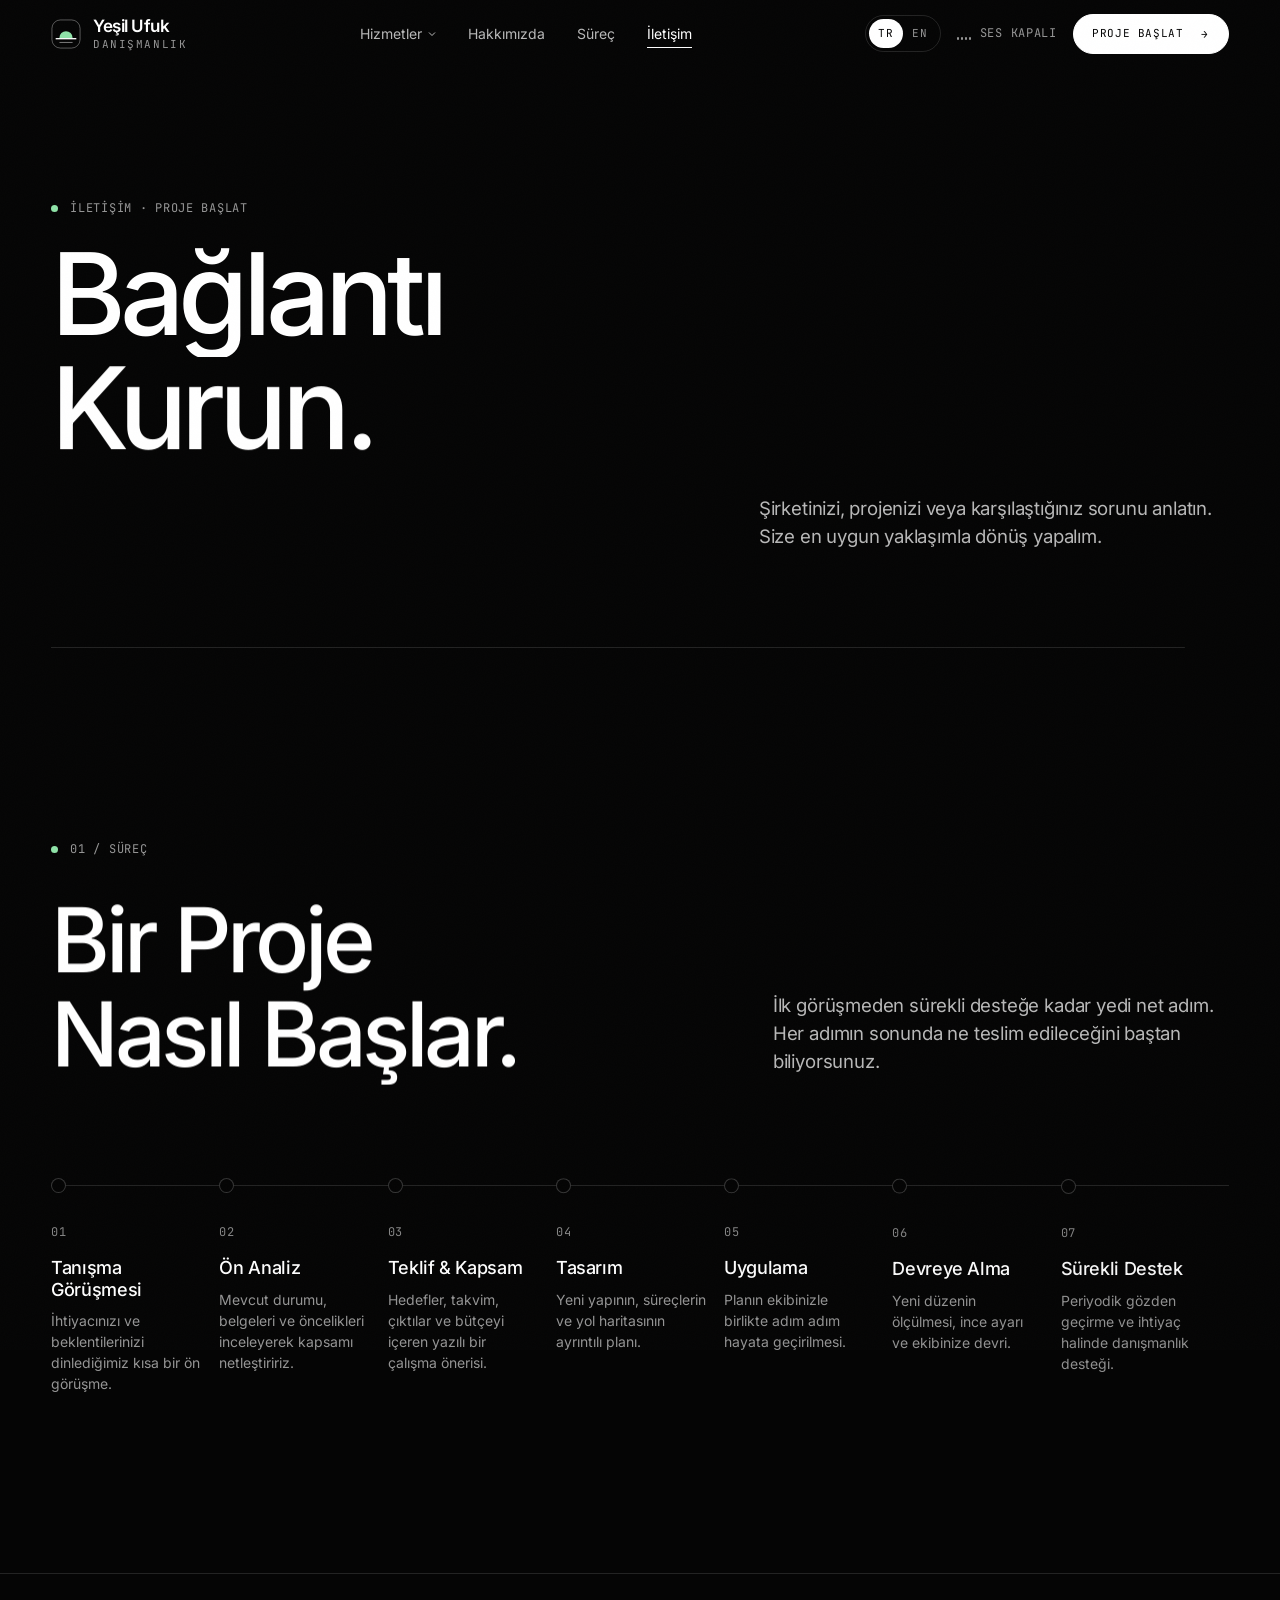
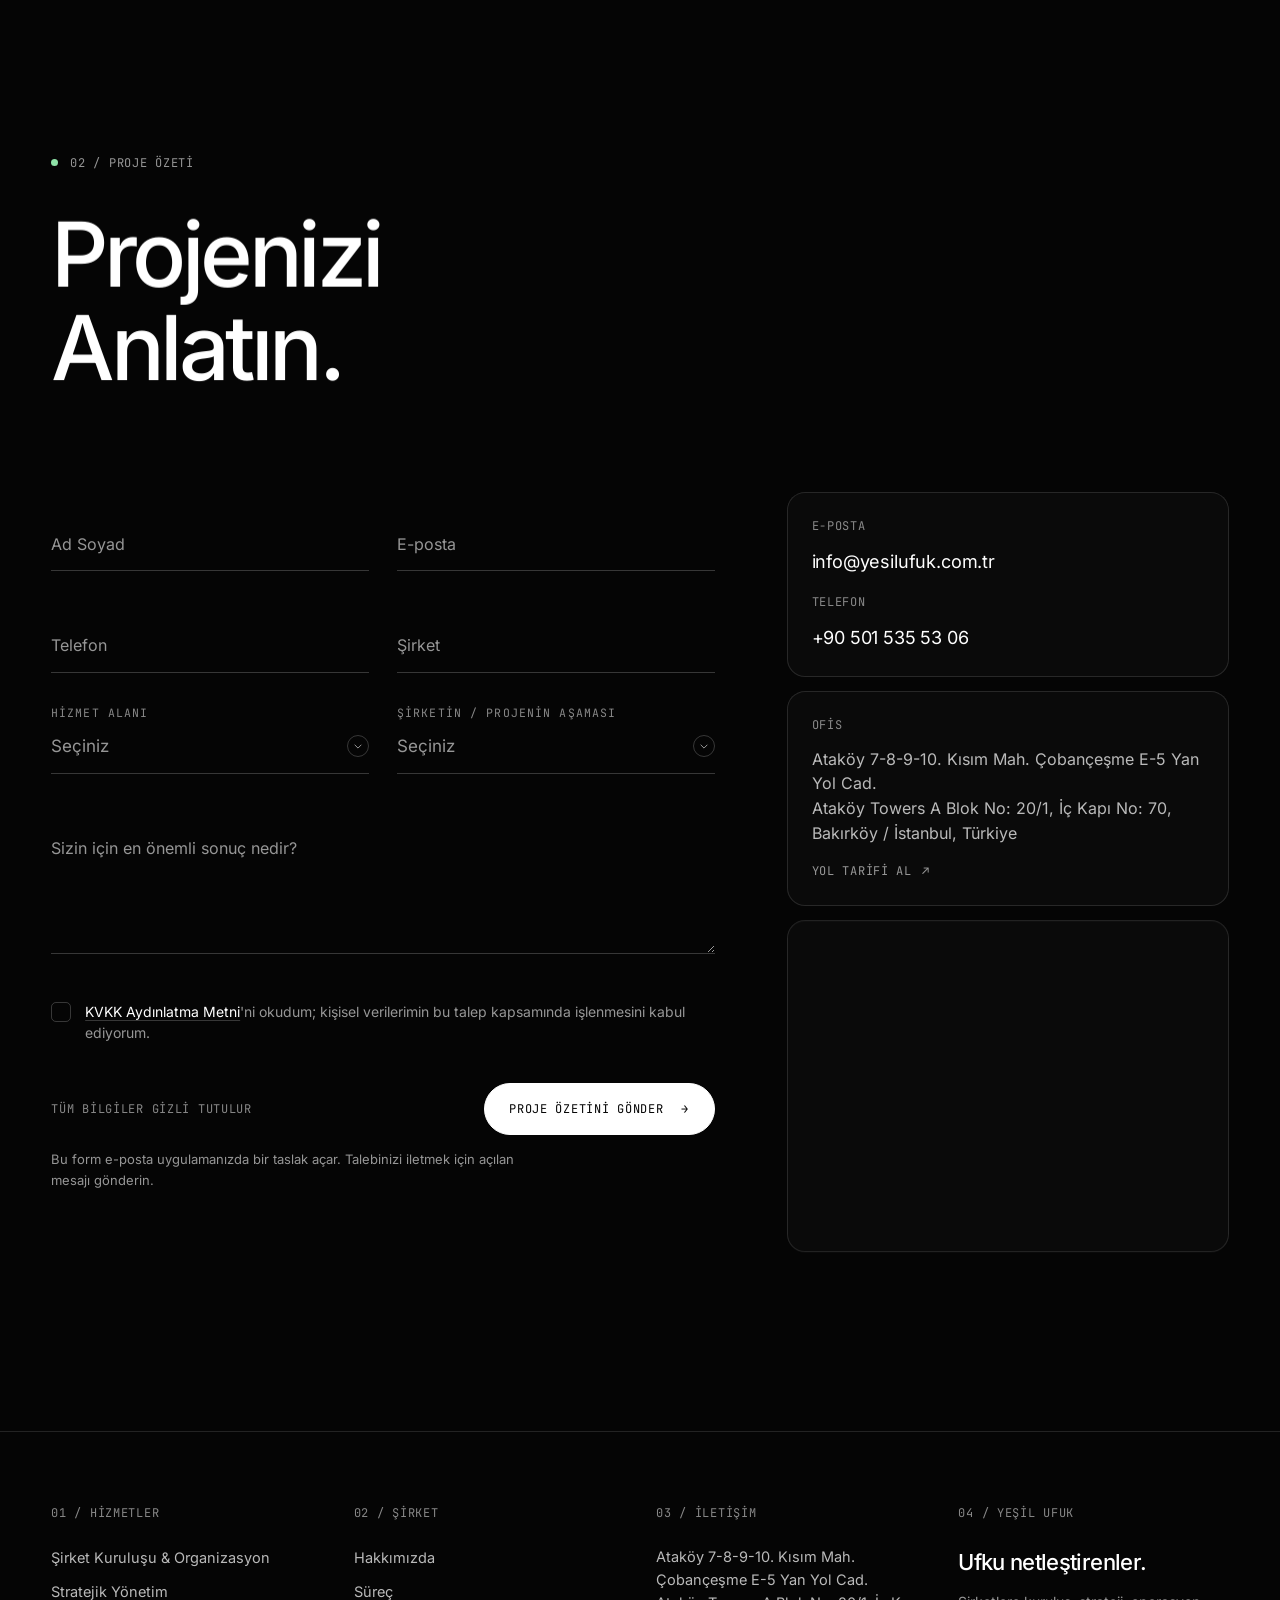
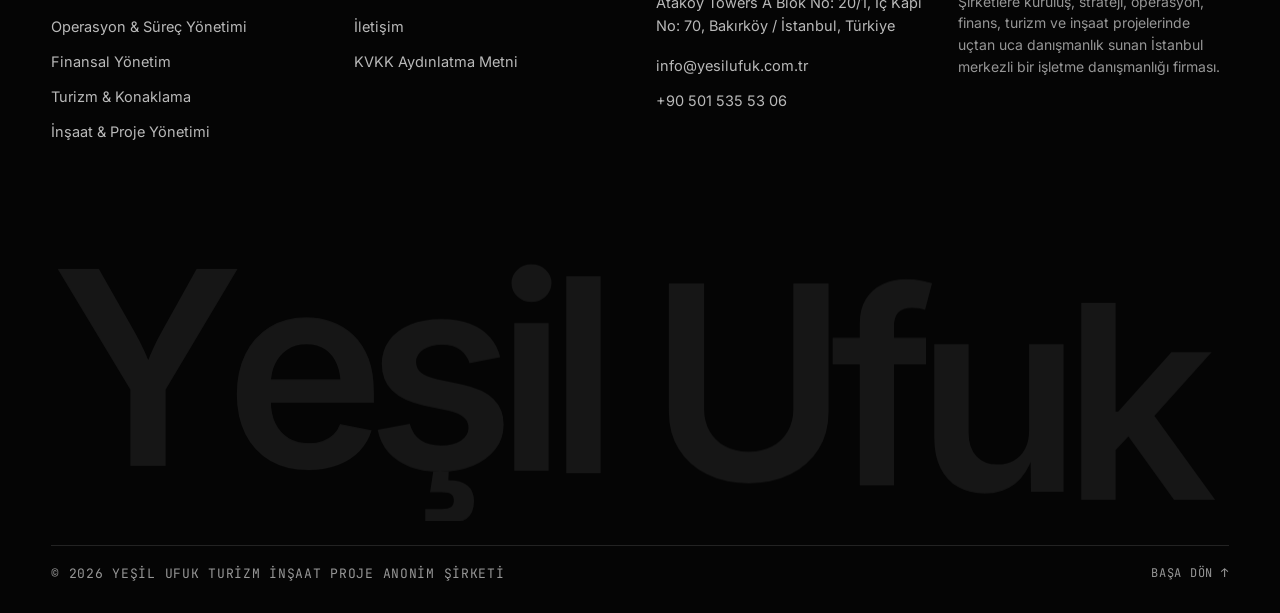
<file: iletisim.html>
<!doctype html>
<html lang="tr">
<head>
  <meta charset="utf-8">
  <meta name="viewport" content="width=device-width, initial-scale=1">
  <title data-i18n="meta.contact.title">İletişim | Yeşil Ufuk — Ataköy, Bakırköy / İstanbul</title>
  <meta name="description" data-i18n-content="meta.contact.desc" content="Yeşil Ufuk ile iletişime geçin: Ataköy Towers, Bakırköy / İstanbul. Telefon: +90 501 535 53 06. Projenizi anlatın, size dönüş yapalım.">
  <meta name="theme-color" content="#050505">
  <link rel="canonical" href="https://yesil-ufuk.github.io/iletisim.html">
  <link rel="alternate" hreflang="tr" href="https://yesil-ufuk.github.io/iletisim.html">
  <link rel="alternate" hreflang="en" href="https://yesil-ufuk.github.io/iletisim.html?lang=en">
  <link rel="alternate" hreflang="x-default" href="https://yesil-ufuk.github.io/iletisim.html">
  <meta name="robots" content="index, follow, max-image-preview:large">
  <meta property="og:type" content="website">
  <meta property="og:site_name" content="Yeşil Ufuk">
  <meta property="og:title" content="İletişim | Yeşil Ufuk — Ataköy, Bakırköy / İstanbul">
  <meta property="og:description" content="Yeşil Ufuk ile iletişime geçin: Ataköy Towers, Bakırköy / İstanbul. Telefon: +90 501 535 53 06. Projenizi anlatın, size dönüş yapalım.">
  <meta property="og:url" content="https://yesil-ufuk.github.io/iletisim.html">
  <meta property="og:image" content="https://yesil-ufuk.github.io/assets/img/og.jpg">
  <meta property="og:image:width" content="1200">
  <meta property="og:image:height" content="630">
  <meta property="og:image:alt" content="Yeşil Ufuk — İşletme ve Yönetim Danışmanlığı">
  <meta property="og:locale" content="tr_TR">
  <meta property="og:locale:alternate" content="en_US">
  <meta name="twitter:card" content="summary_large_image">
  <meta name="twitter:title" content="İletişim | Yeşil Ufuk — Ataköy, Bakırköy / İstanbul">
  <meta name="twitter:description" content="Yeşil Ufuk ile iletişime geçin: Ataköy Towers, Bakırköy / İstanbul. Telefon: +90 501 535 53 06. Projenizi anlatın, size dönüş yapalım.">
  <meta name="twitter:image" content="https://yesil-ufuk.github.io/assets/img/og.jpg">
  <link rel="icon" type="image/png" sizes="48x48" href="assets/img/favicon-48.png">
  <link rel="apple-touch-icon" href="assets/img/apple-touch-icon.png">
  <link rel="manifest" href="site.webmanifest">
  <link rel="icon" href="assets/img/favicon.svg" type="image/svg+xml">
  <link href="assets/css/fonts.css" rel="stylesheet">
  <link rel="stylesheet" href="assets/css/style.css?v=202611110230">
  <script>document.documentElement.classList.add("js")</script>
  <script type="application/ld+json">
  {
    "@context": "https://schema.org",
    "@type": "BreadcrumbList",
    "itemListElement": [
      {
        "@type": "ListItem",
        "position": 1,
        "name": "Yeşil Ufuk",
        "item": "https://yesil-ufuk.github.io/"
      },
      {
        "@type": "ListItem",
        "position": 2,
        "name": "İletişim",
        "item": "https://yesil-ufuk.github.io/iletisim.html"
      }
    ]
  }
  </script>
</head>
<body data-page="contact" data-cta="off">
  <div id="site-header"></div>

  <main id="main">
    <section class="phero" data-hero aria-labelledby="ph-h">
      <div class="wrap">
        <div class="phero__grid">
          <div>
            <span class="eyebrow mono" data-scramble data-i18n="ct.eyebrow">İletişim · Proje Başlat</span>
            <h1 class="display split" id="ph-h">
              <span class="ln"><span data-i18n="ct.h1a">Bağlantı</span></span>
              <span class="ln"><span data-i18n="ct.h1b">Kurun.</span></span>
            </h1>
          </div>
          <p class="lead" data-hero-fade data-i18n="ct.lead">Şirketinizi, projenizi veya karşılaştığınız sorunu anlatın. Size en uygun yaklaşımla dönüş yapalım.</p>
        </div>
        <div class="phero__rule" data-line></div>
      </div>
    </section>

    <!-- 01 process -->
    <section class="sec" id="surec" aria-labelledby="pc-h" style="border-top:0;padding-top:clamp(40px,6vw,80px)">
      <div class="wrap">
        <div class="sec-head">
          <span class="eyebrow mono" data-scramble data-i18n="ct.pc.label">01 / Süreç</span>
          <h2 class="h2 split" id="pc-h">
            <span class="ln"><span data-i18n="ct.pc.h2a">Bir Proje</span></span>
            <span class="ln"><span data-i18n="ct.pc.h2b">Nasıl Başlar.</span></span>
          </h2>
          <p class="lead" data-reveal data-i18n="ct.pc.lead">İlk görüşmeden sürekli desteğe kadar yedi net adım. Her adımın sonunda ne teslim edileceğini baştan biliyorsunuz.</p>
        </div>
        <div class="timeline" data-timeline role="list">
          <span class="timeline__line" aria-hidden="true"><i></i></span>
          <div class="tl" role="listitem"><span class="tl__dot" aria-hidden="true"></span><span class="mono">01</span><h3 data-i18n="ct.t1.t">Tanışma Görüşmesi</h3><p data-i18n="ct.t1.d">İhtiyacınızı ve beklentilerinizi dinlediğimiz kısa bir ön görüşme.</p></div>
          <div class="tl" role="listitem"><span class="tl__dot" aria-hidden="true"></span><span class="mono">02</span><h3 data-i18n="ct.t2.t">Ön Analiz</h3><p data-i18n="ct.t2.d">Mevcut durumu, belgeleri ve öncelikleri inceleyerek kapsamı netleştiririz.</p></div>
          <div class="tl" role="listitem"><span class="tl__dot" aria-hidden="true"></span><span class="mono">03</span><h3 data-i18n="ct.t3.t">Teklif &amp; Kapsam</h3><p data-i18n="ct.t3.d">Hedefler, takvim, çıktılar ve bütçeyi içeren yazılı bir çalışma önerisi.</p></div>
          <div class="tl" role="listitem"><span class="tl__dot" aria-hidden="true"></span><span class="mono">04</span><h3 data-i18n="ct.t4.t">Tasarım</h3><p data-i18n="ct.t4.d">Yeni yapının, süreçlerin ve yol haritasının ayrıntılı planı.</p></div>
          <div class="tl" role="listitem"><span class="tl__dot" aria-hidden="true"></span><span class="mono">05</span><h3 data-i18n="ct.t5.t">Uygulama</h3><p data-i18n="ct.t5.d">Planın ekibinizle birlikte adım adım hayata geçirilmesi.</p></div>
          <div class="tl" role="listitem"><span class="tl__dot" aria-hidden="true"></span><span class="mono">06</span><h3 data-i18n="ct.t6.t">Devreye Alma</h3><p data-i18n="ct.t6.d">Yeni düzenin ölçülmesi, ince ayarı ve ekibinize devri.</p></div>
          <div class="tl" role="listitem"><span class="tl__dot" aria-hidden="true"></span><span class="mono">07</span><h3 data-i18n="ct.t7.t">Sürekli Destek</h3><p data-i18n="ct.t7.d">Periyodik gözden geçirme ve ihtiyaç halinde danışmanlık desteği.</p></div>
        </div>
      </div>
    </section>

    <!-- 02 brief -->
    <section class="sec" id="brief" aria-labelledby="bf-h">
      <div class="wrap">
        <div class="sec-head">
          <span class="eyebrow mono" data-scramble data-i18n="ct.bf.label">02 / Proje Özeti</span>
          <h2 class="h2 split" id="bf-h">
            <span class="ln"><span data-i18n="ct.bf.h2a">Projenizi</span></span>
            <span class="ln"><span data-i18n="ct.bf.h2b">Anlatın.</span></span>
          </h2>
        </div>

        <div class="brief">
          <form class="form" data-form novalidate>
            <div class="field">
              <input id="f-name" name="name" type="text" autocomplete="name" required>
              <label for="f-name" data-i18n="form.name">Ad Soyad</label>
              <span class="field__line" aria-hidden="true"></span>
              <span class="field__err" aria-live="polite"></span>
            </div>
            <div class="field">
              <input id="f-email" name="email" type="email" autocomplete="email" required>
              <label for="f-email" data-i18n="form.email">E-posta</label>
              <span class="field__line" aria-hidden="true"></span>
              <span class="field__err" aria-live="polite"></span>
            </div>
            <div class="field">
              <input id="f-phone" name="phone" type="tel" autocomplete="tel">
              <label for="f-phone" data-i18n="form.phone">Telefon</label>
              <span class="field__line" aria-hidden="true"></span>
              <span class="field__err"></span>
            </div>
            <div class="field">
              <input id="f-company" name="company" type="text" autocomplete="organization">
              <label for="f-company" data-i18n="form.company">Şirket</label>
              <span class="field__line" aria-hidden="true"></span>
              <span class="field__err"></span>
            </div>
            <div class="field field--select">
              <select id="f-service" name="service" data-i18n="form.service.opts">
                <option value="">Seçiniz</option>
                <option>Şirket Kuruluşu &amp; Organizasyon</option>
                <option>Stratejik Yönetim</option>
                <option>Operasyon &amp; Süreç Yönetimi</option>
                <option>Finansal Yönetim</option>
                <option>Turizm &amp; Konaklama</option>
                <option>İnşaat &amp; Proje Yönetimi</option>
                <option>Henüz emin değilim</option>
              </select>
              <label for="f-service" data-i18n="form.service">Hizmet alanı</label>
              <span class="field__line" aria-hidden="true"></span>
              <span class="field__err"></span>
            </div>
            <div class="field field--select">
              <select id="f-stage" name="stage" data-i18n="form.stage.opts">
                <option value="">Seçiniz</option>
                <option>Kuruluş aşamasında</option>
                <option>1–10 çalışan</option>
                <option>10–50 çalışan</option>
                <option>50+ çalışan</option>
                <option>Yeni yatırım / inşaat projesi</option>
              </select>
              <label for="f-stage" data-i18n="form.stage">Şirketin / projenin aşaması</label>
              <span class="field__line" aria-hidden="true"></span>
              <span class="field__err"></span>
            </div>
            <div class="field field--full">
              <textarea id="f-msg" name="message" rows="4" required></textarea>
              <label for="f-msg" data-i18n="form.msg">Sizin için en önemli sonuç nedir?</label>
              <span class="field__line" aria-hidden="true"></span>
              <span class="field__err" aria-live="polite"></span>
            </div>
            <div class="hp" aria-hidden="true">
              <label for="f-web">Bu alanı boş bırakın</label>
              <input id="f-web" name="website" type="text" tabindex="-1" autocomplete="off">
            </div>
            <label class="consent">
              <input type="checkbox" name="kvkk" required>
              <span class="box" aria-hidden="true"><svg viewBox="0 0 12 12"><polyline points="2,6.5 5,9 10,3"/></svg></span>
              <span data-i18n="form.kvkk"><a href="kvkk.html">KVKK Aydınlatma Metni</a>'ni okudum; kişisel verilerimin bu talep kapsamında işlenmesini kabul ediyorum.</span>
            </label>
            <div class="form__foot">
              <span class="form__note mono" data-i18n="form.note">Tüm bilgiler gizli tutulur</span>
              <button class="btn" type="submit" data-magnetic><span class="btn__label" data-i18n="form.submit">Proje özetini gönder</span><span class="arr" aria-hidden="true"></span></button>
            </div>
            <div class="form__status" data-status role="status"></div>
            <p class="form__delivery" data-mail-notice data-i18n="form.delivery">Bu form e-posta uygulamanızda bir taslak açar. Talebinizi iletmek için açılan mesajı gönderin.</p>
          </form>

          <aside class="side" data-stagger>
            <div class="side__box">
              <span class="mono" data-i18n="ct.side.mail">E-posta</span>
              <a class="big" data-site-email href="mailto:info@yesilufuk.com.tr">info@yesilufuk.com.tr</a>
              <div data-site-phone-wrap hidden style="margin-top:18px">
                <span class="mono" data-i18n="form.phone">Telefon</span>
                <a class="big" data-site-phone href="#"></a>
              </div>
            </div>
            <div class="side__box">
              <span class="mono" data-i18n="ct.side.addr">Ofis</span>
              <address data-site-address>Ataköy 7-8-9-10. Kısım Mah. Çobançeşme E-5 Yan Yol Cad.<br>Ataköy Towers A Blok No: 20/1, İç Kapı No: 70, Bakırköy / İstanbul, <span data-i18n="addr.country">Türkiye</span></address>
              <a class="link-arrow" style="margin-top:16px" target="_blank" rel="noopener" data-site-maplink href="https://www.google.com/maps/search/?api=1&amp;query=Ata%C3%B6y%20Towers%2C%20Bak%C4%B1rk%C3%B6y%2C%20%C4%B0stanbul"><span data-i18n="ct.side.route">Yol tarifi al</span> <i>↗</i></a>
            </div>
            <div class="map">
              <iframe title="Harita — Ataköy Towers, Bakırköy" loading="lazy" referrerpolicy="no-referrer-when-downgrade" data-site-map src="https://maps.google.com/maps?q=Ata%C3%B6y%20Towers%2C%20Bak%C4%B1rk%C3%B6y%2C%20%C4%B0stanbul&amp;z=15&amp;output=embed"></iframe>
            </div>
          </aside>
        </div>
      </div>
    </section>
  </main>

  <div id="site-footer"></div>

  <script src="assets/js/vendor/gsap.min.js"></script>
  <script src="assets/js/vendor/ScrollTrigger.min.js"></script>
  <script src="assets/js/vendor/lenis.min.js"></script>
  <script src="assets/js/layout.js?v=202611111500"></script>
  <script src="assets/js/i18n.js?v=202611111500"></script>
  <script src="assets/js/select.js?v=202611110140"></script>
  <script src="assets/js/main.js?v=202611110140"></script>
</body>
</html>
</file>
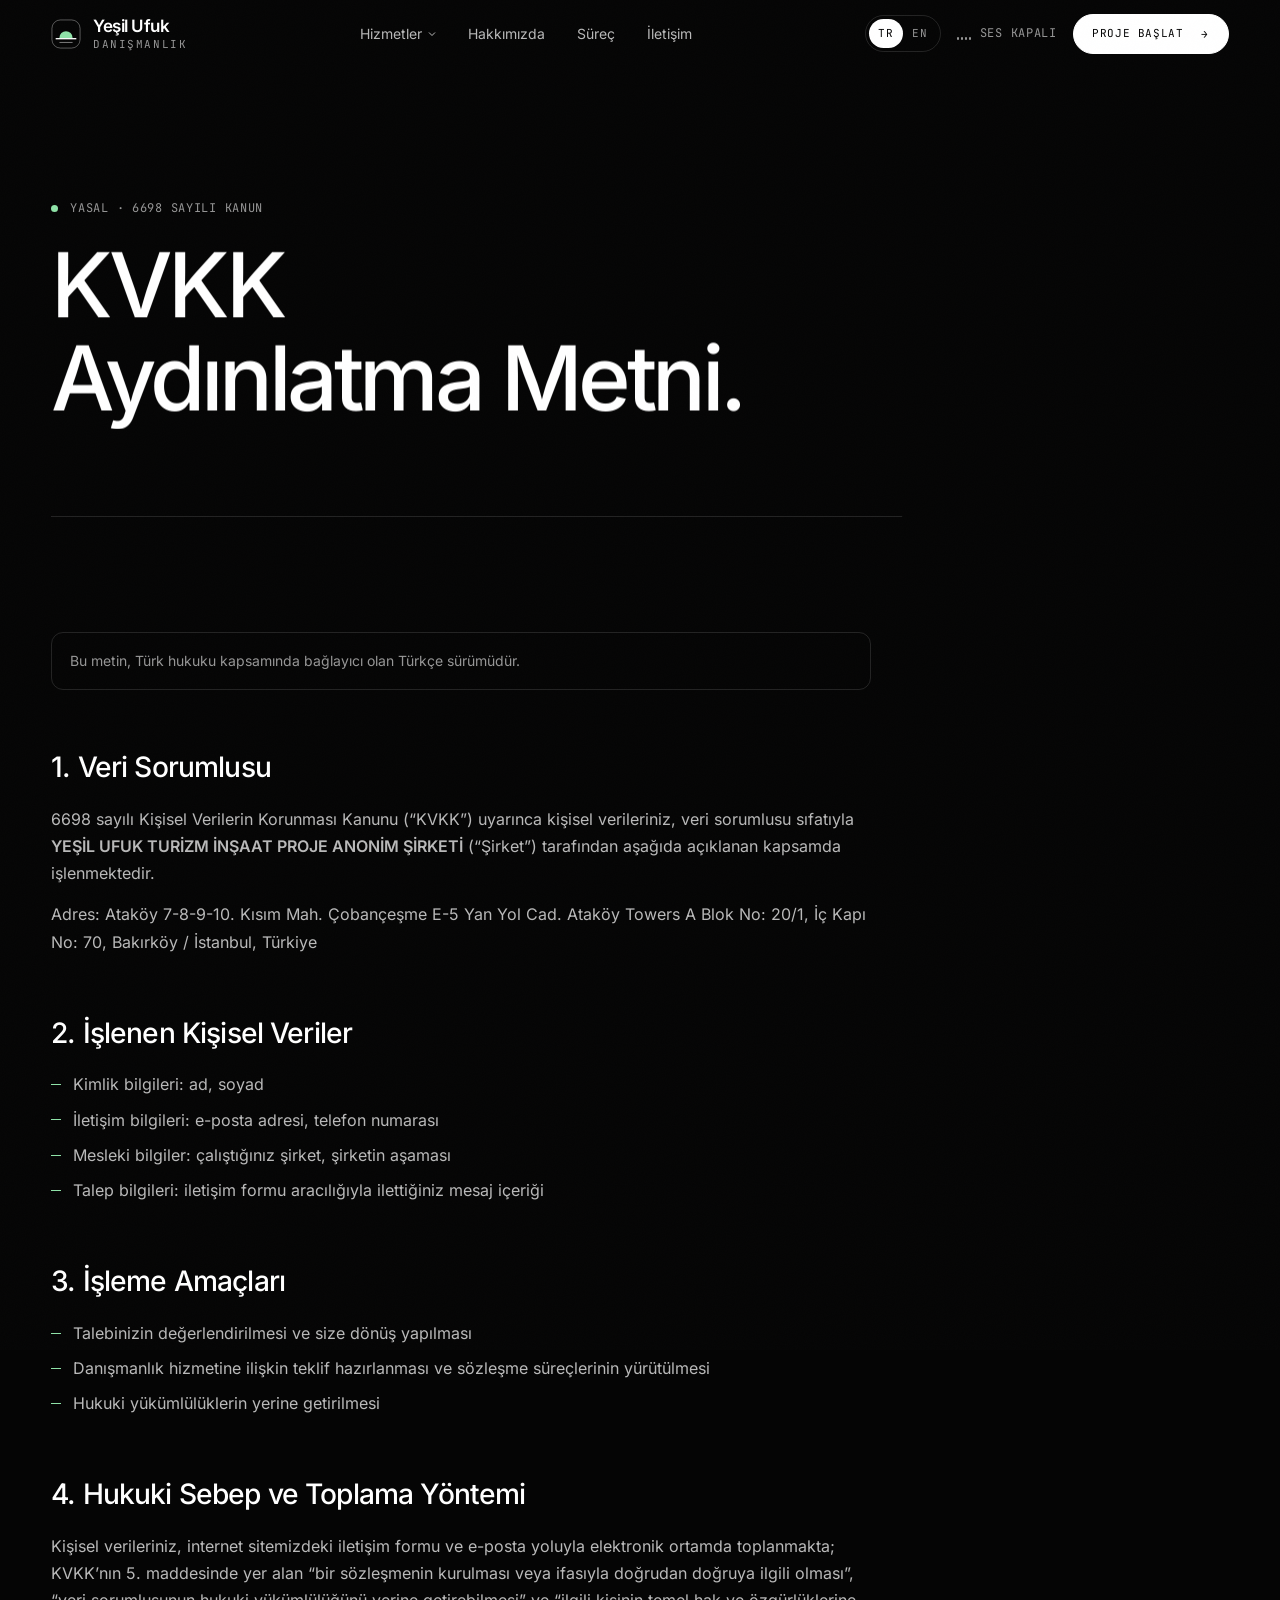
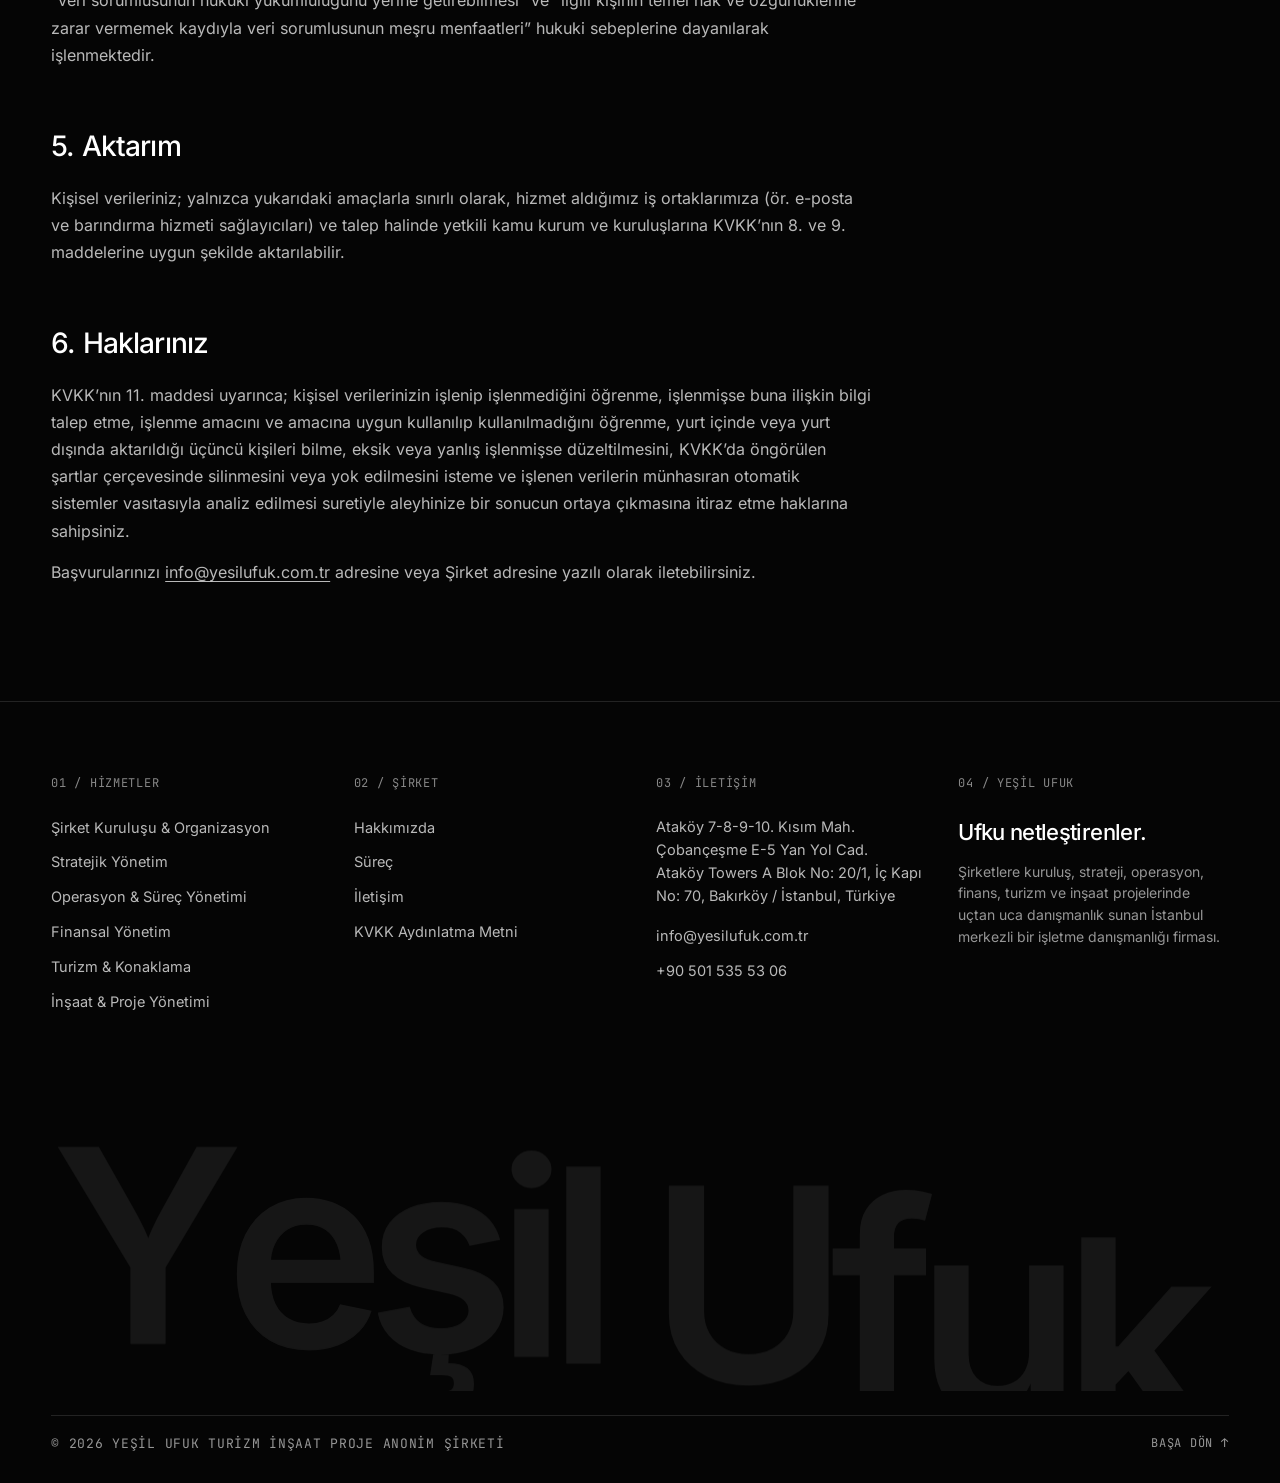
<file: kvkk.html>
<!doctype html>
<html lang="tr">
<head>
  <meta charset="utf-8">
  <meta name="viewport" content="width=device-width, initial-scale=1">
  <title data-i18n="meta.kvkk.title">KVKK Aydınlatma Metni | Yeşil Ufuk</title>
  <meta name="description" content="6698 sayılı Kişisel Verilerin Korunması Kanunu kapsamında aydınlatma metni.">
  <meta name="theme-color" content="#050505">
  <link rel="canonical" href="https://yesil-ufuk.github.io/kvkk.html">
  <meta property="og:type" content="website">
  <meta property="og:site_name" content="Yeşil Ufuk">
  <meta property="og:title" content="KVKK Aydınlatma Metni | Yeşil Ufuk">
  <meta property="og:description" content="6698 sayılı Kişisel Verilerin Korunması Kanunu kapsamında aydınlatma metni.">
  <meta property="og:url" content="https://yesil-ufuk.github.io/kvkk.html">
  <meta property="og:image" content="https://yesil-ufuk.github.io/assets/img/og.jpg">
  <meta property="og:image:width" content="1200">
  <meta property="og:image:height" content="630">
  <meta property="og:image:alt" content="Yeşil Ufuk — İşletme ve Yönetim Danışmanlığı">
  <meta property="og:locale" content="tr_TR">
  <meta property="og:locale:alternate" content="en_US">
  <meta name="twitter:card" content="summary_large_image">
  <meta name="twitter:title" content="KVKK Aydınlatma Metni | Yeşil Ufuk">
  <meta name="twitter:description" content="6698 sayılı Kişisel Verilerin Korunması Kanunu kapsamında aydınlatma metni.">
  <meta name="twitter:image" content="https://yesil-ufuk.github.io/assets/img/og.jpg">
  <link rel="icon" type="image/png" sizes="48x48" href="assets/img/favicon-48.png">
  <link rel="apple-touch-icon" href="assets/img/apple-touch-icon.png">
  <link rel="manifest" href="site.webmanifest">
  <meta name="robots" content="noindex">
  <link rel="icon" href="assets/img/favicon.svg" type="image/svg+xml">
  <link href="assets/css/fonts.css" rel="stylesheet">
  <link rel="stylesheet" href="assets/css/style.css?v=202611110230">
  <script>document.documentElement.classList.add("js")</script>
</head>
<body data-page="kvkk" data-cta="off">
  <div id="site-header"></div>

  <main id="main">
    <section class="phero" data-hero aria-labelledby="ph-h">
      <div class="wrap">
        <span class="eyebrow mono" data-scramble data-i18n="kvkk.eyebrow">Yasal · 6698 Sayılı Kanun</span>
        <h1 class="h2 split" id="ph-h" style="margin-top:24px">
          <span class="ln"><span>KVKK</span></span>
          <span class="ln"><span data-i18n="kvkk.h1">Aydınlatma Metni.</span></span>
        </h1>
        <div class="phero__rule" data-line></div>
      </div>
    </section>

    <section class="sec--tight" style="padding-top:0">
      <div class="wrap">
        <div class="legal">
          <p class="notice" data-i18n="kvkk.notice">Bu metin, Türk hukuku kapsamında bağlayıcı olan Türkçe sürümüdür.</p>

          <h2>1. Veri Sorumlusu</h2>
          <p>6698 sayılı Kişisel Verilerin Korunması Kanunu (“KVKK”) uyarınca kişisel verileriniz, veri sorumlusu sıfatıyla <strong>YEŞİL UFUK TURİZM İNŞAAT PROJE ANONİM ŞİRKETİ</strong> (“Şirket”) tarafından aşağıda açıklanan kapsamda işlenmektedir.</p>
          <p>Adres: <span data-site-address-inline>Ataköy 7-8-9-10. Kısım Mah. Çobançeşme E-5 Yan Yol Cad. Ataköy Towers A Blok No: 20/1, İç Kapı No: 70, Bakırköy / İstanbul, Türkiye</span></p>

          <h2>2. İşlenen Kişisel Veriler</h2>
          <ul>
            <li>Kimlik bilgileri: ad, soyad</li>
            <li>İletişim bilgileri: e-posta adresi, telefon numarası</li>
            <li>Mesleki bilgiler: çalıştığınız şirket, şirketin aşaması</li>
            <li>Talep bilgileri: iletişim formu aracılığıyla ilettiğiniz mesaj içeriği</li>
          </ul>

          <h2>3. İşleme Amaçları</h2>
          <ul>
            <li>Talebinizin değerlendirilmesi ve size dönüş yapılması</li>
            <li>Danışmanlık hizmetine ilişkin teklif hazırlanması ve sözleşme süreçlerinin yürütülmesi</li>
            <li>Hukuki yükümlülüklerin yerine getirilmesi</li>
          </ul>

          <h2>4. Hukuki Sebep ve Toplama Yöntemi</h2>
          <p>Kişisel verileriniz, internet sitemizdeki iletişim formu ve e-posta yoluyla elektronik ortamda toplanmakta; KVKK’nın 5. maddesinde yer alan “bir sözleşmenin kurulması veya ifasıyla doğrudan doğruya ilgili olması”, “veri sorumlusunun hukuki yükümlülüğünü yerine getirebilmesi” ve “ilgili kişinin temel hak ve özgürlüklerine zarar vermemek kaydıyla veri sorumlusunun meşru menfaatleri” hukuki sebeplerine dayanılarak işlenmektedir.</p>

          <h2>5. Aktarım</h2>
          <p>Kişisel verileriniz; yalnızca yukarıdaki amaçlarla sınırlı olarak, hizmet aldığımız iş ortaklarımıza (ör. e-posta ve barındırma hizmeti sağlayıcıları) ve talep halinde yetkili kamu kurum ve kuruluşlarına KVKK’nın 8. ve 9. maddelerine uygun şekilde aktarılabilir.</p>

          <h2>6. Haklarınız</h2>
          <p>KVKK’nın 11. maddesi uyarınca; kişisel verilerinizin işlenip işlenmediğini öğrenme, işlenmişse buna ilişkin bilgi talep etme, işlenme amacını ve amacına uygun kullanılıp kullanılmadığını öğrenme, yurt içinde veya yurt dışında aktarıldığı üçüncü kişileri bilme, eksik veya yanlış işlenmişse düzeltilmesini, KVKK’da öngörülen şartlar çerçevesinde silinmesini veya yok edilmesini isteme ve işlenen verilerin münhasıran otomatik sistemler vasıtasıyla analiz edilmesi suretiyle aleyhinize bir sonucun ortaya çıkmasına itiraz etme haklarına sahipsiniz.</p>
          <p>Başvurularınızı <a href="mailto:info@yesilufuk.com.tr" data-site-email style="text-decoration:underline;text-underline-offset:3px">info@yesilufuk.com.tr</a> adresine veya Şirket adresine yazılı olarak iletebilirsiniz.</p>
        </div>
      </div>
    </section>
  </main>

  <div id="site-footer"></div>

  <script src="assets/js/vendor/gsap.min.js"></script>
  <script src="assets/js/vendor/ScrollTrigger.min.js"></script>
  <script src="assets/js/vendor/lenis.min.js"></script>
  <script src="assets/js/layout.js?v=202611111500"></script>
  <script src="assets/js/i18n.js?v=202611111500"></script>
  <script src="assets/js/main.js?v=202611110140"></script>
</body>
</html>
</file>
<file: assets/css/fonts.css>
@font-face { font-family: 'Inter'; font-style: normal; font-weight: 400; font-display: swap; src: url('../fonts/inter-400.woff2') format('woff2'); }
@font-face { font-family: 'Inter'; font-style: normal; font-weight: 500; font-display: swap; src: url('../fonts/inter-500.woff2') format('woff2'); }
@font-face { font-family: 'Inter'; font-style: normal; font-weight: 600; font-display: swap; src: url('../fonts/inter-600.woff2') format('woff2'); }
@font-face { font-family: 'JetBrains Mono'; font-style: normal; font-weight: 400; font-display: swap; src: url('../fonts/jetbrains-mono-400.woff2') format('woff2'); }
@font-face { font-family: 'JetBrains Mono'; font-style: normal; font-weight: 500; font-display: swap; src: url('../fonts/jetbrains-mono-500.woff2') format('woff2'); }
</file>
<file: assets/css/style.css>
/* =========================================================
   YEŞİL UFUK — Business & Management Consulting
   Design tokens, layout, components, motion states
   ========================================================= */

:root {
  --bg: #050505;
  --bg-2: #0b0b0b;
  --bg-3: #111;
  --ink: #fff;
  --prose: #ffffffb8;
  --secondary: #ffffff94;
  --mute: #ffffff85;
  --faint: #ffffff2e;
  --rule: #ffffff1f;
  --rule-2: #ffffff33;
  --accent: #8fe3a8;
  --accent-dim: #8fe3a833;
  --font: "Inter", "Helvetica Neue", Arial, sans-serif;
  --mono: "JetBrains Mono", ui-monospace, SFMono-Regular, Menlo, Consolas, monospace;
  --ease: cubic-bezier(.22, 1, .36, 1);
  --ease-io: cubic-bezier(.65, 0, .35, 1);
  --gutter: clamp(16px, 4vw, 56px);
  --max: 1440px;
  --bar: 68px;
}

/* ---------- Lenis ---------- */
html.lenis, html.lenis body { height: auto; }
.lenis.lenis-smooth { scroll-behavior: auto !important; }
.lenis.lenis-smooth [data-lenis-prevent] { overscroll-behavior: contain; }
.lenis.lenis-stopped { overflow: hidden; }
.lenis.lenis-smooth iframe { pointer-events: none; }

/* ---------- Base ---------- */
*, *::before, *::after { box-sizing: border-box; }
html { -webkit-text-size-adjust: 100%; scroll-behavior: smooth; }
body {
  margin: 0;
  background: var(--bg);
  color: var(--ink);
  font-family: var(--font);
  font-size: 16px;
  line-height: 1.55;
  -webkit-font-smoothing: antialiased;
  -moz-osx-font-smoothing: grayscale;
  text-rendering: optimizeLegibility;
  overflow-x: hidden;
}
html.menu-open, html.menu-open body { overflow: hidden; overscroll-behavior: none; }
::selection { background: var(--accent); color: #050505; }
img, svg, canvas, iframe { display: block; max-width: 100%; }
a { color: inherit; text-decoration: none; }
button { font: inherit; color: inherit; background: none; border: 0; padding: 0; cursor: pointer; }
h1, h2, h3, h4, p, ul, ol, dl, dd, figure { margin: 0; }
h1, h2, h3, h4 { overflow-wrap: break-word; }
ul, ol { padding: 0; list-style: none; }
:focus-visible { outline: 1px solid var(--accent); outline-offset: 4px; border-radius: 2px; }

.mono {
  font-family: var(--mono);
  font-size: 12px;
  letter-spacing: .06em;
  text-transform: uppercase;
  font-weight: 400;
}
.wrap { width: 100%; max-width: var(--max); margin: 0 auto; padding: 0 var(--gutter); }
.sr-only { position: absolute; width: 1px; height: 1px; overflow: hidden; clip: rect(0 0 0 0); white-space: nowrap; }

.skip {
  position: fixed; left: 16px; top: -60px; z-index: 200;
  background: var(--ink); color: var(--bg); padding: 10px 14px;
  font-family: var(--mono); font-size: 12px; text-transform: uppercase;
  transition: top .3s var(--ease);
}
.skip:focus { top: 12px; }

/* Grain overlay */
.grain {
  pointer-events: none; position: fixed; inset: -50%; z-index: 90; opacity: .018;
  background-image: url("data:image/svg+xml,%3Csvg xmlns='http://www.w3.org/2000/svg' width='160' height='160'%3E%3Cfilter id='n'%3E%3CfeTurbulence type='fractalNoise' baseFrequency='.9' numOctaves='2' stitchTiles='stitch'/%3E%3C/filter%3E%3Crect width='100%25' height='100%25' filter='url(%23n)'/%3E%3C/svg%3E");
}
@keyframes grain {
  0% { transform: translate(0, 0); } 20% { transform: translate(-3%, 2%); }
  40% { transform: translate(2%, -3%); } 60% { transform: translate(-2%, -1%); }
  80% { transform: translate(3%, 3%); } 100% { transform: translate(0, 0); }
}

/* ---------- Typography ---------- */
.display {
  font-size: clamp(3.1rem, 10.4vw, 10.5rem);
  line-height: .9;
  letter-spacing: -.055em;
  font-weight: 500;
}
.h2 {
  font-size: clamp(2.5rem, 7vw, 6.4rem);
  line-height: .94;
  letter-spacing: -.05em;
  font-weight: 500;
}
.h3 {
  font-size: clamp(1.45rem, 2.3vw, 2rem);
  line-height: 1.1;
  letter-spacing: -.03em;
  font-weight: 500;
}
.lead {
  font-size: clamp(1.06rem, 1.45vw, 1.32rem);
  line-height: 1.5;
  color: var(--prose);
  max-width: 38ch;
  letter-spacing: -.01em;
}
.prose { color: var(--prose); max-width: 56ch; }
.accent { color: var(--accent); }

/* Masked line reveal */
.split .ln { display: block; overflow: hidden; padding: .14em 0 .1em; margin: -.14em 0 -.1em; }
.split .ln > span { display: inline-block; will-change: transform; padding-right: .1em; margin-right: -.1em; }

/* Ink (scroll-filled words) */
[data-ink] .w {
  --p: -12;
  background-image: linear-gradient(90deg, var(--ink) calc(var(--p) * 1%), var(--faint) calc((var(--p) + 12) * 1%));
  -webkit-background-clip: text;
  background-clip: text;
  color: transparent;
}

/* ---------- Buttons ---------- */
.btn {
  --h: 52px;
  position: relative; isolation: isolate;
  display: inline-flex; align-items: center; gap: 14px;
  height: var(--h); padding: 0 22px 0 24px;
  border: 1px solid var(--ink); border-radius: 999px;
  background: var(--ink); color: var(--bg);
  font-family: var(--mono); font-size: 12px; letter-spacing: .06em; text-transform: uppercase;
  overflow: hidden; white-space: nowrap;
  transition: color .45s var(--ease), border-color .45s var(--ease);
}
.btn::before {
  content: ""; position: absolute; inset: 0; z-index: -1;
  background: var(--accent);
  transform: translateY(101%); border-radius: inherit;
  transition: transform .55s var(--ease);
}
.btn:hover::before, .btn:focus-visible::before { transform: translateY(0); }
.btn:hover { border-color: var(--accent); }
.btn .arr { display: inline-block; width: 14px; height: 14px; position: relative; overflow: hidden; }
.btn .arr::before, .btn .arr::after {
  content: "→"; position: absolute; inset: 0; line-height: 14px; text-align: center;
  transition: transform .5s var(--ease);
}
.btn .arr::after { transform: translateX(-140%); }
.btn:hover .arr::before { transform: translateX(140%); }
.btn:hover .arr::after { transform: translateX(0); }
.btn--ghost { background: transparent; color: var(--ink); border-color: var(--rule-2); }
.btn--ghost::before { background: var(--ink); }
.btn--ghost:hover { color: var(--bg); border-color: var(--ink); }
.btn--sm { --h: 40px; padding: 0 16px 0 18px; font-size: 11px; }
.btn__label { position: relative; display: inline-block; }

.link-arrow {
  display: inline-flex; align-items: center; gap: 10px;
  font-family: var(--mono); font-size: 12px; letter-spacing: .06em; text-transform: uppercase;
  color: var(--secondary);
  transition: color .3s var(--ease);
}
.link-arrow i { font-style: normal; transition: transform .45s var(--ease); }
.link-arrow:hover { color: var(--ink); }
.link-arrow:hover i { transform: translateX(6px); }

/* ---------- Header ---------- */
.hdr {
  position: fixed; inset: 0 0 auto 0; z-index: 80;
  height: var(--bar);
  transition: transform .6s var(--ease), background-color .4s var(--ease), border-color .4s var(--ease);
  border-bottom: 1px solid transparent;
}
.hdr.is-scrolled {
  background: #050505b8;
  -webkit-backdrop-filter: blur(16px) saturate(1.2);
  backdrop-filter: blur(16px) saturate(1.2);
  border-bottom-color: var(--rule);
}
.hdr.is-hidden { transform: translateY(-100%); }
.hdr__in {
  height: 100%; max-width: var(--max); margin: 0 auto; padding: 0 var(--gutter);
  display: flex; align-items: center; justify-content: space-between; gap: 24px;
}
.logo { display: inline-flex; align-items: center; gap: 12px; flex-shrink: 0; }
.logo__mark { width: 30px; height: 30px; }
.logo__mark .sun { transform-origin: 16px 20px; transition: transform .8s var(--ease); }
.logo:hover .logo__mark .sun { transform: translateY(-3px); }
.logo__txt { display: flex; flex-direction: column; line-height: 1; }
.logo__word { font-weight: 600; letter-spacing: -.03em; font-size: 17px; }
.logo__sub { font-size: 11px; color: var(--secondary); margin-top: 4px; letter-spacing: .14em; }

.nav { display: flex; align-items: center; gap: 4px; }
.nav__link {
  position: relative; display: inline-flex; align-items: center; gap: 6px;
  padding: 10px 14px; font-size: 14px; color: var(--prose);
  transition: color .3s var(--ease);
}
.nav__link::after {
  content: ""; position: absolute; left: 14px; right: 14px; bottom: 6px; height: 1px;
  background: currentColor; transform: scaleX(0); transform-origin: right;
  transition: transform .5s var(--ease);
}
.nav__link:hover, .nav__link[aria-current="page"], .nav__link[aria-expanded="true"] { color: var(--ink); }
.nav__link:hover::after, .nav__link[aria-current="page"]::after { transform: scaleX(1); transform-origin: left; }
.nav__link .chev { width: 8px; height: 8px; transition: transform .4s var(--ease); }
.nav__link[aria-expanded="true"] .chev { transform: rotate(180deg); }
.nav__item { position: relative; }

.mega {
  position: absolute; top: calc(100% + 14px); left: -24px;
  width: min(620px, 80vw);
  background: #0a0a0af2;
  -webkit-backdrop-filter: blur(24px); backdrop-filter: blur(24px);
  border: 1px solid var(--rule); border-radius: 16px;
  padding: 10px;
  opacity: 0; visibility: hidden; transform: translateY(-8px);
  transition: opacity .35s var(--ease), transform .45s var(--ease), visibility 0s .45s;
}
.mega::before { content: ""; position: absolute; left: 0; right: 0; top: -16px; height: 16px; }
.mega.is-open { opacity: 1; visibility: visible; transform: none; transition: opacity .35s var(--ease), transform .45s var(--ease), visibility 0s; }
.mega__head { display: flex; justify-content: space-between; padding: 12px 14px 10px; color: var(--mute); }
.mega__a {
  display: grid; grid-template-columns: 34px 1fr auto; gap: 14px; align-items: start;
  padding: 14px; border-radius: 10px;
  transition: background-color .3s var(--ease);
}
.mega__a:hover, .mega__a:focus-visible { background: #ffffff0d; }
.mega__a .n { color: var(--mute); padding-top: 3px; }
.mega__a b { display: block; font-weight: 500; font-size: 15px; letter-spacing: -.01em; }
.mega__a span.d { display: block; color: var(--secondary); font-size: 13px; line-height: 1.45; margin-top: 4px; }
.mega__a .go { color: var(--mute); transition: transform .45s var(--ease), color .3s; padding-top: 2px; }
.mega__a:hover .go { transform: translateX(4px); color: var(--accent); }
.mega__foot { border-top: 1px solid var(--rule); margin-top: 6px; padding: 12px 14px 8px; }

.hdr__tools { display: flex; align-items: center; gap: 10px; }
.lang { display: inline-flex; border: 1px solid var(--rule); border-radius: 999px; padding: 3px; }
.lang button {
  font-family: var(--mono); font-size: 11px; letter-spacing: .08em;
  padding: 6px 9px; border-radius: 999px; color: var(--secondary);
  transition: background-color .3s var(--ease), color .3s var(--ease);
}
.lang button:hover { color: var(--ink); }
.lang button[aria-pressed="true"] { background: var(--ink); color: var(--bg); }

.sound { display: inline-flex; align-items: center; gap: 9px; color: var(--secondary); padding: 8px 6px; transition: color .3s; }
.sound:hover { color: var(--ink); }
.sound__bars { display: inline-flex; align-items: flex-end; gap: 2px; height: 12px; }
.sound__bars i { width: 2px; height: 3px; background: currentColor; border-radius: 1px; transition: height .3s var(--ease); }
.sound[aria-pressed="true"] { color: var(--ink); }
.sound[aria-pressed="true"] .sound__bars i { animation: eq 1s var(--ease-io) infinite alternate; }
.sound[aria-pressed="true"] .sound__bars i:nth-child(2) { animation-delay: -.3s; animation-duration: .8s; }
.sound[aria-pressed="true"] .sound__bars i:nth-child(3) { animation-delay: -.6s; animation-duration: 1.2s; }
.sound[aria-pressed="true"] .sound__bars i:nth-child(4) { animation-delay: -.15s; animation-duration: .9s; }
@keyframes eq { from { height: 3px; } to { height: 12px; } }

.burger { display: none; width: 44px; height: 44px; border: 1px solid var(--rule-2); border-radius: 50%; position: relative; }
.burger i { position: absolute; left: 14px; right: 14px; height: 1px; background: var(--ink); transition: transform .5s var(--ease), top .5s var(--ease); }
.burger i:nth-of-type(1) { top: 18px; }
.burger i:nth-of-type(2) { top: 25px; }
.burger[aria-expanded="true"] i:nth-of-type(1) { top: 21.5px; transform: rotate(45deg); }
.burger[aria-expanded="true"] i:nth-of-type(2) { top: 21.5px; transform: rotate(-45deg); }

.progress { position: absolute; left: 0; right: 0; bottom: -1px; height: 1px; overflow: hidden; }
.progress i { display: block; height: 100%; background: var(--accent); transform: scaleX(0); transform-origin: left; }

/* Mobile menu */
.mnav {
  position: fixed; inset: 0; z-index: 75;
  background: var(--bg);
  padding: calc(var(--bar) + 28px) var(--gutter) 28px;
  display: flex; flex-direction: column; justify-content: space-between;
  visibility: hidden; clip-path: inset(0 0 100% 0);
  overflow-y: auto; overscroll-behavior: contain; gap: 36px;
}
.mnav__list a {
  display: flex; align-items: baseline; gap: 16px;
  padding: 10px 0; border-bottom: 1px solid var(--rule);
  font-size: clamp(2.1rem, 9vw, 3.4rem); letter-spacing: -.045em; line-height: 1.05; font-weight: 500;
}
.mnav__list a .n { color: var(--mute); }
.mnav__list a[aria-current="page"] .n { color: var(--accent); }
.mnav__list li { overflow: hidden; }
.mnav__list li > a { will-change: transform; }
.mnav__foot { display: grid; gap: 18px; color: var(--secondary); }
.mnav__foot .lang { justify-self: start; }

/* Curtain page transition */
.curtain {
  position: fixed; inset: 0; z-index: 150; pointer-events: none;
  background: var(--bg-2);
  display: grid; place-items: center;
  transform: translateY(105%);
}
.js .curtain { transform: translateY(0); }
.js:not(.curtain-ok) .curtain { animation: curtainFallback .01s 3.5s forwards; }
@keyframes curtainFallback { to { transform: translateY(-105%); } }
.curtain__in { display: grid; justify-items: center; gap: 18px; }
.curtain__mark { width: 56px; height: 56px; }
.curtain__bar { width: 120px; height: 1px; background: var(--rule); overflow: hidden; }
.curtain__bar i { display: block; height: 100%; background: var(--accent); transform-origin: left; animation: load 1.1s var(--ease-io) infinite; }
@keyframes load { 0% { transform: scaleX(0); } 50% { transform: scaleX(1); transform-origin: left; } 50.01% { transform-origin: right; } 100% { transform: scaleX(0); transform-origin: right; } }
.curtain__label { color: var(--secondary); }

/* ---------- Sections ---------- */
main { position: relative; z-index: 1; }
.sec { position: relative; padding: clamp(96px, 14vw, 200px) 0; }
.sec--tight { padding: clamp(72px, 9vw, 128px) 0; }
.sec + .sec { border-top: 1px solid var(--rule); }
.eyebrow { display: inline-flex; align-items: center; gap: 12px; color: var(--secondary); }
.eyebrow::before { content: ""; width: 7px; height: 7px; border-radius: 50%; background: var(--accent); }
.eyebrow--plain::before { display: none; }
.sec-head { display: grid; grid-template-columns: minmax(0, 1fr) minmax(0, 1fr); gap: 40px 64px; align-items: end; margin-bottom: clamp(56px, 8vw, 112px); }
.sec-head .eyebrow { grid-column: 1 / -1; }
.sec-head .lead { justify-self: end; }

/* ---------- Hero ---------- */
.hero {
  position: relative; min-height: 100svh; min-height: 100vh;
  display: flex; flex-direction: column; justify-content: flex-end;
  padding: calc(var(--bar) + 40px) 0 28px;
  overflow: hidden;
}
@supports (min-height: 100svh) { .hero { min-height: 100svh; } }
.hero__still, .hero__still img { position: absolute; inset: 0; z-index: 0; width: 100%; height: 100%; }
.hero__still img { object-fit: cover; object-position: 62% 50%; }
.hero__canvas { position: absolute; inset: 0; z-index: 0; width: 100%; height: 100%; opacity: 0; transition: opacity 1.4s var(--ease); }
.hero__canvas.is-live { opacity: 1; }

.hero::after {
  content: ""; position: absolute; inset: 0; z-index: 0; pointer-events: none;
  background: linear-gradient(180deg, #050505b3 0%, transparent 22%, transparent 70%, var(--bg) 100%), radial-gradient(70% 55% at 85% 78%, #050505a6, transparent 80%), radial-gradient(90% 70% at 18% 72%, #0505058c 0%, transparent 70%);
}
.hero > .wrap { position: relative; z-index: 2; }
.hero__cols { position: absolute; inset: 0; z-index: 1; pointer-events: none; display: grid; grid-template-columns: repeat(12, minmax(0, 1fr)); width: 100%; max-width: var(--max); margin: 0 auto; padding: 0 var(--gutter); }
.hero__cols i { border-left: 1px solid #ffffff0a; }
.hero__cols i:last-child { border-right: 1px solid #ffffff0a; }
@media (max-width: 900px) { .hero__cols { grid-template-columns: repeat(4, minmax(0, 1fr)); } .hero__cols i:nth-child(n+5) { display: none; } .hero__cols i:nth-child(4) { border-right: 1px solid #ffffff0a; } }
.hero__grid { display: grid; grid-template-columns: minmax(0, 1fr) minmax(0, 470px); gap: 36px 64px; align-items: end; }
.hero__grid > :first-child { grid-column: 1 / -1; }
.hero__side { grid-column: 2; }
.hero .display { font-size: clamp(2.2rem, 6.2vw, 7rem); overflow-wrap: anywhere; }
.hero h1 { margin-top: 26px; }
.hero__side { display: grid; gap: 28px; justify-items: start; padding-bottom: 12px; }
.hero__cta { display: flex; flex-wrap: wrap; gap: 12px; }
.hero__meta {
  margin-top: clamp(48px, 8vh, 96px); padding-top: 18px; border-top: 1px solid var(--rule);
  display: grid; grid-template-columns: repeat(4, minmax(0, 1fr)); gap: 16px; color: var(--secondary);
}
.hero__meta > :last-child { justify-self: end; }
.scroll-cue { display: inline-flex; align-items: center; gap: 12px; }
.scroll-cue i { position: relative; width: 1px; height: 28px; background: var(--rule-2); overflow: hidden; }
.scroll-cue i::after { content: ""; position: absolute; inset: 0; background: var(--ink); animation: cue 1.8s var(--ease-io) infinite; }
@keyframes cue { 0% { transform: translateY(-100%); } 60%, 100% { transform: translateY(100%); } }

/* Page hero (inner pages) */
.phero { padding: calc(var(--bar) + clamp(80px, 14vh, 160px)) 0 clamp(64px, 9vw, 120px); position: relative; overflow: hidden; }
.phero__grid { display: grid; grid-template-columns: minmax(0, 1fr) minmax(0, 470px); gap: 36px 64px; align-items: end; }
.phero__grid > :first-child { grid-column: 1 / -1; }
.phero__grid > .lead { grid-column: 2; }
.phero .display { font-size: clamp(2.35rem, 8.9vw, 10rem); }
.phero h1 { margin-top: 24px; }
.phero__rule { margin-top: clamp(56px, 8vw, 96px); height: 1px; background: var(--rule); transform-origin: left; }
.phero__lines { position: absolute; inset: 0; z-index: -1; opacity: .5; pointer-events: none; }

/* ---------- Manifesto ---------- */
.manifesto { padding: clamp(80px, 12vw, 180px) 0; border-top: 1px solid var(--rule); border-bottom: 1px solid var(--rule); overflow: hidden; }
.marquee { overflow: hidden; border-top: 1px solid var(--rule); border-bottom: 1px solid var(--rule); padding: 22px 0; margin: 40px 0 clamp(56px, 8vw, 110px); -webkit-mask-image: linear-gradient(90deg, transparent, #000 10%, #000 90%, transparent); mask-image: linear-gradient(90deg, transparent, #000 10%, #000 90%, transparent); }
.marquee__track { display: flex; width: max-content; will-change: transform; }
.marquee__group { display: flex; align-items: center; flex-shrink: 0; }
.marquee__item { display: inline-flex; align-items: baseline; gap: 14px; padding: 0 clamp(24px, 3vw, 48px); font-size: clamp(1.7rem, 3.6vw, 3.3rem); letter-spacing: -.04em; font-weight: 500; white-space: nowrap; }
.marquee__item .n { color: var(--accent); font-size: 12px; transform: translateY(-1.1em); }
.marquee__sep { width: 8px; height: 8px; border: 1px solid var(--rule-2); transform: rotate(45deg); flex-shrink: 0; }
.manifesto__text { font-size: clamp(1.9rem, 4.6vw, 4.4rem); line-height: 1.08; letter-spacing: -.045em; font-weight: 500; max-width: 22ch; }

/* ---------- Steps ---------- */
.steps { display: grid; grid-template-columns: repeat(4, minmax(0, 1fr)); border-top: 1px solid var(--rule); }
.step { position: relative; padding: 28px 28px 32px 0; }
.step + .step { padding-left: 28px; border-left: 1px solid var(--rule); }
.step__n { color: var(--accent); }
.step h3 { margin: 48px 0 14px; }
.step p { color: var(--secondary); font-size: 15px; max-width: 30ch; }
.step__bar { position: absolute; left: 0; right: 0; top: -1px; height: 1px; background: var(--ink); transform: scaleX(0); transform-origin: left; }
.step + .step .step__bar { left: 0; }

/* ---------- Operating model diagram ---------- */
.model { position: relative; height: 320vh; margin-top: clamp(80px, 10vw, 140px); }
.model__stage {
  position: sticky; top: var(--bar);
  height: calc(100vh - var(--bar));
  display: grid; grid-template-rows: auto 1fr auto; gap: 18px;
  padding: 20px var(--gutter) 24px;
}
@supports (height: 100svh) { .model__stage { height: calc(100svh - var(--bar)); } }
.model__top { display: flex; justify-content: space-between; align-items: center; gap: 16px; color: var(--secondary); }
.model__count { display: inline-flex; gap: 10px; align-items: center; }
.model__count b { color: var(--ink); font-weight: 400; }
.model__track { width: 120px; height: 1px; background: var(--rule-2); overflow: hidden; }
.model__track i { display: block; height: 100%; background: var(--accent); transform: scaleX(0); transform-origin: left; }
.model__canvas { position: relative; min-height: 0; border: 1px solid var(--rule); border-radius: 18px; background: radial-gradient(80% 60% at 50% 40%, #0e0e0e 0%, #070707 100%); overflow: hidden; }
.model__canvas::before {
  content: ""; position: absolute; inset: 0; pointer-events: none; opacity: .55;
  background-image: radial-gradient(circle at 1px 1px, #ffffff1a 1px, transparent 0);
  background-size: 26px 26px;
}
.model__svg { position: absolute; inset: 0; width: 100%; height: 100%; }
.model__info { display: grid; grid-template-columns: 220px 1fr auto; gap: 18px 40px; align-items: start; min-height: 74px; }
.model__info .k { color: var(--accent); }
.model__info h4 { font-size: clamp(1.2rem, 1.8vw, 1.6rem); letter-spacing: -.03em; font-weight: 500; line-height: 1.1; }
.model__info p { color: var(--secondary); max-width: 60ch; font-size: 15px; }
.model__info .hint { color: var(--mute); text-align: right; }
.model__info .sub { color: var(--mute); margin-top: 6px; }

.dg-lane { fill: none; stroke: var(--rule); stroke-dasharray: 3 6; }
.dg-lane-label { fill: var(--mute); font-family: var(--mono); font-size: 11px; letter-spacing: .12em; }
.dg-edge { fill: none; stroke: #ffffff59; stroke-width: 1.2; }
.dg-edge--ctrl { stroke: #ffffff33; stroke-dasharray: 4 5; }
.dg-edge--loop { stroke: var(--accent-dim); stroke-width: 1.2; }
.dg-edge--glow { stroke: var(--accent); stroke-width: 1.6; opacity: 0; transition: opacity .4s var(--ease); }
.dg-node { cursor: pointer; outline: none; }
.dg-node .body { fill: #0b0b0b; stroke: #ffffff40; stroke-width: 1; transition: stroke .35s var(--ease), fill .35s var(--ease); }
.dg-node .n { fill: var(--accent); font-family: var(--mono); font-size: 11px; letter-spacing: .1em; }
.dg-node .t { fill: var(--ink); font-family: var(--font); font-size: 18px; font-weight: 500; letter-spacing: -.02em; }
.dg-node .s { fill: var(--secondary); font-family: var(--mono); font-size: 11px; letter-spacing: .06em; }
.dg-node .dot { fill: var(--accent); opacity: 0; transition: opacity .35s; }
.dg-node--ctrl .body { fill: #080808; stroke-dasharray: 3 3; }
.dg-node--ctrl .t { font-size: 15px; }
.dg-node.is-active .body, .dg-node:hover .body, .dg-node:focus-visible .body { stroke: var(--accent); fill: #0d130f; }
.dg-node.is-active .dot { opacity: 1; }
.model__svg.has-focus .dg-node:not(.is-active) { opacity: .45; transition: opacity .35s; }
.model__svg .dg-node { transition: opacity .35s; }
.dg-pulse { fill: var(--accent); }
.model__svg.is-vertical .dg-node .s, .model__svg.is-vertical .dg-node .n, .model__svg.is-vertical .dg-lane-label { font-size: 12.5px; letter-spacing: .04em; }
.dg-pulse--ctrl { fill: #fff; }

/* ---------- Service cards ---------- */
.cards { display: grid; grid-template-columns: repeat(6, minmax(0, 1fr)); gap: 14px; }
.card {
  --mx: 50%; --my: 50%;
  position: relative; isolation: isolate;
  grid-column: span 3;
  display: flex; flex-direction: column; justify-content: space-between; gap: 40px;
  min-height: 380px; padding: 32px;
  border: 1px solid var(--rule); border-radius: 18px;
  background: var(--bg-2);
  overflow: hidden;
  transition: border-color .4s var(--ease), transform .6s var(--ease);
}
.card::before {
  content: ""; position: absolute; inset: 0; z-index: -1; opacity: 0;
  background: radial-gradient(420px circle at var(--mx) var(--my), #8fe3a81f, transparent 60%);
  transition: opacity .5s var(--ease);
}
.card:hover, .card:focus-within { border-color: var(--rule-2); }
.card:hover::before, .card:focus-within::before { opacity: 1; }
.card__top { display: flex; justify-content: space-between; align-items: center; color: var(--mute); }
.card__icon { width: 44px; height: 44px; color: var(--ink); }
.card__icon path, .card__icon circle, .card__icon rect, .card__icon line, .card__icon polyline { fill: none; stroke: currentColor; stroke-width: 1.2; }
.card h3 { margin-bottom: 12px; max-width: 18ch; }
.card p { color: var(--secondary); font-size: 15px; max-width: 40ch; }
.tags { display: flex; flex-wrap: wrap; gap: 6px; margin-top: 22px; }
.tags li { font-family: var(--mono); font-size: 11px; letter-spacing: .05em; text-transform: uppercase; color: var(--secondary); border: 1px solid var(--rule); border-radius: 999px; padding: 6px 10px; transition: border-color .3s, color .3s; }
.card:hover .tags li { border-color: var(--rule-2); color: var(--prose); }
.card__foot { display: flex; justify-content: space-between; align-items: center; padding-top: 18px; border-top: 1px solid var(--rule); }
.card__link::after { content: ""; position: absolute; inset: 0; }

/* ---------- Audience rows ---------- */
.rows { border-top: 1px solid var(--rule); }
.row {
  position: relative; display: grid; grid-template-columns: 80px minmax(0, 1.1fr) minmax(0, 1fr) 140px; gap: 24px; align-items: center;
  padding: 34px 0; border-bottom: 1px solid var(--rule); overflow: hidden;
}
.row::before { content: ""; position: absolute; inset: 0; background: var(--ink); transform: scaleY(0); transform-origin: bottom; transition: transform .6s var(--ease); z-index: 0; }
.row > * { position: relative; z-index: 1; transition: color .45s var(--ease); }
.row .n { color: var(--mute); }
.row h3 { font-size: clamp(1.6rem, 3.2vw, 2.9rem); letter-spacing: -.045em; font-weight: 500; line-height: 1; }
.row p { color: var(--secondary); max-width: 42ch; }
.row .r { text-align: right; color: var(--accent); }
@media (hover: hover) {
  .row:hover::before { transform: scaleY(1); }
  .row:hover > *, .row:hover .n, .row:hover p { color: var(--bg); }
  .row:hover .r { color: #2b7a46; }
}

/* ---------- CTA band ---------- */
.cta { position: relative; padding: clamp(110px, 16vw, 240px) 0; border-top: 1px solid var(--rule); overflow: hidden; text-align: left; }
.cta__glow { position: absolute; left: 50%; bottom: -55%; width: 140vw; height: 90vw; max-height: 1200px; transform: translateX(-50%); background: radial-gradient(closest-side, #8fe3a82e, transparent 70%); pointer-events: none; }
.cta__horizon { position: absolute; left: 0; right: 0; bottom: 0; height: 1px; background: linear-gradient(90deg, transparent, var(--accent), transparent); opacity: .6; }
.cta .h2 { font-size: clamp(2.8rem, 8.6vw, 8.6rem); }
.cta__row { display: flex; flex-wrap: wrap; align-items: end; justify-content: space-between; gap: 32px; margin-top: 48px; }
.cta__row .lead { max-width: 44ch; }
.btn--xl { --h: 64px; padding: 0 28px 0 32px; font-size: 13px; }

/* ---------- Footer ---------- */
.ftr { position: relative; border-top: 1px solid var(--rule); padding: 72px 0 28px; overflow: hidden; }
.ftr > .wrap { container-type: inline-size; }
.ftr__grid { display: grid; grid-template-columns: repeat(4, minmax(0, 1fr)); gap: 40px 32px; }
.ftr h4 { color: var(--mute); margin-bottom: 22px; font-weight: 400; }
.ftr li + li { margin-top: 10px; }
.ftr a.fl { color: var(--prose); font-size: 14.5px; position: relative; transition: color .3s; }
.ftr a.fl:hover { color: var(--ink); }
.ftr a.fl::after { content: ""; position: absolute; left: 0; right: 0; bottom: -2px; height: 1px; background: currentColor; transform: scaleX(0); transform-origin: right; transition: transform .45s var(--ease); }
.ftr a.fl:hover::after { transform: scaleX(1); transform-origin: left; }
.ftr address { font-style: normal; color: var(--prose); font-size: 14.5px; line-height: 1.6; }
.ftr__tag { font-size: 22px; letter-spacing: -.03em; font-weight: 500; margin-bottom: 12px; }
.ftr__blurb { color: var(--secondary); font-size: 14px; max-width: 36ch; }
.ftr__legal { color: var(--secondary); font-size: 13px; }
.ftr__legal p + p { margin-top: 8px; }
.ftr__word {
  margin-top: 72px; font-size: min(21vw, 304px); line-height: 1.05; letter-spacing: -.07em; font-weight: 600;
  white-space: nowrap; color: #ffffff12;
  user-select: none; display: flex; overflow: hidden; padding: .02em 0 .06em;
}
.ftr__word span { display: inline-block; flex: 0 0 auto; will-change: transform; transition: color .6s var(--ease); }
@supports (font-size: 1cqw) { .ftr__word { font-size: 23cqw; } }
.ftr__word:hover span { color: #ffffff1f; }
.ftr__word span:hover { color: var(--accent); transition-duration: .1s; }
.ftr__bottom { margin-top: 24px; padding-top: 18px; border-top: 1px solid var(--rule); display: flex; flex-wrap: wrap; justify-content: space-between; gap: 12px; color: var(--mute); }
.ftr__bottom button { color: var(--secondary); font-family: var(--mono); font-size: 12px; letter-spacing: .06em; text-transform: uppercase; display: inline-flex; gap: 8px; }
.ftr__bottom button:hover { color: var(--ink); }

/* ---------- Services page ---------- */
.svc { display: grid; grid-template-columns: minmax(0, .8fr) minmax(0, 1.6fr); gap: 40px 80px; padding: clamp(80px, 10vw, 150px) 0; border-top: 1px solid var(--rule); scroll-margin-top: var(--bar); }
.svc__aside { position: relative; }
.svc__sticky { position: sticky; top: calc(var(--bar) + 110px); }
.svc__num { font-size: clamp(5rem, 13vw, 12rem); line-height: .8; letter-spacing: -.07em; font-weight: 500; color: #ffffff1a; display: block; overflow: hidden; padding-top: .08em; }
.svc__num span { display: inline-block; }
.svc__icon { width: 56px; height: 56px; margin-top: 36px; color: var(--accent); }
.svc__icon * { fill: none; stroke: currentColor; stroke-width: 1.1; }
.svc h2 { font-size: clamp(2.1rem, 4.4vw, 4rem); letter-spacing: -.045em; line-height: 1; font-weight: 500; margin: 14px 0 28px; max-width: 16ch; }
.svc__long { font-size: clamp(1.06rem, 1.4vw, 1.25rem); color: var(--prose); max-width: 52ch; }
.svc__list { margin-top: 48px; border-top: 1px solid var(--rule); counter-reset: li; }
.svc__list li { counter-increment: li; display: grid; grid-template-columns: 56px 1fr; gap: 16px; padding: 18px 0; border-bottom: 1px solid var(--rule); font-size: 16px; position: relative; }
.svc__list li::before { content: counter(li, decimal-leading-zero); font-family: var(--mono); font-size: 11px; color: var(--mute); padding-top: 4px; letter-spacing: .08em; }
.svc__list li::after { content: ""; position: absolute; left: 0; bottom: -1px; height: 1px; width: 100%; background: var(--accent); transform: scaleX(0); transform-origin: left; transition: transform .6s var(--ease); }
.svc__list li:hover::after, .svc__list li:focus-within::after { transform: scaleX(1); }
.svc .tags { margin-top: 32px; }
.svc__nav { position: sticky; top: var(--bar); z-index: 5; transition: top .6s var(--ease); background: #050505d9; -webkit-backdrop-filter: blur(14px); backdrop-filter: blur(14px); border-top: 1px solid var(--rule); border-bottom: 1px solid var(--rule); }
.svc__nav ul { display: flex; gap: 4px; overflow-x: auto; scrollbar-width: none; padding: 10px 0; }
.svc__nav ul::-webkit-scrollbar { display: none; }
.svc__nav a { display: inline-flex; gap: 8px; white-space: nowrap; padding: 9px 14px; border-radius: 999px; color: var(--secondary); font-size: 13.5px; transition: color .3s, background-color .3s; }
.svc__nav a .mono { font-size: 11px; color: var(--mute); }
.svc__nav a:hover { color: var(--ink); }
.svc__nav a.is-active { background: var(--ink); color: var(--bg); }
.svc__nav a.is-active .mono { color: #0008; }
.hdr.is-hidden ~ main .svc__nav { top: 0; }
.nocase { text-transform: none; }
.note { margin-top: 0; padding: 28px 0 0; color: var(--mute); font-size: 13.5px; max-width: 80ch; }

/* ---------- About ---------- */
.principles { border-top: 1px solid var(--rule); }
.principle { display: grid; grid-template-columns: 80px minmax(0, 1.3fr) minmax(0, 1fr); gap: 24px 48px; padding: 40px 0; border-bottom: 1px solid var(--rule); align-items: start; }
.principle .n { color: var(--accent); padding-top: 10px; }
.principle h3 { font-size: clamp(1.9rem, 3.5vw, 3.6rem); letter-spacing: -.05em; line-height: 1; font-weight: 500; min-width: 0; overflow-wrap: break-word; -webkit-hyphens: auto; hyphens: auto; }
.principle p { color: var(--secondary); font-size: 17px; max-width: 46ch; padding-top: 8px; }
.trio { display: grid; grid-template-columns: repeat(3, minmax(0, 1fr)); gap: 14px; }
.tcard { position: relative; border: 1px solid var(--rule); border-radius: 18px; padding: 28px; min-height: 340px; display: flex; flex-direction: column; justify-content: space-between; background: var(--bg-2); overflow: hidden; }
.tcard .mono { color: var(--mute); }
.tcard h3 { font-size: clamp(1.8rem, 3vw, 2.6rem); letter-spacing: -.045em; font-weight: 500; line-height: 1; margin: 48px 0 16px; }
.tcard p { color: var(--secondary); }
.tcard__ring { position: absolute; right: -60px; top: -60px; width: 200px; height: 200px; opacity: .6; }
.tcard__ring circle { fill: none; stroke: var(--rule-2); }
.record { border-top: 1px solid var(--rule); }
.record div { display: grid; grid-template-columns: minmax(0, .5fr) minmax(0, 1.5fr); gap: 24px; padding: 22px 0; border-bottom: 1px solid var(--rule); }
.record dt { color: var(--mute); }
.record dd { font-size: clamp(1rem, 1.4vw, 1.2rem); letter-spacing: -.01em; }

/* ---------- About: direction (sun over the horizon) ---------- */
.dir { position: relative; }
.dir__stage {
  position: relative; width: 100%; aspect-ratio: 1200 / 400; max-height: 50vh; min-height: 240px;
  border-radius: 18px; overflow: hidden; background: #050807;
  -webkit-mask-image: linear-gradient(90deg, transparent 0, #000 6%, #000 94%, transparent 100%);
  mask-image: linear-gradient(90deg, transparent 0, #000 6%, #000 94%, transparent 100%);
}
@supports (max-height: 50svh) { .dir__stage { max-height: 50svh; } }
.dir__canvas { position: absolute; inset: 0; width: 100%; height: 100%; display: block; }
.dir__stage.no-gl { background: radial-gradient(60% 70% at 50% 75%, #8fe3a826, transparent 70%), linear-gradient(180deg, #050807, #0b1c15 66%, #050505 66.5%); }
.dir__hud { position: absolute; left: clamp(28px, 7%, 80px); top: 20px; display: flex; gap: 10px; color: var(--ink); text-shadow: 0 1px 8px #000; }
.dir__hud .sep { color: var(--accent); }
.dir__track { position: absolute; left: clamp(28px, 7%, 80px); right: clamp(28px, 7%, 80px); bottom: 16px; height: 1px; background: #ffffff1f; }
.dir__track i { display: block; height: 100%; background: var(--accent); transform: scaleX(0); transform-origin: left; }
.dir__cols { display: grid; grid-template-columns: repeat(3, minmax(0, 1fr)); }
.dir__col { position: relative; padding: 32px clamp(20px, 2.6vw, 40px) 22px; border-left: 1px solid var(--rule); cursor: pointer; outline: none; transition: background-color .4s var(--ease); }
.dir__col:hover h3 { color: #ffffff8c; }
.dir__col.is-active:hover h3 { color: var(--ink); }
.dir__col:focus-visible { box-shadow: inset 0 0 0 1px var(--accent); border-radius: 12px; }
.dir__col:first-child { border-left: 0; }
.dir__col::before { content: ""; position: absolute; left: 0; right: 0; top: 0; height: 1px; background: var(--accent); transform: scaleX(0); transform-origin: left; transition: transform .9s var(--ease); }
.dir__col.is-active::before { transform: scaleX(1); }
.dir__col::after { content: ""; position: absolute; inset: 0; z-index: -1; pointer-events: none; background: linear-gradient(180deg, #8fe3a812, transparent 65%); opacity: 0; transition: opacity .9s var(--ease); }
.dir__col.is-active::after { opacity: 1; }
.dir__col { isolation: isolate; }
.dir__k { color: var(--mute); }
.dir__k b { color: var(--accent); font-weight: 400; margin-right: 8px; }
.dir__col h3 { font-size: clamp(2.3rem, 4.6vw, 4.4rem); line-height: 1; letter-spacing: -.05em; font-weight: 500; margin: 22px 0 18px; color: var(--mute); transition: color .7s var(--ease), transform .9s var(--ease); }
.dir__col p { color: var(--mute); font-size: 17px; max-width: 32ch; transition: color .7s var(--ease); }
.dir__col.is-active h3 { color: var(--ink); }
.dir__col.is-active p { color: var(--prose); }
.dir__mini { display: none; }
.dir__mini svg { width: 100%; height: auto; display: block; }
.dir__mini line { stroke: #ffffff4d; }
.dir__mini circle { fill: var(--accent); }

/* ---------- About: company record ---------- */
.reg { display: grid; grid-template-columns: minmax(0, 1fr) minmax(0, 1fr); gap: 14px; align-items: stretch; perspective: 1400px; }
.reg__card, .reg__place { --mx: 50%; --my: 50%; transform-style: preserve-3d; will-change: transform; }
.reg__card::after, .reg__place::after {
  content: ""; position: absolute; inset: 0; pointer-events: none; border-radius: inherit; opacity: 0;
  background: radial-gradient(520px circle at var(--mx) var(--my), #8fe3a814, transparent 55%);
  transition: opacity .5s var(--ease);
}
.reg__card:hover::after, .reg__place:hover::after { opacity: 1; }
.reg__card {
  position: relative; overflow: hidden; isolation: isolate;
  display: flex; flex-direction: column;
  border: 1px solid var(--rule); border-radius: 18px; padding: clamp(24px, 3vw, 44px);
  background: linear-gradient(160deg, #0e1110 0%, #080808 62%);
}
.reg__card::before {
  content: ""; position: absolute; inset: 0; z-index: -1; pointer-events: none;
  background: repeating-radial-gradient(circle at 105% -10%, #ffffff07 0 1px, transparent 1px 16px);
  -webkit-mask-image: linear-gradient(200deg, #000 0%, transparent 65%); mask-image: linear-gradient(200deg, #000 0%, transparent 65%);
}
.reg__top { display: flex; justify-content: space-between; align-items: center; color: var(--mute); padding-bottom: 18px; margin-bottom: 34px; border-bottom: 1px dashed var(--rule-2); }
.reg__stamp { border: 1px solid var(--accent); color: var(--accent); padding: 8px 14px; border-radius: 6px; letter-spacing: .14em; transform: rotate(-4deg); }
.reg__lbl { display: block; color: var(--mute); margin-bottom: 12px; }
.reg__name { font-size: clamp(1.7rem, 2.7vw, 2.8rem); line-height: 1.04; letter-spacing: -.04em; font-weight: 500; }
.reg__meta { display: grid; grid-template-columns: repeat(3, minmax(0, auto)); justify-content: start; gap: 24px 44px; margin-top: 40px; padding-top: 26px; border-top: 1px solid var(--rule); }
.reg__val { font-size: 18px; letter-spacing: -.02em; }
.reg__langs { display: flex; gap: 6px; }
.reg__langs li { font-family: var(--mono); font-size: 11px; letter-spacing: .05em; color: var(--prose); border: 1px solid var(--rule-2); border-radius: 999px; padding: 6px 12px; }
.reg__mrz { margin-top: auto; padding-top: 34px; display: grid; gap: 4px; color: #ffffff3d; font-size: 12px; letter-spacing: .05em; white-space: nowrap; overflow: hidden; -webkit-mask-image: linear-gradient(90deg, #000 70%, transparent); mask-image: linear-gradient(90deg, #000 70%, transparent); }
.reg__seal { position: absolute; top: 96px; right: clamp(20px, 3vw, 40px); width: 112px; height: 112px; opacity: .7; }
.reg__seal circle { fill: none; stroke: var(--rule-2); }
.reg__seal text { fill: var(--mute); font-family: var(--mono); font-size: 11px; letter-spacing: .05em; transform-box: view-box; transform-origin: 60px 60px; animation: sealSpin 36s linear infinite; }
.reg__seal line, .reg__seal path { fill: none; stroke: var(--accent); stroke-width: 1.4; }
@keyframes sealSpin { to { transform: rotate(360deg); } }

.reg__place { position: relative; display: flex; flex-direction: column; border: 1px solid var(--rule); border-radius: 18px; overflow: hidden; background: var(--bg-2); transition: border-color .4s var(--ease); }
.reg__place:hover { border-color: var(--rule-2); }
.reg__map { width: 100%; height: auto; flex: 1; min-height: 220px; display: block; border-bottom: 1px solid var(--rule); }
.reg__map .blocks rect { fill: #111413; }
.reg__map .park { fill: #0f1d16; }
.reg__map .streets path { fill: none; stroke: #ffffff10; stroke-width: 4; stroke-linecap: round; transition: stroke .5s var(--ease); }
.reg__place:hover .reg__map .streets path { stroke: #ffffff1a; }
.reg__map .e5 { fill: none; stroke: #ffffff2b; stroke-width: 11; stroke-linecap: round; }
.reg__map .e5-flow { fill: none; stroke: var(--accent); stroke-width: 1.4; stroke-dasharray: 3 14; opacity: .7; animation: e5flow 1.6s linear infinite; }
@keyframes e5flow { to { stroke-dashoffset: -34; } }
.reg__map .coast { fill: none; stroke: #8fe3a84d; stroke-width: 1.2; }
.reg__map .wave { fill: none; stroke: #8fe3a82e; stroke-width: 1; animation: waveDrift 6s ease-in-out infinite alternate; }
.reg__map .w2 { animation-delay: -3s; }
@keyframes waveDrift { from { transform: translateX(-8px); } to { transform: translateX(8px); } }
.reg__map .sea-l, .reg__map .road-l, .reg__map .coord, .reg__map .scale text, .reg__map .compass text { fill: var(--secondary); font-family: var(--mono); font-size: 11px; letter-spacing: .05em; }
.reg__map .sea-l { fill: #8fe3a866; letter-spacing: .3em; font-size: 11px; }
.reg__map .scale path { fill: none; stroke: var(--secondary); stroke-width: 1; }
.reg__map .compass circle { fill: #0c0d0dcc; stroke: var(--rule-2); }
.reg__map .compass path { fill: var(--accent); }
.reg__map .pin { transition: transform .5s var(--ease); }
.reg__map .drop { fill: var(--accent); transform-box: fill-box; transform-origin: 50% 100%; animation: pinBob 2.6s var(--ease-io) infinite; }
.reg__map .eye { fill: #06100b; animation: pinBob 2.6s var(--ease-io) infinite; }
@keyframes pinBob { 0%, 100% { transform: translateY(0); } 50% { transform: translateY(-3px); } }
.reg__map .ping { fill: none; stroke: var(--accent); transform-box: fill-box; transform-origin: center; animation: ping 2.2s var(--ease) infinite; }
.reg__map .tag rect { fill: #0c0d0de6; stroke: #8fe3a866; }
.reg__map .tag text { fill: var(--ink); font-family: var(--font); font-size: 11px; font-weight: 500; }
.reg__map .tag { opacity: .92; transition: opacity .4s; }
.reg__place:hover .reg__map .tag { opacity: 1; }
.reg__addr { padding: 24px clamp(20px, 2.4vw, 32px) 26px; display: grid; gap: 12px; }
.reg__addr address { font-style: normal; font-size: clamp(14px, 1.05vw, 15.5px); line-height: 1.6; color: var(--ink); }
.reg__addr address > span { display: block; }
@media (min-width: 1200px) { .reg__addr address > span { white-space: nowrap; } }
.reg__place:hover .link-arrow { color: var(--ink); }
.reg__place:hover .link-arrow i { transform: translate(3px, -3px); }

@media (max-width: 900px) {
  .dir__stage { aspect-ratio: 4 / 3; max-height: 46vh; }
  .dir__cols { grid-template-columns: minmax(0, 1fr); }
  .dir__col, .dir__col:first-child { padding: 22px 4px 24px; border-left: 0; border-top: 1px solid var(--rule); }
  .dir__col h3 { font-size: clamp(1.9rem, 8vw, 2.6rem); margin: 12px 0 10px; }
  .dir__col::before { width: 56px; }
  .dir__mini { display: block; margin-bottom: 20px; max-width: 320px; }
  .reg { grid-template-columns: minmax(0, 1fr); }
  .reg__meta { grid-template-columns: minmax(0, 1fr) minmax(0, 1fr); }
  .reg__mrz { font-size: 11px; }
  .reg__seal { display: none; }
  .reg__name { padding-right: 0; }
  .reg__addr address { font-size: 16px; }
}

/* ---------- Contact ---------- */
.timeline { position: relative; display: grid; grid-template-columns: repeat(7, minmax(0, 1fr)); gap: 0; }
.timeline__line { position: absolute; left: 0; right: 0; top: 7px; height: 1px; background: var(--rule); }
.timeline__line i { position: absolute; inset: 0; background: var(--accent); transform: scaleX(0); transform-origin: left; }
.tl { position: relative; padding: 40px 18px 0 0; }
.tl__dot { position: absolute; left: 0; top: 0; width: 15px; height: 15px; border-radius: 50%; border: 1px solid var(--rule-2); background: var(--bg); transition: background-color .4s, border-color .4s, box-shadow .4s; }
.tl.is-on .tl__dot { background: var(--accent); border-color: var(--accent); box-shadow: 0 0 0 6px #8fe3a81a; }
.tl .mono { color: var(--mute); }
.tl h3 { font-size: 18px; letter-spacing: -.02em; font-weight: 500; margin: 14px 0 10px; line-height: 1.2; }
.tl p { color: var(--secondary); font-size: 14px; line-height: 1.5; }

.brief { display: grid; grid-template-columns: minmax(0, 1.5fr) minmax(0, 1fr); gap: 48px 72px; align-items: start; }
.form { display: grid; grid-template-columns: 1fr 1fr; gap: 0 28px; }
.field { position: relative; grid-column: span 1; padding-top: 22px; }
.field--full { grid-column: 1 / -1; }
.field label { position: absolute; left: 0; top: 40px; color: var(--secondary); font-size: 16px; pointer-events: none; transform-origin: left top; transition: transform .45s var(--ease), color .3s; }
.field input, .field textarea, .field select {
  width: 100%; background: transparent; border: 0; border-bottom: 1px solid var(--rule-2); border-radius: 0;
  color: var(--ink); font: inherit; font-size: 17px; padding: 16px 0 14px; outline: none;
  -webkit-appearance: none; appearance: none;
}
.field textarea { resize: vertical; min-height: 130px; }
.field select { cursor: pointer; padding-right: 28px; }
.field select option { background: #111; color: #fff; }
.field--select::after { content: ""; position: absolute; right: 4px; top: 46px; width: 7px; height: 7px; border-right: 1px solid var(--secondary); border-bottom: 1px solid var(--secondary); transform: rotate(45deg); pointer-events: none; }
/* custom dropdown (assets/js/select.js) */
.dd-native { position: absolute !important; width: 1px !important; height: 1px !important; opacity: 0; pointer-events: none; overflow: hidden; }
.field--select.has-dd::after { display: none; }
.dd { position: relative; }
.dd__btn {
  width: 100%; display: flex; align-items: center; justify-content: space-between; gap: 14px;
  padding: 16px 0 14px; border-bottom: 1px solid var(--rule-2);
  font-size: 17px; text-align: left; color: var(--ink); outline: none;
}
.dd__val { overflow: hidden; text-overflow: ellipsis; white-space: nowrap; transition: color .3s var(--ease); }
.dd__val.is-ph { color: var(--secondary); }
.dd__btn:hover .dd__val.is-ph { color: var(--prose); }
.dd__chev { flex-shrink: 0; width: 22px; height: 22px; padding: 5px; border: 1px solid var(--rule-2); border-radius: 50%; color: var(--secondary); transition: transform .5s var(--ease), color .3s, border-color .3s, background-color .3s; }
.dd__btn:hover .dd__chev, .dd.is-open .dd__chev { color: var(--bg); background: var(--ink); border-color: var(--ink); }
.dd.is-open .dd__chev { transform: rotate(180deg); }
.field .dd:focus-within ~ .field__line { transform: scaleX(1); }
.field.is-invalid .dd__btn { border-bottom-color: #ff8a80; }
.dd__panel {
  position: absolute; left: 0; right: 0; top: calc(100% + 10px); z-index: 30;
  max-height: 320px; overflow-y: auto; overscroll-behavior: contain;
  padding: 6px; border: 1px solid var(--rule-2); border-radius: 14px;
  background: #0d0d0df5;
  -webkit-backdrop-filter: blur(20px); backdrop-filter: blur(20px);
  box-shadow: 0 30px 60px -24px #000, 0 0 0 1px #00000080;
  outline: none;
  opacity: 0; visibility: hidden;
  transform: translateY(-6px);
  clip-path: inset(0 0 100% 0 round 14px);
  transition: opacity .3s var(--ease), transform .5s var(--ease), clip-path .55s var(--ease), visibility 0s .55s;
  scrollbar-width: thin; scrollbar-color: #ffffff33 transparent;
}
.dd--up .dd__panel { top: auto; bottom: calc(100% + 10px); transform: translateY(6px); clip-path: inset(100% 0 0 0 round 14px); }
.dd.is-open .dd__panel { opacity: 1; visibility: visible; transform: none; clip-path: inset(0 0 0 0 round 14px); transition: opacity .3s var(--ease), transform .5s var(--ease), clip-path .55s var(--ease), visibility 0s; }
.dd__opt {
  position: relative; display: grid; grid-template-columns: 30px minmax(0, 1fr) 16px; align-items: center; gap: 10px;
  padding: 13px 12px; border-radius: 9px; cursor: pointer;
  font-size: 15px; line-height: 1.35; color: var(--prose);
  opacity: 0; transform: translateY(6px);
  transition: background-color .25s var(--ease), color .25s var(--ease), opacity .4s var(--ease), transform .5s var(--ease);
}
.dd.is-open .dd__opt { opacity: 1; transform: none; transition-delay: 0s, 0s, calc(var(--i) * 35ms + 80ms), calc(var(--i) * 35ms + 80ms); }
.dd__opt + .dd__opt::before { content: ""; position: absolute; left: 12px; right: 12px; top: -1px; height: 1px; background: var(--rule); }
.dd__opt .n { color: var(--mute); transition: color .25s; }
.dd__opt .t { transition: transform .45s var(--ease); }
.dd__opt.is-active { background: #ffffff0f; color: var(--ink); }
.dd__opt.is-active .t { transform: translateX(4px); }
.dd__opt.is-active::before, .dd__opt.is-active + .dd__opt::before { opacity: 0; }
.dd__opt[aria-selected="true"] { color: var(--ink); }
.dd__opt[aria-selected="true"] .n { color: var(--accent); }
.dd__check { width: 16px; height: 16px; color: var(--accent); }
.dd__check polyline { stroke-dasharray: 16; stroke-dashoffset: 16; transition: stroke-dashoffset .45s var(--ease) .05s; }
.dd__opt[aria-selected="true"] .dd__check polyline { stroke-dashoffset: 0; }
.field__line { position: absolute; left: 0; right: 0; bottom: 0; height: 1px; background: var(--accent); transform: scaleX(0); transform-origin: left; transition: transform .6s var(--ease); }
.field input:focus ~ .field__line, .field textarea:focus ~ .field__line, .field select:focus ~ .field__line { transform: scaleX(1); }
.field.is-filled label, .field input:focus + label, .field textarea:focus + label, .field--select label { transform: translateY(-30px) scale(.72); color: var(--mute); font-family: var(--mono); text-transform: uppercase; letter-spacing: .08em; }
.field.is-invalid input, .field.is-invalid textarea, .field.is-invalid select { border-bottom-color: #ff8a80; }
.field__err { display: block; min-height: 22px; padding-top: 6px; font-size: 12px; color: #ff8a80; }
.hp { position: absolute !important; left: -9999px !important; width: 1px; height: 1px; overflow: hidden; }
.consent { grid-column: 1 / -1; display: flex; gap: 14px; align-items: flex-start; margin-top: 18px; color: var(--secondary); font-size: 14px; line-height: 1.5; cursor: pointer; }
.consent input { position: absolute; opacity: 0; width: 1px; height: 1px; }
.consent .box { flex-shrink: 0; width: 20px; height: 20px; border: 1px solid var(--rule-2); border-radius: 5px; display: grid; place-items: center; margin-top: 1px; transition: background-color .3s, border-color .3s; }
.consent .box svg { width: 12px; height: 12px; stroke: var(--bg); stroke-width: 2; fill: none; stroke-dasharray: 20; stroke-dashoffset: 20; transition: stroke-dashoffset .4s var(--ease); }
.consent input:checked + .box { background: var(--accent); border-color: var(--accent); }
.consent input:checked + .box svg { stroke-dashoffset: 0; }
.consent input:focus-visible + .box { outline: 1px solid var(--accent); outline-offset: 3px; }
.consent a { color: var(--ink); text-decoration: underline; text-underline-offset: 3px; text-decoration-color: var(--rule-2); }
.consent.is-invalid .box { border-color: #ff8a80; }
.form__foot { grid-column: 1 / -1; display: flex; flex-wrap: wrap; align-items: center; justify-content: space-between; gap: 20px; margin-top: 40px; }
.form__note { color: var(--mute); }
.form__delivery { grid-column: 1 / -1; color: var(--secondary); font-size: 13px; line-height: 1.6; max-width: 60ch; margin-top: 14px; }
.form__status { grid-column: 1 / -1; margin-top: 20px; padding: 16px 18px; border: 1px solid var(--rule); border-radius: 12px; font-size: 14.5px; display: none; }
.form__status.is-ok { display: block; border-color: #8fe3a866; color: var(--accent); }
.form__status.is-err { display: block; border-color: #ff8a8066; color: #ff8a80; }
.btn[disabled] { opacity: .6; pointer-events: none; }

.side { display: grid; gap: 14px; }
.side__box { border: 1px solid var(--rule); border-radius: 18px; padding: 24px; background: var(--bg-2); }
.side__box .mono { color: var(--mute); display: block; margin-bottom: 12px; }
.side__box address, .side__box a.big { font-style: normal; font-size: 16px; line-height: 1.55; color: var(--prose); }
.side__box a.big { display: inline-block; font-size: 18px; color: var(--ink); letter-spacing: -.01em; }
.map { position: relative; border-radius: 18px; overflow: hidden; border: 1px solid var(--rule); aspect-ratio: 4 / 3; background: var(--bg-2); }
.map iframe { width: 100%; height: 100%; border: 0; filter: grayscale(1) invert(.92) contrast(.88) brightness(.95); }
.map__pin { position: absolute; left: 50%; top: 50%; width: 14px; height: 14px; margin: -7px 0 0 -7px; border-radius: 50%; background: var(--accent); pointer-events: none; }
.map__pin::after { content: ""; position: absolute; inset: -10px; border-radius: 50%; border: 1px solid var(--accent); animation: ping 2s var(--ease) infinite; }
@keyframes ping { from { transform: scale(.4); opacity: 1; } to { transform: scale(2.4); opacity: 0; } }

/* ---------- Legal ---------- */
.legal { max-width: 820px; }
.legal h2 { font-size: clamp(1.4rem, 2.2vw, 1.9rem); letter-spacing: -.03em; font-weight: 500; margin: 56px 0 16px; }
.legal p, .legal li { color: var(--prose); font-size: 16px; line-height: 1.7; }
.legal p + p { margin-top: 14px; }
.legal ul { margin-top: 12px; }
.legal li { padding-left: 22px; position: relative; }
.legal li + li { margin-top: 8px; }
.legal li::before { content: ""; position: absolute; left: 0; top: .8em; width: 10px; height: 1px; background: var(--accent); }
.legal .notice { border: 1px solid var(--rule); border-radius: 12px; padding: 16px 18px; color: var(--secondary); font-size: 14px; }

/* ---------- Cursor dot (desktop only) ---------- */
.cursor { position: fixed; left: 0; top: 0; z-index: 140; pointer-events: none; width: 6px; height: 6px; margin: -3px 0 0 -3px; border: 1px solid var(--accent); border-radius: 50%; background: var(--accent); opacity: 0; transition: width .4s var(--ease), height .4s var(--ease), margin .4s var(--ease), opacity .3s, background-color .3s; }
.cursor.is-on { opacity: 1; }
.cursor.is-hover { width: 28px; height: 28px; margin: -14px 0 0 -14px; background: transparent; }
@media (hover: none), (pointer: coarse) { .cursor { display: none; } }

/* ---------- Hero: landscape switcher ---------- */
.scene-switch { display: inline-flex; gap: 4px; padding: 3px; border: 1px solid var(--rule); border-radius: 999px; background: #05050566; -webkit-backdrop-filter: blur(10px); backdrop-filter: blur(10px); justify-self: start; }
.scene-switch button { position: relative; overflow: hidden; font-family: var(--mono); font-size: 11px; letter-spacing: .05em; text-transform: uppercase; color: var(--secondary); padding: 7px 12px; border-radius: 999px; transition: color .3s var(--ease), background-color .3s var(--ease); }
.scene-switch button:hover { color: var(--ink); }
.scene-switch button[aria-selected="true"] { background: var(--ink); color: var(--bg); }
.scene-switch button i { position: absolute; left: 12px; right: 12px; bottom: 3px; height: 1px; background: var(--accent); transform: scaleX(0); transform-origin: left; }
.scene-switch button.is-auto i { animation: scAuto 9s linear forwards; }
@keyframes scAuto { to { transform: scaleX(1); } }
.hero__meta { grid-template-columns: minmax(0, 1fr) auto minmax(0, 1fr) auto; align-items: center; }

/* ---------- Home: tourism segments ---------- */
.tour__heading { font-size: clamp(2.25rem, 5.65vw, 5.4rem); }
.tour__stage { position: relative; width: 100%; aspect-ratio: 16 / 7; min-height: 340px; max-height: 72vh; border-radius: 18px; overflow: hidden; border: 1px solid var(--rule); background: #050807; }
.tour__slides { position: absolute; inset: -3%; will-change: transform; transition: transform 1.2s var(--ease); }
.tour__slide { position: absolute; inset: 0; opacity: 0; transition: opacity 1.4s var(--ease); }
.tour__slide { --z0: 1; --z1: 1.065; --focus: 65% 50%; }
.tour__slide img { width: 100%; height: 100%; object-fit: cover; object-position: var(--focus); transform: scale(var(--z0)); }
.tour__slide[data-slide="1"] { --focus: 66% 50%; }
.tour__slide[data-slide="2"] { --focus: 64% 50%; }
.tour__slide[data-slide="3"] { --focus: 62% 12%; }
.tour__slide.is-active { opacity: 1; }
.tour__slide.is-active img { animation: kenburns 9s linear forwards; }
.tour:not(.is-playing) .tour__slide.is-active img { animation-play-state: paused; }
@keyframes kenburns { from { transform: scale(var(--z0)) translate3d(0, 0, 0); } to { transform: scale(var(--z1)) translate3d(-1.5%, -1%, 0); } }
@media (prefers-reduced-motion: reduce) { .tour__slide.is-active img { animation: none; } }
.tour__stage::after { content: ""; position: absolute; inset: 0; pointer-events: none; background: linear-gradient(90deg, #050505e6 0%, #05050580 32%, transparent 58%), linear-gradient(0deg, #050505b3 0%, transparent 40%); }
.tour__stage.no-gl { background: radial-gradient(50% 60% at 62% 60%, #8fe3a826, transparent 70%), linear-gradient(180deg, #050807, #0b1c15 60%, #050505 60.5%); }
.tour__bars { position: absolute; z-index: 2; left: clamp(20px, 3.4vw, 44px); right: clamp(20px, 3.4vw, 44px); top: 20px; display: grid; grid-template-columns: repeat(4, minmax(0, 1fr)); gap: 6px; }
.tour__toggle { position: absolute; z-index: 3; right: clamp(20px, 3.4vw, 44px); top: 36px; min-height: 44px; display: inline-flex; align-items: center; gap: 10px; padding: 10px 14px; border: 1px solid #ffffff40; border-radius: 999px; background: #050505b3; color: var(--ink); font-size: 10px; letter-spacing: .04em; transition: background-color .25s; }
.tour__toggle:hover, .tour__toggle:focus-visible { background: #050505eb; }
.tour__toggle i { width: 9px; height: 11px; border-left: 2px solid currentColor; border-right: 2px solid currentColor; }
.tour__toggle.is-paused i { width: 0; height: 0; border: 5px solid transparent; border-right: 0; border-left: 8px solid currentColor; }
.tour__bars i { height: 2px; background: #ffffff2e; border-radius: 2px; overflow: hidden; }
.tour__bars b { display: block; height: 100%; background: var(--ink); transform: scaleX(0); transform-origin: left; }
.tour__panel { position: absolute; z-index: 2; left: clamp(20px, 3.4vw, 44px); bottom: clamp(22px, 3.4vw, 44px); max-width: 460px; display: grid; gap: 12px; justify-items: start; }
.tour__k { color: var(--accent); }
.tour__panel h3 { font-size: clamp(1.9rem, 3.6vw, 3.4rem); line-height: 1; letter-spacing: -.045em; font-weight: 500; }
.tour__panel p { color: var(--prose); font-size: 16.5px; max-width: 40ch; }
.tour__tabs { display: grid; grid-template-columns: repeat(4, minmax(0, 1fr)); margin-top: 14px; }
.tour__tab { position: relative; display: grid; gap: 8px; text-align: left; padding: 18px 18px 16px; color: var(--mute); border-top: 1px solid var(--rule); transition: color .35s var(--ease), background-color .35s var(--ease); border-radius: 0 0 12px 12px; }
.tour__tab::before { content: ""; position: absolute; left: 0; right: 0; top: -1px; height: 1px; background: var(--accent); transform: scaleX(0); transform-origin: left; transition: transform .8s var(--ease); }
.tour__tab b { font-weight: 500; font-size: 17px; letter-spacing: -.02em; color: inherit; }
.tour__tab .mono { color: inherit; }
.tour__tab:hover { color: var(--prose); }
.tour__tab.is-active { color: var(--ink); background: linear-gradient(180deg, #8fe3a80f, transparent); }
.tour__tab.is-active::before { transform: scaleX(1); }
.tour__tab.is-active .mono { color: var(--accent); }
@media (max-width: 900px) {
  .hero__meta { grid-template-columns: 1fr 1fr; }
  .scene-switch { grid-column: 1 / -1; order: -1; justify-self: stretch; justify-content: space-between; }
  .tour__stage { aspect-ratio: 4 / 5; max-height: 78vh; }
  .tour__stage::after { background: linear-gradient(0deg, #050505f2 0%, #050505a6 38%, transparent 64%); }
  .tour__tabs { grid-template-columns: 1fr 1fr; }
  .hero::after { background: linear-gradient(180deg, #05050580, transparent 24%, #05050570 48%, #050505a6 76%, var(--bg)); }
}

/* ---------- Responsive ---------- */
@media (max-width: 1180px) {
  .nav { display: none; }
  .burger { display: inline-block; }
  .hdr__tools .lang, .hdr__tools .sound .mono { display: none; }
  .cards { grid-template-columns: repeat(2, minmax(0, 1fr)); }
  .card { grid-column: span 1; }
  .timeline { grid-template-columns: repeat(4, minmax(0, 1fr)); row-gap: 48px; }
  .timeline__line { display: none; }
}
@media (max-width: 900px) {
  :root { --bar: 62px; }
  .hero__grid, .phero__grid, .sec-head, .brief, .svc { grid-template-columns: minmax(0, 1fr); }
  .hero__side, .phero__grid > .lead { grid-column: 1; }
  .sec-head .lead { justify-self: start; }
  .hero__meta { grid-template-columns: 1fr 1fr; }
  .hero__meta > :last-child { justify-self: start; }
  .steps { grid-template-columns: 1fr 1fr; }
  .step:nth-child(3) { padding-left: 0; border-left: 0; }
  .step { border-bottom: 1px solid var(--rule); }
  .row { grid-template-columns: 48px minmax(0, 1fr); }
  .row p { grid-column: 2; }
  .row .r { grid-column: 2; text-align: left; }
  .ftr__grid { grid-template-columns: 1fr 1fr; }
  .trio { grid-template-columns: minmax(0, 1fr); }
  .principle { grid-template-columns: 48px minmax(0, 1fr); }
  .principle p { grid-column: 2; }
  .svc__sticky { position: static; display: flex; align-items: flex-end; justify-content: space-between; }
  .svc__icon { margin-top: 0; }
  .model__info { grid-template-columns: minmax(0, 1fr); gap: 8px; }
  .model__info .hint { text-align: left; }
  .model { height: 300vh; }
}
@media (max-width: 640px) {
  .hdr__tools .btn--sm { display: none; }
  .cards { grid-template-columns: minmax(0, 1fr); }
  .card { grid-column: 1 / -1; min-height: 0; }
  .steps { grid-template-columns: minmax(0, 1fr); }
  .step, .step + .step { padding: 24px 0 28px; border-left: 0; }
  .step h3 { margin-top: 24px; }
  .timeline { grid-template-columns: minmax(0, 1fr); row-gap: 0; }
  .tl { padding: 0 0 32px 40px; }
  .tl::before { content: ""; position: absolute; left: 7px; top: 16px; bottom: 0; width: 1px; background: var(--rule); }
  .tl:last-child::before { display: none; }
  .form { grid-template-columns: minmax(0, 1fr); }
  .field { grid-column: 1 / -1; }
  .ftr__grid { grid-template-columns: minmax(0, 1fr); }
  .record div { grid-template-columns: minmax(0, 1fr); gap: 6px; }
  .model__top .model__label { display: none; }
  .hero__meta { font-size: 11px; }
}

/* ---------- Reduced motion ---------- */
@media (prefers-reduced-motion: reduce) {
  *, *::before, *::after { animation-duration: .001ms !important; animation-iteration-count: 1 !important; transition-duration: .001ms !important; scroll-behavior: auto !important; }
  .grain { display: none; }
  .model { height: auto; }
  .model__stage { position: relative; height: 80vh; min-height: 560px; }
}
</file>
